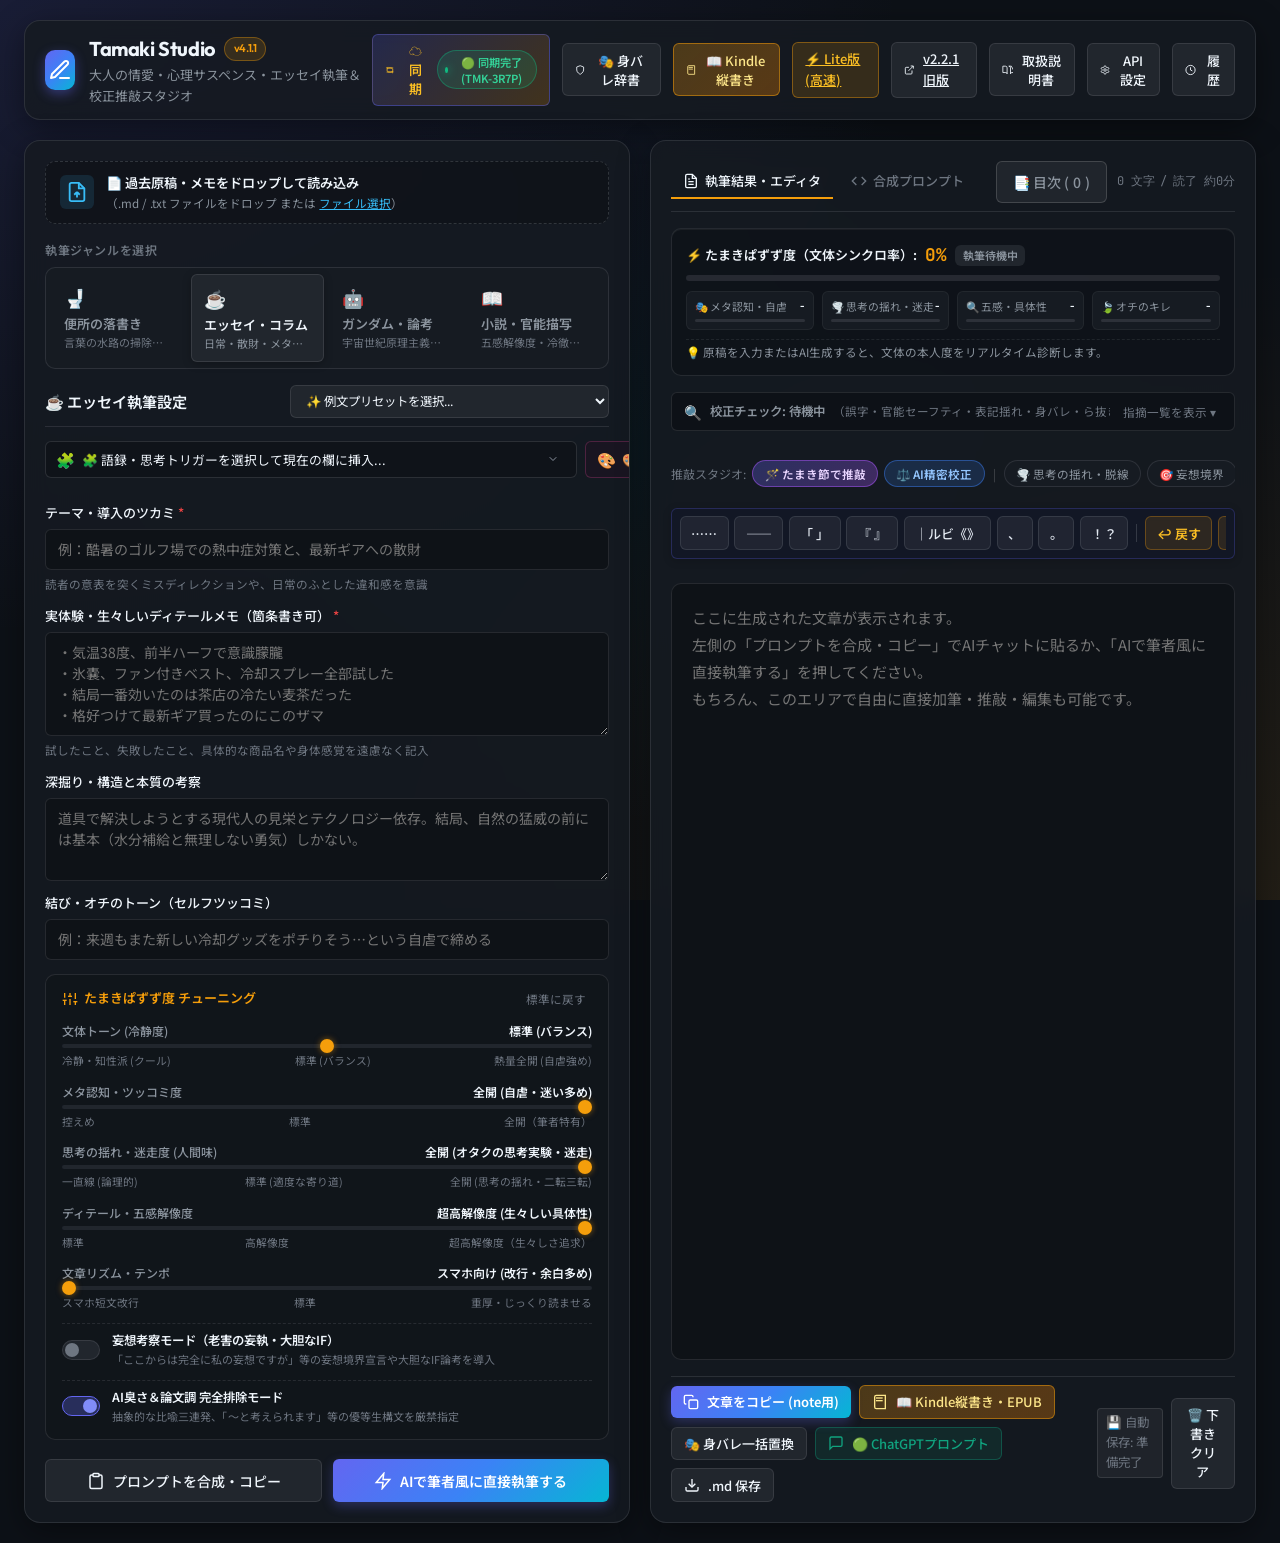
<file: index.html>
<!DOCTYPE html>
<html lang="ja">
<head>
  <meta charset="UTF-8">
  <meta name="viewport" content="width=device-width, initial-scale=1.0, maximum-scale=1.0, user-scalable=no, viewport-fit=cover, interactive-widget=resizes-content">
  <meta name="robots" content="noindex, nofollow">
  <title>Tamaki Studio v4.1.1 | たまきぱずず＆あずますくね専属 執筆工房</title>
  <meta name="description" content="たまきぱずず氏特有の文体およびあずますくね風『日常の静寂と秘められた微熱』・大人の情愛・心理サスペンスを完全再現・支援する専用執筆工房">
  
  <!-- iPhone / PWA Mobile App Support -->
  <meta name="apple-mobile-web-app-capable" content="yes">
  <meta name="apple-mobile-web-app-status-bar-style" content="black-translucent">
  <meta name="apple-mobile-web-app-title" content="TamakiStudio">
  <meta name="theme-color" content="#0d1117">
  <link rel="manifest" href="manifest.json">
  <link rel="apple-touch-icon" href="data:image/svg+xml,<svg xmlns='http://www.w3.org/2000/svg' viewBox='0 0 100 100' fill='%236366f1'><rect width='100' height='100' rx='20' fill='%230d1117'/><path d='M25 75h50M55 25l15 15L35 75l-15 5 5-15 30-40z' stroke='%23f59e0b' stroke-width='6' stroke-linecap='round' stroke-linejoin='round' fill='none'/></svg>">
  
  <link rel="preconnect" href="https://fonts.googleapis.com">
  <link rel="preconnect" href="https://fonts.gstatic.com" crossorigin>
  <link href="https://fonts.googleapis.com/css2?family=Inter:wght@300;400;500;600;700&family=Noto+Sans+JP:wght@300;400;500;700&family=Outfit:wght@400;600;700&family=JetBrains+Mono:wght@400;500&family=Shippori+Mincho:wght@400;600;700&display=swap" rel="stylesheet">
  <link rel="stylesheet" href="styles.css?v=4.1.1">
</head>
<body>
  <div class="app-container">
    <!-- Header -->
    <header class="app-header">
      <div class="brand">
        <div class="logo-icon">
          <svg width="24" height="24" viewBox="0 0 24 24" fill="none" stroke="currentColor" stroke-width="2" stroke-linecap="round" stroke-linejoin="round">
            <path d="M12 20h9"></path>
            <path d="M16.5 3.5a2.121 2.121 0 0 1 3 3L7 19l-4 1 1-4L16.5 3.5z"></path>
          </svg>
        </div>
        <div class="brand-text">
          <h1>Tamaki Studio <span class="badge badge-pulse">v4.1.1</span></h1>
          <p class="subtitle">大人の情愛・心理サスペンス・エッセイ執筆＆校正推敲スタジオ</p>
        </div>
      </div>
      <div class="header-actions">
        <button id="btn-mobile-sync" class="btn-secondary btn-sm btn-highlight-mobile" title="Mac ↔ iPhone クロスデバイス連続作業同期">
          <svg width="16" height="16" viewBox="0 0 24 24" fill="none" stroke="currentColor" stroke-width="2"><path d="M17.5 19.5 20 17m0 0-2.5-2.5M20 17H10C7.2 17 5 14.8 5 12s2.2-5 5-5h10M6.5 4.5 4 7m0 0 2.5 2.5M4 7h10c2.8 0 5 2.2 5 5s-2.2 5-5 5H4"/></svg>
          <span>☁️ 同期</span>
          <span class="sync-status-badge synced" id="header-sync-status"><span class="sync-dot"></span><span id="sync-status-text">🟢 同期完了</span></span>
        </button>
        <button id="btn-privacy-dict" class="btn-secondary btn-sm" title="実名・車種・ホテル名等の身バレ置換辞書管理">
          <svg width="16" height="16" viewBox="0 0 24 24" fill="none" stroke="currentColor" stroke-width="2"><path d="M12 22s8-4 8-10V5l-8-3-8 3v7c0 6 8 10 8 10z"/></svg>
          <span>🎭 身バレ辞書</span>
        </button>
        <button id="btn-kdp-export" class="btn-secondary btn-sm btn-highlight-kdp" title="Amazon Kindle(KDP)縦書き原稿・EPUBワンクリック出力">
          <svg width="16" height="16" viewBox="0 0 24 24" fill="none" stroke="currentColor" stroke-width="2"><path d="M4 19.5v-15A2.5 2.5 0 0 1 6.5 2H20v20H6.5a2.5 2.5 0 0 1-2.5-2.5Z"/><path d="M6 6h10"/><path d="M6 10h10"/></svg>
          <span>📖 Kindle縦書き</span>
        </button>
        <a href="./lite/index.html" class="btn-secondary btn-sm" style="background: rgba(245, 158, 11, 0.15); border-color: rgba(245, 158, 11, 0.4); color: #fbbf24;" title="超軽量高速版 Tamaki Studio-Lite を開く">
          <span>⚡ Lite版(高速)</span>
        </a>
        <a href="./v2.2.1/index.html" target="_blank" id="btn-v221" class="btn-secondary btn-sm" title="旧バージョン v2.2.1 Pro を開く">
          <svg width="16" height="16" viewBox="0 0 24 24" fill="none" stroke="currentColor" stroke-width="2"><path d="M18 13v6a2 2 0 0 1-2 2H5a2 2 0 0 1-2-2V8a2 2 0 0 1 2-2h6"></path><polyline points="15 3 21 3 21 9"></polyline><line x1="10" y1="14" x2="21" y2="3"></line></svg>
          <span>v2.2.1旧版</span>
        </a>
        <button id="btn-guide" class="btn-secondary btn-sm" title="取扱説明書・ガイド">
          <svg width="16" height="16" viewBox="0 0 24 24" fill="none" stroke="currentColor" stroke-width="2"><path d="M2 3h6a4 4 0 0 1 4 4v14a3 3 0 0 0-3-3H2z"></path><path d="M22 3h-6a4 4 0 0 1 4 4v14a3 3 0 0 1 3-3h7z"></path></svg>
          <span>取扱説明書</span>
        </button>
        <button id="btn-api-settings" class="btn-secondary btn-sm" title="API設定">
          <svg width="16" height="16" viewBox="0 0 24 24" fill="none" stroke="currentColor" stroke-width="2"><path d="M12.22 2h-.44a2 2 0 0 0-2 2v.18a2 2 0 0 1-1 1.73l-.43.25a2 2 0 0 1-2 0l-.15-.08a2 2 0 0 0-2.73.73l-.22.38a2 2 0 0 0 .73 2.73l.15.1a2 2 0 0 1 1 1.72v.51a2 2 0 0 1-1 1.74l-.15.09a2 2 0 0 0-.73 2.73l.22.38a2 2 0 0 0 2.73.73l.15-.08a2 2 0 0 1 2 0l.43.25a2 2 0 0 1 1 1.73V20a2 2 0 0 0 2 2h.44a2 2 0 0 0 2-2v-.18a2 2 0 0 1 1-1.73l.43-.25a2 2 0 0 1 2 0l.15.08a2 2 0 0 0 2.73-.73l.22-.39a2 2 0 0 0-.73-2.73l-.15-.08a2 2 0 0 1-1-1.74v-.5a2 2 0 0 1 1-1.74l.15-.09a2 2 0 0 0 .73-2.73l-.22-.38a2 2 0 0 0-2.73-.73l-.15.08a2 2 0 0 1-2 0l-.43-.25a2 2 0 0 1-1-1.73V4a2 2 0 0 0-2-2z"></path><circle cx="12" cy="12" r="3"></circle></svg>
          <span>API設定</span>
        </button>
        <button id="btn-history" class="btn-secondary btn-sm" title="生成履歴">
          <svg width="16" height="16" viewBox="0 0 24 24" fill="none" stroke="currentColor" stroke-width="2"><circle cx="12" cy="12" r="10"></circle><polyline points="12 6 12 12 16 14"></polyline></svg>
          <span>履歴</span>
        </button>
      </div>
    </header>

    <!-- Main Workspace -->
    <main class="workspace-grid">
      <!-- Left Panel: Input & Control -->
      <section class="panel input-panel">
        
        <!-- Document Drop Zone (v2.0 New Feature) -->
        <div class="drop-zone-card" id="drop-zone">
          <input type="file" id="file-input" accept=".md,.txt,.json" class="hidden-file-input">
          <div class="drop-zone-inner" id="drop-zone-inner">
            <div class="drop-icon">
              <svg width="22" height="22" viewBox="0 0 24 24" fill="none" stroke="currentColor" stroke-width="2"><path d="M14 2H6a2 2 0 0 0-2 2v16a2 2 0 0 0 2 2h12a2 2 0 0 0 2-2V8z"></path><polyline points="14 2 14 8 20 8"></polyline><line x1="12" y1="18" x2="12" y2="12"></line><line x1="9" y1="15" x2="12" y2="12"></line><line x1="15" y1="15" x2="12" y2="12"></line></svg>
            </div>
            <div class="drop-text">
              <span class="drop-title">📄 過去原稿・メモをドロップして読み込み</span>
              <span class="drop-sub">（.md / .txt ファイルをドロップ または <span class="drop-link">ファイル選択</span>）</span>
            </div>
          </div>
          <!-- Loaded Document Status Bar -->
          <div class="loaded-doc-bar hidden" id="loaded-doc-bar">
            <div class="doc-info">
              <span class="doc-badge">読込原稿</span>
              <span class="doc-name" id="loaded-doc-name">note_subculture.md</span>
              <span class="doc-chars" id="loaded-doc-chars">(0文字)</span>
            </div>
            <div class="doc-actions">
              <button type="button" id="btn-apply-doc-form" class="btn-text-sm" title="原稿からフォームへ要点を自動展開">フォームへ展開</button>
              <button type="button" id="btn-clear-doc" class="btn-text-sm text-danger" title="原稿の読み込みを解除">&times; 解除</button>
            </div>
          </div>
        </div>

        <!-- Mode Tabs -->
        <div class="mode-tabs-container">
          <div class="tabs-label">執筆ジャンルを選択</div>
          <div class="mode-tabs">
            <button class="mode-tab" data-mode="detox" id="tab-detox">
              <span class="tab-icon">🚽</span>
              <span class="tab-title">便所の落書き</span>
              <span class="tab-desc">言葉の水路の掃除・無機質デトックス</span>
            </button>
            <button class="mode-tab active" data-mode="essay" id="tab-essay">
              <span class="tab-icon">☕</span>
              <span class="tab-title">エッセイ・コラム</span>
              <span class="tab-desc">日常・散財・メタ認知・軽妙なオチ</span>
            </button>
            <button class="mode-tab" data-mode="subculture" id="tab-subculture">
              <span class="tab-icon">🤖</span>
              <span class="tab-title">ガンダム・論考</span>
              <span class="tab-desc">宇宙世紀原理主義・トミノ節・SF考証</span>
            </button>
            <button class="mode-tab" data-mode="novel" id="tab-novel">
              <span class="tab-icon">📖</span>
              <span class="tab-title">小説・官能描写</span>
              <span class="tab-desc">五感解像度・冷徹なメタ認知・大人の機微</span>
            </button>
          </div>
        </div>

        <!-- Dynamic Form Fields -->
        <div class="form-container">
          <div class="form-header">
            <h2 id="form-title">☕ エッセイ執筆設定</h2>
            <div class="preset-selector-wrapper">
              <select id="preset-selector" class="preset-dropdown" title="代表的なプリセット原稿を選択">
                <option value="" disabled selected>✨ 例文プリセットを選択...</option>
                <optgroup label="☕ エッセイ・散財">
                  <option value="essay_golf">真夏の酷暑ゴルフと冷却ベスト散財</option>
                  <option value="essay_gadget">最新ガジェット沼と安心感の購入</option>
                </optgroup>
                <optgroup label="🤖 ガンダム・サブカル論考">
                  <option value="subculture_gundam52">ガンダム全52話打ち切りIFとトミノメモ</option>
                  <option value="subculture_colony">テキサスコロニー建造とメガ・イマジニアリング</option>
                  <option value="subculture_requiem">復讐のレクイエムと看板(IP)の必然性</option>
                </optgroup>
                <optgroup label="📖 小説・官能描写">
                  <option value="novel_office">雨の夜のオフィスと冷徹なメタ認知</option>
                  <option value="novel_drive">車内の密室と理性が崩れるグラデーション</option>
                </optgroup>
              </select>
            </div>
          </div>

          <!-- Detox Fields (便所の落書き・言葉の水路の掃除モード) -->
          <div class="mode-fields hidden" id="fields-detox">
            <div class="detox-card">
              <div class="detox-card-header">
                <span class="detox-badge">🚽 無機質デトックスモード</span>
                <div class="detox-header-right" style="display: flex; align-items: center; gap: 8px;">
                  <select id="detox-history-select" class="detox-history-dropdown" title="過去の落書き履歴から復元">
                    <option value="">📜 過去の落書き履歴 (0件)...</option>
                  </select>
                  <span class="detox-counter" id="detox-char-count">0 文字</span>
                </div>
              </div>
              <p class="detox-hint">
                パラメータやAI診断を意識せず、ただ頭に浮かんだ生々しい感情や思考メモをそのまま吐き出してください。自動で履歴バックアップされ、消失しません。
              </p>
              <textarea id="detox-input" rows="7" class="detox-textarea" placeholder="ここに生の感情や思考をそのまま書き殴ってください（装飾・AIチェック・パラメータ設定は一切作動しません）..."></textarea>
              <div class="detox-actions" style="display: flex; gap: 8px; margin-top: 12px;">
                <button type="button" id="btn-save-detox-memo" class="btn-secondary btn-sm" style="flex: 1;" title="現在の落書きを手動で履歴ログに保存">
                  💾 履歴にスナップショット保存
                </button>
                <button type="button" id="btn-send-to-studio" class="btn-primary btn-sm" style="flex: 2;">
                  🚀 AIスタジオへ送る（履歴保存＆本編執筆へ展開）
                </button>
              </div>
            </div>
          </div>

          <!-- Dual Select Bar: Phrase & Sensory Palettes (v4.1) -->
          <div class="phrase-select-bar">
            <div class="phrase-select-inner">
              <span class="phrase-select-icon">🧩</span>
              <select id="phrase-select" class="phrase-select-dropdown" aria-label="たまきぱずず語録・思考トリガーを選択して挿入">
                <option value="">語録・思考トリガーを選択して現在の欄に挿入...</option>
              </select>
            </div>
            <div class="phrase-select-inner sensory-select-wrapper">
              <span class="phrase-select-icon">🎨</span>
              <select id="sensory-select" class="phrase-select-dropdown sensory-select-dropdown" aria-label="五感サンプリング・テクスチャパレットを選択して挿入">
                <option value="">五感サンプリング（微熱・光と影・匂い・音）を選択...</option>
              </select>
            </div>
          </div>

          <!-- Essay Fields -->
          <div class="mode-fields" id="fields-essay">
            <div class="form-group">
              <label for="essay-theme">テーマ・導入のツカミ <span class="required">*</span></label>
              <input type="text" id="essay-theme" placeholder="例：酷暑のゴルフ場での熱中症対策と、最新ギアへの散財">
              <span class="hint">読者の意表を突くミスディレクションや、日常のふとした違和感を意識</span>
            </div>

            <div class="form-group">
              <label for="essay-experience">実体験・生々しいディテールメモ（箇条書き可） <span class="required">*</span></label>
              <textarea id="essay-experience" rows="4" placeholder="・気温38度、前半ハーフで意識朦朧
・氷嚢、ファン付きベスト、冷却スプレー全部試した
・結局一番効いたのは茶店の冷たい麦茶だった
・格好つけて最新ギア買ったのにこのザマ"></textarea>
              <span class="hint">試したこと、失敗したこと、具体的な商品名や身体感覚を遠慮なく記入</span>
            </div>

            <div class="form-group">
              <label for="essay-insight">深掘り・構造と本質の考察</label>
              <textarea id="essay-insight" rows="3" placeholder="道具で解決しようとする現代人の見栄とテクノロジー依存。結局、自然の猛威の前には基本（水分補給と無理しない勇気）しかない。"></textarea>
            </div>

            <div class="form-group">
              <label for="essay-ending">結び・オチのトーン（セルフツッコミ）</label>
              <input type="text" id="essay-ending" placeholder="例：来週もまた新しい冷却グッズをポチりそう…という自虐で締める">
            </div>
          </div>

          <!-- Subculture Fields -->
          <div class="mode-fields hidden" id="fields-subculture">
            <div class="form-group">
              <label for="subculture-target">対象作品・トピック <span class="required">*</span></label>
              <input type="text" id="subculture-target" placeholder="例：機動戦士ガンダム 全52話打ち切りIF / テキサスコロニー建造計画">
            </div>

            <div class="form-group">
              <label for="subculture-doubts">感じた違和感・率直な本音 / 思考実験 <span class="required">*</span></label>
              <textarea id="subculture-doubts" rows="3" placeholder="・もし52話まで完走していたら、シャアはア・バオア・クーで戦死してZも逆シャアも消滅していた？
・打ち切られたからこそガンプラブームが生まれ、作品の純度が高まった逆説。
・泥とオイルの匂いがする一兵卒視点のリアリズムこそが宇宙世紀の真髄。"></textarea>
              <span class="hint">看板(IP)と本質を切り分け、オールドタイプ視点の率直な引っかかりを記入</span>
            </div>

            <div class="form-group">
              <label for="subculture-insight">深掘りしたい論点・考察（商業分析・SF技術的検証）</label>
              <textarea id="subculture-insight" rows="4" placeholder="・トミノメモの精査と、富野由悠季という巨匠がアクシデントを劇薬に変えたドラマ構造。
・テキサスコロニー等のメガ・イマジニアリング（ISRU現地資源利用、気候制御、生態系パッケージ）。
・バンダイのビジネスモデルとファンの熱量の化学反応。"></textarea>
            </div>

            <div class="form-group">
              <label for="subculture-ending">結びのトーン</label>
              <input type="text" id="subculture-ending" placeholder="例：「完全に富野御大の掌の上」「今夜は大人しく積みプラのバリでも削る」という老害オタクの自虐着地">
            </div>
          </div>

          <!-- Novel Fields (あずますくね風『日常の静寂と秘められた微熱』・大人の情愛・心理サスペンス) -->
          <div class="mode-fields hidden" id="fields-novel">
            <!-- Dual Monologue ('鍵'式 独白交代モード) Toggle -->
            <div class="dual-mode-toggle-card">
              <div class="dual-mode-header">
                <div class="dual-mode-title">
                  <span class="dual-icon">🗝️</span>
                  <span>『鍵』式・独白交代（デュアル・モノローグ）モード</span>
                </div>
                <label class="toggle-switch">
                  <input type="checkbox" id="toggle-dual-monologue">
                  <span class="toggle-slider"></span>
                </label>
              </div>
              <p class="dual-mode-desc">
                谷崎潤一郎『鍵』のように、「俺（男性視点）」と「保江（女性視点）」の密やかな企み・心理戦を並列で書き分け、交互に織り成す執筆モードです。
              </p>
            </div>

            <!-- Dual Monologue Editor Workspace (Visible when toggle is ON) -->
            <div id="dual-monologue-panel" class="dual-monologue-panel hidden">
              <div class="dual-names-config">
                <div class="dual-name-item">
                  <label for="dual-name-male">視点A（男性）:</label>
                  <input type="text" id="dual-name-male" value="俺" placeholder="俺 / 彼 / 夫">
                </div>
                <div class="dual-name-swap">⇄</div>
                <div class="dual-name-item">
                  <label for="dual-name-female">視点B（女性）:</label>
                  <input type="text" id="dual-name-female" value="保江" placeholder="保江 / 彼女 / 妻">
                </div>
              </div>

              <!-- View switch for mobile -->
              <div class="dual-mobile-tabs">
                <button type="button" class="dual-tab active" id="btn-dual-tab-male">👤 <span id="label-tab-male">俺の独白</span></button>
                <button type="button" class="dual-tab" id="btn-dual-tab-female">👠 <span id="label-tab-female">保江の独白</span></button>
              </div>

              <div class="dual-columns-grid">
                <!-- Column A: Male perspective -->
                <div class="dual-column" id="col-dual-male">
                  <div class="dual-col-header">
                    <span class="col-badge male-badge" id="badge-col-male">👤 俺（男性視点）の独白・心理戦</span>
                    <span class="dual-col-count" id="count-dual-male">0字</span>
                  </div>
                  <textarea id="dual-input-male" rows="6" class="dual-textarea" placeholder="・表向きの平然とした態度
・内心の猜疑心、理性の揺らぎ、秘められた執着
・彼女の所作や言葉の裏を冷徹に探る思考..."></textarea>
                </div>

                <!-- Column B: Female perspective -->
                <div class="dual-column" id="col-dual-female">
                  <div class="dual-col-header">
                    <span class="col-badge female-badge" id="badge-col-female">👠 保江（女性視点）の独白・微熱</span>
                    <span class="dual-col-count" id="count-dual-female">0字</span>
                  </div>
                  <textarea id="dual-input-female" rows="6" class="dual-textarea" placeholder="・見透かしているような微笑の裏側
・相手の視線を意識した微細な身のこなし、香水の意図
・日常の静寂の中で高まる秘められた微熱..."></textarea>
                </div>
              </div>

              <div class="dual-actions-bar">
                <button type="button" id="btn-merge-dual" class="btn-secondary btn-sm" style="flex: 1;">
                  🔀 二人の独白を交互にマージしてエディタへ展開
                </button>
              </div>
            </div>

            <!-- Standard Novel Fields -->
            <div class="form-group">
              <label for="novel-characters">登場人物（年齢・立場・距離感・秘められた関係） <span class="required">*</span></label>
              <textarea id="novel-characters" rows="2" placeholder="主人公：40代半ば・管理職・理性と欲望の板挟み
相手（女性）：30代前半・保江・凛とした佇まいだが密やかな企みと脆さを秘める"></textarea>
            </div>

            <div class="form-group">
              <label for="novel-setting">舞台・ロケーション・五感環境（光と影・音・匂い） <span class="required">*</span></label>
              <input type="text" id="novel-setting" placeholder="例：雨の降る夕暮れのオフィス、エアコンの唸りと濡れたアスファルトの匂い">
              <span class="hint">雨音、エアコンの送風音、タバコの匂い、グラスの結露、衣擦れの乾いた音など</span>
            </div>

            <div class="form-group">
              <label for="novel-focus">心理サスペンスの焦点・官能の機微（日常の静寂と微熱） <span class="required">*</span></label>
              <textarea id="novel-focus" rows="3" placeholder="・視線と沈黙による探り合い、言葉を選びながら進む心理戦
・触れるか触れないかの距離感で生まれる微熱のテクスチャ
・理性で自制しようとする自分を冷徹に眺めるメタ認知"></textarea>
            </div>

            <div class="form-group">
              <label for="novel-ending">余韻・着地（静寂への回帰・密やかな余白）</label>
              <input type="text" id="novel-ending" placeholder="例：戻らなければならない現実の気配、夜の静寂、残された香りと微熱">
            </div>
          </div>

          <!-- Style Tuning Sliders -->
          <div class="tuning-section">
            <div class="tuning-header">
              <div class="tuning-title">
                <svg width="16" height="16" viewBox="0 0 24 24" fill="none" stroke="currentColor" stroke-width="2"><line x1="4" y1="21" x2="4" y2="14"></line><line x1="4" y1="10" x2="4" y2="3"></line><line x1="12" y1="21" x2="12" y2="12"></line><line x1="12" y1="8" x2="12" y2="3"></line><line x1="20" y1="21" x2="20" y2="16"></line><line x1="20" y1="12" x2="20" y2="3"></line><line x1="1" y1="14" x2="7" y2="14"></line><line x1="9" y1="8" x2="15" y2="8"></line><line x1="17" y1="16" x2="23" y2="16"></line></svg>
                たまきぱずず度 チューニング
              </div>
              <button type="button" id="btn-reset-tuning" class="btn-text-sm">標準に戻す</button>
            </div>

            <div class="slider-group">
              <div class="slider-label">
                <span>文体トーン (冷静度)</span>
                <span class="slider-value" id="val-tone">標準 (バランス)</span>
              </div>
              <input type="range" id="slider-tone" min="1" max="3" value="2" step="1">
              <div class="slider-ticks">
                <span>冷静・知性派 (クール)</span>
                <span>標準 (バランス)</span>
                <span>熱量全開 (自虐強め)</span>
              </div>
            </div>

            <div class="slider-group">
              <div class="slider-label">
                <span>メタ認知・ツッコミ度</span>
                <span class="slider-value" id="val-meta">全開 (自虐・迷い多め)</span>
              </div>
              <input type="range" id="slider-meta" min="1" max="3" value="3" step="1">
              <div class="slider-ticks">
                <span>控えめ</span>
                <span>標準</span>
                <span>全開（筆者特有）</span>
              </div>
            </div>

            <div class="slider-group">
              <div class="slider-label">
                <span>思考の揺れ・迷走度 (人間味)</span>
                <span class="slider-value" id="val-turbulence">全開 (オタクの思考実験・迷走)</span>
              </div>
              <input type="range" id="slider-turbulence" min="1" max="3" value="3" step="1">
              <div class="slider-ticks">
                <span>一直線 (論理的)</span>
                <span>標準 (適度な寄り道)</span>
                <span>全開 (思考の揺れ・二転三転)</span>
              </div>
            </div>

            <div class="slider-group">
              <div class="slider-label">
                <span>ディテール・五感解像度</span>
                <span class="slider-value" id="val-detail">超高解像度 (生々しい具体性)</span>
              </div>
              <input type="range" id="slider-detail" min="1" max="3" value="3" step="1">
              <div class="slider-ticks">
                <span>標準</span>
                <span>高解像度</span>
                <span>超高解像度（生々しさ追求）</span>
              </div>
            </div>

            <div class="slider-group">
              <div class="slider-label">
                <span>文章リズム・テンポ</span>
                <span class="slider-value" id="val-tempo">スマホ向け (改行・余白多め)</span>
              </div>
              <input type="range" id="slider-tempo" min="1" max="3" value="1" step="1">
              <div class="slider-ticks">
                <span>スマホ短文改行</span>
                <span>標準</span>
                <span>重厚・じっくり読ませる</span>
              </div>
            </div>

            <div class="toggle-group">
              <label class="toggle-switch">
                <input type="checkbox" id="toggle-delusion">
                <span class="toggle-slider"></span>
              </label>
              <div class="toggle-text">
                <span class="toggle-title">妄想考察モード（老害の妄執・大胆なIF）</span>
                <span class="toggle-desc">「ここからは完全に私の妄想ですが」等の妄想境界宣言や大胆なIF論考を導入</span>
              </div>
            </div>

            <div class="toggle-group">
              <label class="toggle-switch">
                <input type="checkbox" id="toggle-anti-ai" checked>
                <span class="toggle-slider"></span>
              </label>
              <div class="toggle-text">
                <span class="toggle-title">AI臭さ＆論文調 完全排除モード</span>
                <span class="toggle-desc">抽象的な比喩三連発、「〜と考えられます」等の優等生構文を厳禁指定</span>
              </div>
            </div>
          </div>

          <!-- Action Buttons -->
          <div class="form-actions">
            <button type="button" id="btn-build-prompt" class="btn-secondary btn-block">
              <svg width="18" height="18" viewBox="0 0 24 24" fill="none" stroke="currentColor" stroke-width="2"><path d="M16 4h2a2 2 0 0 1 2 2v14a2 2 0 0 1-2 2H6a2 2 0 0 1-2-2V6a2 2 0 0 1 2-2h2"></path><rect x="8" y="2" width="8" height="4" rx="1" ry="1"></rect></svg>
              プロンプトを合成・コピー
            </button>
            <button type="button" id="btn-ai-generate" class="btn-primary btn-block">
              <svg width="18" height="18" viewBox="0 0 24 24" fill="none" stroke="currentColor" stroke-width="2"><polygon points="13 2 3 14 12 14 11 22 21 10 12 10 13 2"></polygon></svg>
              AIで筆者風に直接執筆する
            </button>
          </div>
        </div>
      </section>

      <!-- Right Panel: Output & Editor -->
      <section class="panel output-panel">
        <div class="output-header">
          <div class="output-tabs">
            <button class="output-tab active" id="tab-preview">
              <svg width="16" height="16" viewBox="0 0 24 24" fill="none" stroke="currentColor" stroke-width="2"><path d="M14 2H6a2 2 0 0 0-2 2v16a2 2 0 0 0 2 2h12a2 2 0 0 0 2-2V8z"></path><polyline points="14 2 14 8 20 8"></polyline><line x1="16" y1="13" x2="8" y2="13"></line><line x1="16" y1="17" x2="8" y2="17"></line><polyline points="10 9 9 9 8 9"></polyline></svg>
              執筆結果・エディタ
            </button>
            <button class="output-tab" id="tab-prompt-view">
              <svg width="16" height="16" viewBox="0 0 24 24" fill="none" stroke="currentColor" stroke-width="2"><polyline points="16 18 22 12 16 6"></polyline><polyline points="8 6 2 12 8 18"></polyline></svg>
              合成プロンプト
            </button>
          </div>
          
          <div class="output-header-right" style="display: flex; align-items: center; gap: 10px;">
            <button type="button" id="btn-toggle-outline" class="btn-secondary btn-xs btn-outline-toggle" title="見出し・章ごとのアウトライン目次を表示">
              📑 目次 (<span id="outline-count-badge">0</span>)
            </button>
            <div class="output-stats" id="output-stats">
              <span id="char-count">0 文字</span>
              <span class="divider">/</span>
              <span id="read-time">読了 約0分</span>
            </div>
          </div>
        </div>

        <!-- Real-time Synchro-Meter (v2.1 ChatGPT & Claude Review Enhanced) -->
        <div class="synchro-meter-card" id="synchro-meter-card">
          <div class="synchro-top">
            <div class="synchro-score-wrapper">
              <span class="synchro-label">⚡ たまきぱずず度（文体シンクロ率）:</span>
              <span class="synchro-score" id="synchro-score-val">0%</span>
              <span class="synchro-badge" id="synchro-badge">執筆待機中</span>
            </div>
            <div class="synchro-bar-bg">
              <div class="synchro-bar-fill" id="synchro-bar-fill" style="width: 0%;"></div>
            </div>
          </div>

          <div class="synchro-metrics-grid">
            <div class="metric-item">
              <div class="metric-head">
                <span class="metric-name">🎭 メタ認知・自虐</span>
                <span class="metric-val" id="metric-meta-val">-</span>
              </div>
              <div class="metric-bar"><div class="metric-bar-fill" id="metric-meta-fill" style="width: 0%;"></div></div>
            </div>
            <div class="metric-item">
              <div class="metric-head">
                <span class="metric-name">🌪️ 思考の揺れ・迷走</span>
                <span class="metric-val" id="metric-turbulence-val">-</span>
              </div>
              <div class="metric-bar"><div class="metric-bar-fill" id="metric-turbulence-fill" style="width: 0%;"></div></div>
            </div>
            <div class="metric-item">
              <div class="metric-head">
                <span class="metric-name">🔍 五感・具体性</span>
                <span class="metric-val" id="metric-detail-val">-</span>
              </div>
              <div class="metric-bar"><div class="metric-bar-fill" id="metric-detail-fill" style="width: 0%;"></div></div>
            </div>
            <div class="metric-item">
              <div class="metric-head">
                <span class="metric-name">🍃 オチのキレ</span>
                <span class="metric-val" id="metric-ending-val">-</span>
              </div>
              <div class="metric-bar"><div class="metric-bar-fill" id="metric-ending-fill" style="width: 0%;"></div></div>
            </div>
          </div>
          
          <div class="synchro-advice" id="synchro-advice">
            💡 原稿を入力またはAI生成すると、文体の本人度をリアルタイム診断します。
          </div>
        </div>

        <!-- Fact Check & Hallucination Alert Banner -->
        <div id="fact-check-alert" class="alert-banner warning-banner hidden">
          <div class="alert-icon">🔍</div>
          <div class="alert-content">
            <div class="alert-title">要ファクトチェック・用語確認（原理主義者アラート）</div>
            <div class="alert-desc" id="fact-check-details"></div>
          </div>
        </div>

        <!-- Compliance & Privacy Alert Banner (v3.0 New Feature) -->
        <div id="compliance-alert" class="alert-banner danger-banner hidden">
          <div class="alert-icon">🛡️</div>
          <div class="alert-content">
            <div class="alert-title">コンプラ・身バレ アラート（特定固有名詞検知）</div>
            <div class="alert-desc" id="compliance-details"></div>
          </div>
          <button id="btn-anonymize-names" class="btn-text-sm">ワンクリックフィクション化</button>
        </div>

        <!-- AI Smell & Academic Tone Warning Banner -->
        <div id="ai-smell-alert" class="alert-banner hidden">
          <div class="alert-icon">⚠️</div>
          <div class="alert-content">
            <div class="alert-title">AI臭さ・論文調表現が検知されました</div>
            <div class="alert-desc" id="ai-smell-details"></div>
          </div>
          <button id="btn-fix-smell" class="btn-text-sm">ワンクリック脱論文化</button>
        </div>

        <!-- Fast Proofreading Inspector (v4.0 & v4.1 Enhanced: 官能セーフティ統合) -->
        <div id="proofread-inspector" class="proofread-inspector">
          <div class="proofread-header" id="proofread-header">
            <div class="proofread-status">
              <span class="proofread-icon" id="proofread-icon">🔍</span>
              <span class="proofread-badge" id="proofread-badge">校正チェック: 指摘なし</span>
              <span class="proofread-sub" id="proofread-sub">（誤字・官能セーフティ・表記揺れ・身バレ・ら抜き・助詞重複・長文を自動監視）</span>
            </div>
            <button type="button" id="btn-toggle-proofread" class="btn-text-sm" aria-expanded="false">
              <span id="proofread-toggle-text">指摘一覧を表示</span> <span id="proofread-toggle-arrow">▾</span>
            </button>
          </div>
          <div id="proofread-body" class="proofread-body hidden">
            <div id="proofread-list" class="proofread-list">
              <!-- 動的に指摘カードが挿入される -->
            </div>
            <div class="proofread-actions-bar">
              <button type="button" id="btn-fix-all-proofread" class="btn-secondary btn-xs">⚡ 一括修正可能な表記・誤字・官能置換を反映</button>
            </div>
          </div>
        </div>

        <!-- Quick Rewrite / Polish Chips -->
        <div class="quick-rewrite-bar">
          <span class="chip-label">推敲スタジオ:</span>
          <span id="selection-polish-badge" class="selection-polish-badge hidden" title="エディタで選択中のテキストのみを推敲します">
            ✂️ 選択範囲（<span id="selected-char-count">0</span>字）推敲モード
          </span>
          <button class="rewrite-chip chip-ai-primary" id="btn-polish-tamaki" title="たまき節の持ち味を活かして贅肉を削ぎ落とす本格推敲">🪄 たまき節で推敲</button>
          <button class="rewrite-chip chip-ai-secondary" id="btn-polish-proofread" title="文脈に沿った誤字脱字・構文の客観的AI校正">⚖️ AI精密校正</button>
          <span class="chip-divider">|</span>
          <button class="rewrite-chip" data-action="add-turbulence">🌪️ 思考の揺れ・脱線</button>
          <button class="rewrite-chip" data-action="declare-delusion">🎯 妄想境界</button>
          <button class="rewrite-chip" data-action="add-toxic">💥 原理主義の毒気</button>
          <button class="rewrite-chip" data-action="more-meta">🔥 自虐ツッコミ</button>
          <button class="rewrite-chip" data-action="more-detail">🔍 五感解像度</button>
          <button class="rewrite-chip" data-action="lighter-ending">🍃 軽やかなオチ</button>
          <button class="rewrite-chip" data-action="clean-ai">✨ 脱論文化</button>
        </div>

        <!-- iPhone & Mobile Quick Writing Assist Bar (v4.1.1) -->
        <div class="quick-assist-bar" id="quick-assist-bar">
          <div class="assist-scroll-track">
            <button type="button" class="assist-btn" data-insert="……" title="三点リーダー">……</button>
            <button type="button" class="assist-btn" data-insert="――" title="ダッシュ">――</button>
            <button type="button" class="assist-btn" data-wrap="「" data-wrap-end="」" title="かぎ括弧">「 」</button>
            <button type="button" class="assist-btn" data-wrap="『" data-wrap-end="』" title="二重かぎ括弧">『 』</button>
            <button type="button" class="assist-btn" data-wrap="｜" data-wrap-end="《》" title="小説ルビ記法">｜ルビ《》</button>
            <button type="button" class="assist-btn" data-insert="、" title="読点">、</button>
            <button type="button" class="assist-btn" data-insert="。" title="句点">。</button>
            <button type="button" class="assist-btn" data-insert="！？" title="感嘆符疑問符">！？</button>
            <span class="assist-divider"></span>
            <button type="button" class="assist-btn assist-action" id="btn-quick-undo" title="直前の入力を元に戻す">↩ 戻す</button>
            <button type="button" class="assist-btn assist-action" id="btn-quick-copy" title="全文章をコピー">📋 コピー</button>
            <button type="button" class="assist-btn assist-action" id="btn-quick-zen" title="iPhone集中執筆モード切り替え">🔲 集中</button>
          </div>
        </div>

        <!-- Editor Area with Outline Drawer -->
        <div class="editor-wrapper">
          <!-- Text Area for Editing -->
          <textarea id="output-editor" class="editor-textarea" placeholder="ここに生成された文章が表示されます。
左側の「プロンプトを合成・コピー」でAIチャットに貼るか、「AIで筆者風に直接執筆する」を押してください。
もちろん、このエリアで自由に直接加筆・推敲・編集も可能です。"></textarea>

          <!-- Outline Drawer (v4.1 長文・1万字執筆対応) -->
          <div id="outline-drawer" class="outline-drawer hidden">
            <div class="outline-drawer-header">
              <span class="outline-drawer-title">📑 目次・アウトライン</span>
              <button type="button" id="btn-close-outline" class="btn-text-sm">&times;</button>
            </div>
            <div id="outline-items" class="outline-items">
              <div class="outline-empty">見出し（# 第一章、■、第N話 等）を入力すると自動で目次が生成されます</div>
            </div>
          </div>

          <!-- Loading Overlay -->
          <div id="loading-overlay" class="loading-overlay hidden">
            <div class="spinner"></div>
            <div class="loading-text" id="loading-text">たまきぱずず風に執筆中...</div>
            <div class="loading-sub" id="loading-sub">（過去原稿のお手本を参照し、鋭いメタ認知と生々しいディテールを練り込み中）</div>
          </div>
        </div>

        <!-- Output Actions Footer -->
        <div class="output-footer">
          <div class="footer-left" style="display: flex; align-items: center; gap: 8px; flex-wrap: wrap;">
            <button id="btn-copy-output" class="btn-primary btn-sm">
              <svg width="16" height="16" viewBox="0 0 24 24" fill="none" stroke="currentColor" stroke-width="2"><rect x="9" y="9" width="13" height="13" rx="2" ry="2"></rect><path d="M5 15H4a2 2 0 0 1-2-2V4a2 2 0 0 1 2-2h9a2 2 0 0 1 2 2v1"></path></svg>
              <span>文章をコピー (note用)</span>
            </button>
            <button id="btn-export-kdp-footer" class="btn-secondary btn-sm btn-highlight-kdp" title="縦書きプレビュー・Kindle縦書き・EPUB出力">
              <svg width="16" height="16" viewBox="0 0 24 24" fill="none" stroke="currentColor" stroke-width="2"><path d="M4 19.5v-15A2.5 2.5 0 0 1 6.5 2H20v20H6.5a2.5 2.5 0 0 1-2.5-2.5Z"/><path d="M6 6h10"/><path d="M6 10h10"/></svg>
              <span>📖 Kindle縦書き・EPUB</span>
            </button>
            <button id="btn-apply-privacy-dict-footer" class="btn-secondary btn-sm" title="登録された身バレ辞書で原稿全体を一括フィクション化">
              <span>🎭 身バレ一括置換</span>
            </button>
            <button id="btn-copy-chatgpt" class="btn-secondary btn-sm btn-chatgpt-copy" title="ChatGPTでの推敲用に指示プロンプト付きでクリップボードにコピー">
              <svg width="16" height="16" viewBox="0 0 24 24" fill="none" stroke="currentColor" stroke-width="2"><path d="M21 15a2 2 0 0 1-2 2H7l-4 4V5a2 2 0 0 1 2-2h14a2 2 0 0 1 2 2z"></path></svg>
              <span>🟢 ChatGPTプロンプト</span>
            </button>
            <button id="btn-download-md" class="btn-secondary btn-sm">
              <svg width="16" height="16" viewBox="0 0 24 24" fill="none" stroke="currentColor" stroke-width="2"><path d="M21 15v4a2 2 0 0 1-2 2H5a2 2 0 0 1-2-2v-4"></path><polyline points="7 10 12 15 17 10"></polyline><line x1="12" y1="15" x2="12" y2="3"></line></svg>
              <span>.md 保存</span>
            </button>
          </div>
          <div class="footer-right" style="display: flex; align-items: center; gap: 8px;">
            <span class="autosave-badge" id="autosave-status-text" style="font-size: 0.78rem; color: var(--text-muted); padding: 4px 8px; background: rgba(255,255,255,0.05); border-radius: 4px; border: 1px solid var(--border-color, rgba(255,255,255,0.1));">💾 自動保存: 準備完了</span>
            <button id="btn-clear-draft" class="btn-secondary btn-sm" title="入力内容・下書きをクリアして初期状態に戻す">
              <span>🗑️ 下書きクリア</span>
            </button>
          </div>
        </div>
      </section>
    </main>

    <!-- Modal: API Settings -->
    <div id="modal-api-settings" class="modal-backdrop hidden">
      <div class="modal-card">
        <div class="modal-drag-handle"></div>
        <div class="modal-header">
          <h3>⚡ API連携設定</h3>
          <button class="modal-close" id="btn-close-api-modal">&times;</button>
        </div>
        <div class="modal-body">
          <p class="modal-desc">
            Gemini APIキーを設定すると、アプリ内で直接「たまきぱずず風」の文章を瞬時に執筆・生成できます。<br>
            <small>※ APIキーはお使いのブラウザ（LocalStorage）にのみ安全に保存され、外部サーバーへ送信されません。</small>
          </p>

          <div class="form-group">
            <label for="api-key-input">Google Gemini API Key</label>
            <input type="password" id="api-key-input" placeholder="AIzaSy...">
            <span class="hint"><a href="https://aistudio.google.com/app/apikey" target="_blank" rel="noopener">Google AI Studio</a> から無料で即座に取得できます。</span>
          </div>

          <div class="form-group">
            <div style="display: flex; justify-content: space-between; align-items: center; margin-bottom: 6px;">
              <label for="api-model-select" style="margin-bottom: 0;">使用モデル</label>
              <button id="btn-fetch-models" type="button" class="btn-secondary btn-sm" style="padding: 4px 10px; font-size: 12px; cursor: pointer;">🔍 利用可能モデルを自動取得</button>
            </div>
            <select id="api-model-select">
              <option value="gemini-1.5-flash-latest">Gemini 1.5 Flash (最新・無料枠おすすめ)</option>
              <option value="gemini-1.5-flash-002">Gemini 1.5 Flash 002 (安定)</option>
              <option value="gemini-1.5-flash-001">Gemini 1.5 Flash 001</option>
              <option value="gemini-1.5-flash">Gemini 1.5 Flash</option>
              <option value="gemini-1.5-pro-latest">Gemini 1.5 Pro (最新・高精度)</option>
              <option value="gemini-1.5-pro">Gemini 1.5 Pro</option>
              <option value="gemini-2.0-flash">Gemini 2.0 Flash</option>
              <option value="gemini-2.0-flash-lite">Gemini 2.0 Flash-Lite</option>
            </select>
            <span id="model-fetch-status" class="hint" style="margin-top: 4px; display: none;"></span>
          </div>
        </div>
        <div class="modal-footer">
          <button id="btn-save-api" class="btn-primary">設定を保存</button>
        </div>
      </div>
    </div>

    <!-- Modal: History -->
    <div id="modal-history" class="modal-backdrop hidden">
      <div class="modal-card modal-lg">
        <div class="modal-drag-handle"></div>
        <div class="modal-header">
          <h3>🕒 執筆・生成履歴</h3>
          <button class="modal-close" id="btn-close-history-modal">&times;</button>
        </div>
        <div class="modal-body">
          <div id="history-list" class="history-list">
            <!-- Rendered by JS -->
          </div>
        </div>
        <div class="modal-footer">
          <button id="btn-clear-history" class="btn-secondary btn-sm">履歴を全消去</button>
        </div>
      </div>
    </div>

    <!-- Modal: Guide / Walkthrough -->
    <div id="modal-guide" class="modal-backdrop hidden">
      <div class="modal-card modal-lg">
        <div class="modal-drag-handle"></div>
        <div class="modal-header">
          <h3>📖 Tamaki Studio v4.1.1 完全取扱説明書</h3>
          <button class="modal-close" id="btn-close-guide-modal">&times;</button>
        </div>
        <div class="modal-body">
          <div class="guide-content" style="font-size: 0.875rem; line-height: 1.7; color: var(--text-primary);">
            <h4 style="color: var(--text-accent); margin-bottom: 0.5rem;">🔥 v4.1.1 iPhone 14 Pro 最適化＆創作新機能</h4>
            <ul style="padding-left: 1.25rem; margin-bottom: 0.75rem; display: flex; flex-direction: column; gap: 0.4rem; color: var(--text-secondary);">
              <li><strong style="color: var(--text-primary);">🗝️ 『鍵』式・独白交代（デュアル・モノローグ）モード</strong>: 谷崎潤一郎『鍵』にインスパイアされた、男性視点（俺）と女性視点（保江）の心理・企みを2列並列で書き分け、交互に織り成す専用執筆機能。</li>
              <li><strong style="color: var(--text-primary);">🛡️ 官能セーフティ・表現リスク事前検知＆文学的言い換え</strong>: 露骨・過激な単語をローカル検知し、「微熱を帯びた皮膚」「衣擦れの音」など五感・心理描写へワンタップで文学的に昇華。</li>
              <li><strong style="color: var(--text-primary);">🎨 五感サンプリング（テクスチャ）パレット</strong>: 視覚（光と影）、聴覚（雨音・エアコンの唸り）、嗅覚（タバコ・柔軟剤）、触感（微熱・冷たさ）などの具体的ファクトを1行で即座に挿入。</li>
              <li><strong style="color: var(--text-primary);">🎭 カスタム「身バレ置換辞書」管理</strong>: 実名、車種、ホテル名、地名などを登録し、原稿全体からワンクリックで完全フィクション化。</li>
              <li><strong style="color: var(--text-primary);">📖 Kindle（KDP）縦書き原稿・EPUBワンクリック出力</strong>: 本格的な縦書きプレビュー、でんでんコンバーター用Markdown、完全ブラウザ完結のEPUB3ファイル書き出し。</li>
              <li><strong style="color: var(--text-primary);">🚽 便所の落書き 自動履歴保存＆バックアップ</strong>: 本編へ展開しても元の落書きメモが履歴ログに完全保管され、いつでも未加工原稿へ復元可能。</li>
              <li><strong style="color: var(--text-primary);">✂️ 部分推敲（選択範囲のみプロンプト適用）</strong>: 原稿の選択した特定の段落や章だけを対象に、たまき節推敲や校正を実行＆差分置換。</li>
              <li><strong style="color: var(--text-primary);">📑 長文（1万字規模）執筆用アウトライン目次</strong>: 見出し（# 第一章、■、第N話等）を自動検出し、クリック一発で該当行へスムーズジャンプ。</li>
              <li><strong style="color: var(--text-primary);">🟢 Tamaki Sync 競合防止＆3色ステータス可視化</strong>: タイムスタンプ比較厳密化と 🟢同期完了 / 🟡同期中 / 🔴オフライン保存 の常時可視化。</li>
            </ul>

            <h4 style="color: var(--text-accent); margin-top: 1rem; margin-bottom: 0.5rem;">📱 iPhone / スマホでの快適な使い方</h4>
            <p style="margin-bottom: 0.75rem; color: var(--text-secondary);">
              Safariの「共有」ボタン →「<strong>ホーム画面に追加</strong>」を行うと、iPhoneのホーム画面から全画面のネイティブアプリ感覚でいつでも一発起動できます。
            </p>

            <h4 style="color: var(--text-accent); margin-top: 1rem; margin-bottom: 0.5rem;">🚀 noteへの投稿・シームレス執筆フロー</h4>
            <ol style="padding-left: 1.25rem; display: flex; flex-direction: column; gap: 0.35rem; color: var(--text-secondary);">
              <li>「便所の落書き」モードで頭の中の感情やテーマを吐き出し、「AIスタジオへ送る」をタップ</li>
              <li>「AIで筆者風に直接執筆」を押してGeminiでベース原稿を生成</li>
              <li>「五感パレット」や「推敲スタジオ」で情景の解像度と文体のキレを高める</li>
              <li>「Kindle縦書き・EPUB」または「文章をコピー (note用)」で作品を出力！</li>
            </ol>
          </div>
        </div>
        <div class="modal-footer">
          <button id="btn-close-guide-footer" class="btn-primary btn-sm">閉じる</button>
        </div>
      </div>
    </div>

    <!-- Modal: Mac ↔ iPhone Cross-Device Sync (Tamaki Sync 3.0) -->
    <div id="modal-mobile-sync" class="modal-backdrop hidden">
      <div class="modal-card modal-card-large">
        <div class="modal-drag-handle"></div>
        <div class="modal-header">
          <h3>☁️ Mac ↔ iPhone クロスデバイス連続作業同期 (Tamaki Sync 3.0)</h3>
          <button class="modal-close" id="btn-close-mobile-modal">&times;</button>
        </div>
        <div class="modal-body">
          <!-- Sync Mode Tabs -->
          <div class="sync-nav-tabs">
            <button id="btn-sync-tab-auto" class="sync-tab-btn active">
              <span>☁️ クラウド自動連動</span>
            </button>
            <button id="btn-sync-tab-qr" class="sync-tab-btn">
              <span>📱 1タップQR引き継ぎ</span>
            </button>
            <button id="btn-sync-tab-clip" class="sync-tab-btn">
              <span>📋 クリップボード連携</span>
            </button>
          </div>

          <!-- Panel 1: Cloud Auto Sync -->
          <div id="sync-panel-auto" class="sync-panel active">
            <div class="sync-status-card">
              <div class="sync-status-header">
                <span class="sync-badge-large" id="sync-card-badge"><span class="sync-dot"></span> リアルタイム同期中</span>
                <span class="sync-time-text" id="sync-card-time">最終同期: 未同期</span>
              </div>
              <p class="sync-desc">
                MacとiPhoneで<strong>同じペアリング同期コード</strong>を設定すると、文字を入力するたびにクラウドへ保存され、別端末を開いたときにそのまま続きから作業を再開できます。
              </p>
            </div>

            <div class="form-group" style="margin-top: 1rem;">
              <label style="font-size: 0.8rem; font-weight: 600;">🔑 あなたのペアリング同期コード (Sync Key)</label>
              <div style="display: flex; gap: 0.5rem;">
                <input type="text" id="sync-code-input" style="font-family: monospace; font-size: 1rem; font-weight: 700; letter-spacing: 2px; text-transform: uppercase; text-align: center;" placeholder="TMK-XXXX">
                <button id="btn-gen-sync-code" class="btn-secondary btn-sm" title="新しいコードを生成">🎲 再生成</button>
                <button id="btn-save-sync-code" class="btn-primary btn-sm">接続設定</button>
              </div>
              <p class="help-text">※ iPhoneでも同じコードを入れるだけでペアリングが完了します。</p>
            </div>

            <div class="form-group" style="margin-top: 1rem;">
              <label style="font-size: 0.8rem; font-weight: 600; display: flex; justify-content: space-between; align-items: center;">
                <span>⏱️ 自動保存・同期の周期</span>
                <span id="sync-interval-indicator" class="sync-interval-indicator" style="font-size: 0.75rem; color: #10b981; font-weight: 500;">🟢 10秒周期で同期中</span>
              </label>
              <div style="display: flex; gap: 0.5rem; align-items: center;">
                <select id="sync-interval-select" class="form-select-dark" style="flex: 1; padding: 0.6rem 0.8rem; border-radius: 8px; border: 1px solid rgba(255,255,255,0.15); background: rgba(15, 23, 42, 0.8); color: #f8fafc; font-size: 0.9rem; outline: none;">
                  <option value="0">オフ (手動 / 入力時のみ)</option>
                  <option value="5000">5秒ごと (高頻度リアルタイム)</option>
                  <option value="10000" selected>10秒ごと (推奨)</option>
                  <option value="30000">30秒ごと</option>
                  <option value="60000">1分ごと</option>
                  <option value="300000">5分ごと</option>
                </select>
              </div>
              <p class="help-text">※ 指定した周期でローカル保存およびMac ↔ iPhone間のクラウド同期を自動実行します。</p>
            </div>

            <div class="sync-action-buttons" style="display: flex; gap: 0.75rem; margin-top: 1.25rem;">
              <button id="btn-pull-cloud-sync" class="btn-secondary btn-sm" style="flex: 1; padding: 0.75rem; font-weight: 600; display: flex; align-items: center; justify-content: center; gap: 0.4rem;">
                <svg width="18" height="18" viewBox="0 0 24 24" fill="none" stroke="currentColor" stroke-width="2"><path d="M21 15v4a2 2 0 0 1-2 2H5a2 2 0 0 1-2-2v-4"></path><polyline points="7 10 12 15 17 10"></polyline><line x1="12" y1="15" x2="12" y2="3"></line></svg>
                <span>クラウドから続きを取得</span>
              </button>
              <button id="btn-push-cloud-sync" class="btn-primary btn-sm" style="flex: 1; padding: 0.75rem; font-weight: 600; display: flex; align-items: center; justify-content: center; gap: 0.4rem;">
                <svg width="18" height="18" viewBox="0 0 24 24" fill="none" stroke="currentColor" stroke-width="2"><path d="M17 18a5 5 0 0 0-10 0"></path><line x1="12" y1="9" x2="12" y2="15"></line><line x1="9" y1="12" x2="15" y2="12"></line><path d="M17.5 19H19a3 3 0 0 0 0-6h-.025A5.56 5.56 0 0 0 16 7.025A5.4 5.4 0 0 0 11 3.5C7.96 3.5 5.5 5.96 5.5 9c0 .4.04.79.12 1.17A4.5 4.5 0 0 0 2 14.5 4.5 4.5 0 0 0 6.5 19H7"></path></svg>
                <span>今すぐクラウドに保存</span>
              </button>
            </div>
          </div>

          <!-- Panel 2: Direct QR Handoff -->
          <div id="sync-panel-qr" class="sync-panel">
            <div style="display: flex; gap: 0.5rem; justify-content: center; margin-bottom: 1rem;">
              <button id="btn-sync-type-remote" class="btn-secondary btn-sm active" style="flex: 1; font-weight: 600;">🌐 Web / 外出先用 (GitHub Pages)</button>
              <button id="btn-sync-type-wifi" class="btn-secondary btn-sm" style="flex: 1;">🏠 ローカルWi-Fi用</button>
            </div>

            <p class="modal-desc" id="mobile-sync-desc" style="margin-bottom: 0.75rem; font-size: 0.85rem; color: var(--text-secondary); text-align: center;">
              iPhoneの<strong>カメラアプリ</strong>で以下のQRコードをかざすと、自動的にペアリングされた状態でSafariが起動し、続きが書けます。
            </p>
            
            <div style="text-align: center;">
              <div id="qrcode-container" class="qrcode-wrapper" style="display: inline-flex; padding: 1rem; background: #ffffff; border-radius: 12px; box-shadow: 0 4px 20px rgba(0,0,0,0.3); margin: 0.5rem auto 1rem;">
                <!-- QR Code will be injected here -->
              </div>
            </div>

            <div class="form-group" style="text-align: left; margin-top: 0.5rem;">
              <label style="font-size: 0.75rem;" id="mobile-url-label">直接アクセス＆引き継ぎURL</label>
              <div style="display: flex; gap: 0.5rem;">
                <input type="text" id="mobile-access-url" style="font-family: monospace; font-size: 0.85rem;" value="http://192.168.0.12:8085">
                <button id="btn-copy-mobile-url" class="btn-secondary btn-sm" style="white-space: nowrap;">URLコピー</button>
              </div>
            </div>
          </div>

          <!-- Panel 3: Universal Clipboard Sync -->
          <div id="sync-panel-clip" class="sync-panel">
            <p class="modal-desc" style="margin-bottom: 1rem; font-size: 0.85rem; color: var(--text-secondary);">
              MacとiPhoneが同じApple IDでログインしている場合、<strong>ユニバーサルクリップボード (Handoff)</strong> を使って一瞬で文章データを引き継げます。
            </p>

            <div style="display: flex; flex-direction: column; gap: 0.75rem;">
              <button id="btn-copy-clipboard-sync" class="btn-secondary btn-sm" style="padding: 0.8rem; text-align: left; display: flex; align-items: center; justify-content: space-between;">
                <div>
                  <div style="font-weight: 600; font-size: 0.9rem;">📋 現在の作業全データをクリップボードにコピー</div>
                  <div style="font-size: 0.75rem; color: var(--text-muted);">入力中の文章・下書き・モデル設定をまとめてコピーします</div>
                </div>
                <span class="btn-icon">➔</span>
              </button>

              <button id="btn-restore-clipboard-sync" class="btn-primary btn-sm" style="padding: 0.8rem; text-align: left; display: flex; align-items: center; justify-content: space-between;">
                <div>
                  <div style="font-weight: 600; font-size: 0.9rem;">📥 クリップボードから作業全データを復元</div>
                  <div style="font-size: 0.75rem; color: var(--text-muted);">コピーされたデータを読み込んでエディタに復元します</div>
                </div>
                <span class="btn-icon">➔</span>
              </button>
            </div>
          </div>

          <div class="mobile-guide-steps" style="margin-top: 1.25rem; text-align: left; background: var(--bg-tertiary); padding: 1rem; border-radius: 8px; border: 1px solid var(--border-subtle);">
            <div style="font-weight: 600; color: var(--accent-amber); font-size: 0.85rem; margin-bottom: 0.5rem;" id="mobile-guide-title">📲 iPhoneホーム画面に追加してアプリ化する手順</div>
            <ol style="padding-left: 1.25rem; font-size: 0.8rem; color: var(--text-secondary); display: flex; flex-direction: column; gap: 0.35rem;" id="mobile-guide-list">
              <li>iPhoneの <strong>Safari</strong> でアクセスURL（またはQRコード）を開く</li>
              <li>画面下の <strong>「共有」ボタン</strong>（四角から上矢印）をタップ</li>
              <li><strong>「ホーム画面に追加」</strong> をタップ</li>
              <li>ホーム画面に専用アイコンが並び、全画面アプリとして起動・スムーズに連携できます！</li>
            </ol>
          </div>
        </div>
        <div class="modal-footer">
          <button id="btn-close-mobile-footer" class="btn-primary btn-sm">閉じる</button>
        </div>
      </div>
    </div>

    <!-- Modal: Polish Diff & Refinement Studio (v4.0 Core Feature) -->
    <div id="modal-polish-diff" class="modal-backdrop hidden">
      <div class="modal-card modal-card-lg">
        <div class="modal-drag-handle"></div>
        <div class="modal-header">
          <div class="modal-header-title" style="display: flex; align-items: center; gap: 8px;">
            <span style="font-size: 1.3rem;">🪄</span>
            <h3 id="polish-modal-title" style="margin: 0; font-size: 1.15rem;">たまき節 推敲スタジオ</h3>
          </div>
          <button class="modal-close" id="btn-close-polish-modal">&times;</button>
        </div>
        <div class="modal-body">
          <div class="polish-advice-box" id="polish-advice-box">
            <div class="advice-header">💡 編集者の推敲メモ</div>
            <div class="advice-content" id="polish-advice-text">推敲案を生成中...</div>
          </div>
          
          <div class="diff-container">
            <div class="diff-tabs-bar">
              <div class="diff-tabs">
                <button type="button" class="diff-tab active" id="tab-view-diff">差分（ビフォー/アフター）</button>
                <button type="button" class="diff-tab" id="tab-view-raw">推敲後テキスト全文</button>
              </div>
              <span class="diff-stats-pill" id="diff-stats-pill">変更点: 計算中</span>
            </div>
            
            <div id="diff-view-content" class="diff-view-content">
              <!-- 差分ハイライトが動的に挿入される -->
            </div>
            <textarea id="polished-raw-text" class="polished-raw-textarea hidden" readonly placeholder="推敲後テキスト"></textarea>
          </div>
        </div>
        <div class="modal-footer" style="display: flex; justify-content: space-between; align-items: center; flex-wrap: wrap; gap: 8px;">
          <div style="font-size: 0.8rem; color: var(--text-muted);" id="polish-footer-hint">
            ※ 反映すると現在のエディタ本文が推敲後の文章で置き換わります（履歴に保存されます）
          </div>
          <div style="display: flex; gap: 8px;">
            <button type="button" id="btn-copy-polished" class="btn-secondary btn-sm">📋 推敲文をコピー</button>
            <button type="button" id="btn-apply-polished" class="btn-primary btn-sm">✨ この推敲案をエディタに反映</button>
          </div>
        </div>
      </div>
    </div>

    <!-- Modal: Privacy Dictionary Management (v4.1 New Feature) -->
    <div id="modal-privacy-dict" class="modal-backdrop hidden">
      <div class="modal-card modal-card-lg">
        <div class="modal-drag-handle"></div>
        <div class="modal-header">
          <div style="display: flex; align-items: center; gap: 8px;">
            <span style="font-size: 1.3rem;">🎭</span>
            <h3 style="margin: 0;">カスタム「身バレ置換辞書」管理</h3>
          </div>
          <button class="modal-close" id="btn-close-privacy-modal">&times;</button>
        </div>
        <div class="modal-body">
          <p class="modal-desc" style="margin-bottom: 1rem;">
            実体験メモに出てくる実名・実在の車種・ホテル名・地名などを、フィクション用の仮名とセットで登録できます。執筆後にワンクリックで原稿全体を一括変換し、安全なフィクション原稿に仕上げられます。
          </p>

          <!-- Add Entry Form -->
          <div class="privacy-dict-add-bar">
            <input type="text" id="dict-input-real" placeholder="元の固有名詞（例: マークII）" class="dict-input">
            <span class="dict-arrow">➔</span>
            <input type="text" id="dict-input-fic" placeholder="置換後（例: クラシックセダン）" class="dict-input">
            <button type="button" id="btn-add-dict-entry" class="btn-primary btn-sm">➕ 追加</button>
          </div>

          <!-- Dictionary Table -->
          <div class="privacy-dict-table-wrapper">
            <table class="privacy-dict-table">
              <thead>
                <tr>
                  <th style="width: 40%;">元の実名・固有名詞</th>
                  <th style="width: 40%;">置換後のフィクション名</th>
                  <th style="width: 20%; text-align: center;">操作</th>
                </tr>
              </thead>
              <tbody id="privacy-dict-tbody">
                <!-- Injected by JS -->
              </tbody>
            </table>
          </div>

          <!-- Tools bar -->
          <div class="privacy-dict-tools">
            <button type="button" id="btn-load-dict-presets" class="btn-secondary btn-xs">✨ 代表的プリセット（車・ホテル）を投入</button>
            <div style="display: flex; gap: 6px;">
              <button type="button" id="btn-export-dict-json" class="btn-secondary btn-xs">📥 JSON書き出し</button>
              <button type="button" id="btn-import-dict-json" class="btn-secondary btn-xs">📤 JSON読込</button>
              <input type="file" id="dict-file-input" accept=".json" class="hidden-file-input">
            </div>
          </div>
        </div>
        <div class="modal-footer" style="display: flex; justify-content: space-between; align-items: center;">
          <button type="button" id="btn-apply-privacy-all" class="btn-primary btn-sm">
            ⚡ 現在のエディタ原稿全体を一括置換
          </button>
          <button type="button" id="btn-close-privacy-footer" class="btn-secondary btn-sm">閉じる</button>
        </div>
      </div>
    </div>

    <!-- Modal: Kindle (KDP) Vertical & EPUB Export Studio (v4.1 New Feature) -->
    <div id="modal-kdp-export" class="modal-backdrop hidden">
      <div class="modal-card modal-card-xl">
        <div class="modal-drag-handle"></div>
        <div class="modal-header">
          <div style="display: flex; align-items: center; gap: 8px;">
            <span style="font-size: 1.3rem;">📖</span>
            <h3 style="margin: 0;">Kindle（KDP）縦書き原稿・EPUB出力スタジオ</h3>
          </div>
          <button class="modal-close" id="btn-close-kdp-modal">&times;</button>
        </div>
        <div class="modal-body">
          <div class="kdp-config-bar">
            <div class="kdp-meta-inputs">
              <div class="kdp-field">
                <label for="kdp-book-title">作品タイトル:</label>
                <input type="text" id="kdp-book-title" value="日常の静寂と秘められた微熱">
              </div>
              <div class="kdp-field">
                <label for="kdp-book-author">著者名:</label>
                <input type="text" id="kdp-book-author" value="あずますくね / たまきぱずず">
              </div>
            </div>
            <div class="kdp-export-actions">
              <button type="button" id="btn-download-epub" class="btn-primary btn-sm" title="完全ブラウザ完結でEPUB3縦書き標準ファイルを生成・ダウンロード">
                📦 EPUB3縦書き書き出し (.epub)
              </button>
              <button type="button" id="btn-download-kdp-md" class="btn-secondary btn-sm" title="でんでんコンバーター/KDP用縦書き整形Markdownを出力">
                📄 でんでんMD保存 (.txt)
              </button>
              <button type="button" id="btn-copy-kdp-text" class="btn-secondary btn-sm">
                📋 整形テキストをコピー
              </button>
            </div>
          </div>

          <div class="kdp-preview-container">
            <div class="kdp-preview-header">
              <span class="preview-badge">縦書きリアルタイム仕上がりプレビュー（Kindle / 文庫本スタイル）</span>
              <span class="kdp-page-hint">※ ホイールまたはトラックパッド横スクロールで読めます</span>
            </div>
            <div class="kdp-preview-viewport">
              <div id="kdp-vertical-viewer" class="kdp-vertical-viewer">
                <!-- 縦書きプレビューコンテンツが注入される -->
              </div>
            </div>
          </div>
        </div>
        <div class="modal-footer">
          <button type="button" id="btn-close-kdp-footer" class="btn-secondary btn-sm">閉じる</button>
        </div>
      </div>
    </div>

    <!-- Mobile Bottom Navigation (Visible on <= 768px screens) -->
    <nav class="mobile-bottom-nav" id="mobile-bottom-nav">
      <button class="mobile-nav-btn active" id="btn-mob-tab-input" data-target="input">
        <svg width="18" height="18" viewBox="0 0 24 24" fill="none" stroke="currentColor" stroke-width="2"><path d="M12 20h9"></path><path d="M16.5 3.5a2.121 2.121 0 0 1 3 3L7 19l-4 1 1-4L16.5 3.5z"></path></svg>
        <span>⚙️ 設定</span>
      </button>
      <button class="mobile-nav-btn" id="btn-mob-tab-editor" data-target="editor">
        <svg width="18" height="18" viewBox="0 0 24 24" fill="none" stroke="currentColor" stroke-width="2"><path d="M14 2H6a2 2 0 0 0-2 2v16a2 2 0 0 0 2 2h12a2 2 0 0 0 2-2V8z"></path><polyline points="14 2 14 8 20 8"></polyline><line x1="16" y1="13" x2="8" y2="13"></line><line x1="16" y1="17" x2="8" y2="17"></line><polyline points="10 9 9 9 8 9"></polyline></svg>
        <span>📝 執筆</span>
        <span class="mob-sync-pill" id="mob-sync-pill">0%</span>
      </button>
      <button class="mobile-nav-btn" id="btn-mob-tab-sync" data-target="sync">
        <svg width="18" height="18" viewBox="0 0 24 24" fill="none" stroke="currentColor" stroke-width="2"><path d="M17.5 19.5 20 17m0 0-2.5-2.5M20 17H10C7.2 17 5 14.8 5 12s2.2-5 5-5h10M6.5 4.5 4 7m0 0 2.5 2.5M4 7h10c2.8 0 5 2.2 5 5s-2.2 5-5 5H4"/></svg>
        <span>☁️ 同期</span>
      </button>
    </nav>
  </div>

  <!-- Global Floating Toast Notification -->
  <div id="toast-message" class="toast hidden">コピーしました！</div>

  <script src="qrcode.min.js"></script>
  <script src="app.js?v=4.1.1"></script>
</body>
</html>
</file>
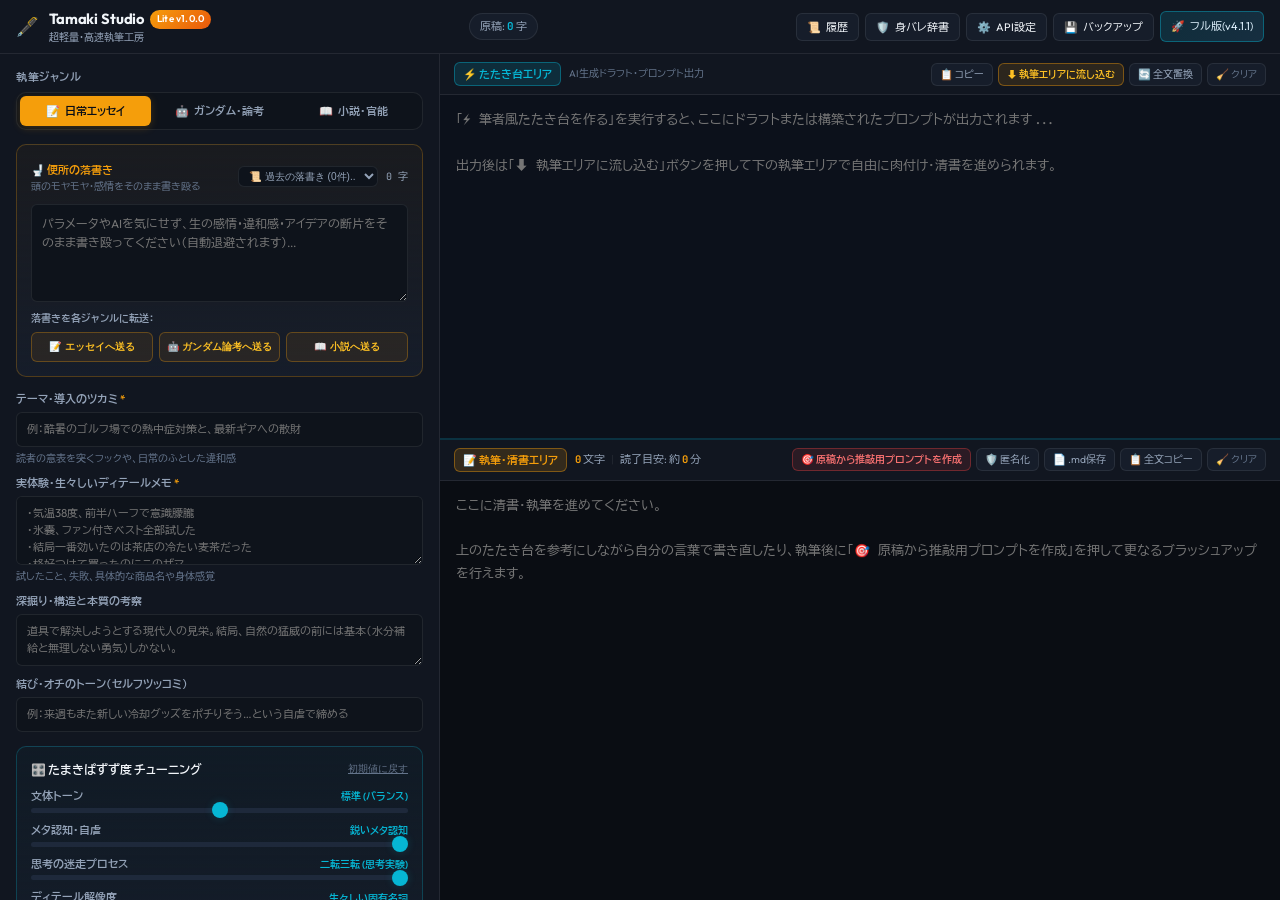
<file: lite/index.html>
<!DOCTYPE html>
<html lang="ja">
<head>
  <meta charset="UTF-8">
  <meta name="viewport" content="width=device-width, initial-scale=1.0, maximum-scale=1.0, user-scalable=no, viewport-fit=cover, interactive-widget=resizes-content">
  <title>Tamaki Studio - Lite v1.0.0 | たまきぱずず風 高速執筆工房</title>
  <meta name="description" content="PC負荷を最小限に抑え、たまきぱずず特有の鋭いメタ認知・宇宙世紀原理主義・大人の分別とオチを完全再現する超軽量執筆スタジオ">
  <meta name="theme-color" content="#0d1117">
  <link rel="manifest" href="manifest.json">
  <link rel="preconnect" href="https://fonts.googleapis.com">
  <link rel="preconnect" href="https://fonts.gstatic.com" crossorigin>
  <link href="https://fonts.googleapis.com/css2?family=BIZ+UDPGothic:wght@400;700&family=JetBrains+Mono:wght@400;600&family=Outfit:wght@400;600;700&display=swap" rel="stylesheet">
  <link rel="stylesheet" href="styles.css">
</head>
<body>
  <div id="app" class="app-root">
    <!-- Top Global Header -->
    <header class="app-header">
      <div class="header-brand">
        <span class="header-icon">🖋️</span>
        <div class="header-title-wrap">
          <h1 class="header-title">Tamaki Studio <span class="badge-lite">Lite v1.0.0</span></h1>
          <span class="header-subtitle">超軽量・高速執筆工房</span>
        </div>
      </div>

      <div class="header-stats">
        <span class="stat-pill" id="header-char-badge">原稿: <strong id="header-char-count">0</strong> 字</span>
      </div>

      <div class="header-actions">
        <button type="button" id="btn-open-history" class="header-btn" title="落書き・下書き履歴">
          <span class="btn-icon">📜</span><span class="btn-label">履歴</span>
        </button>
        <button type="button" id="btn-open-dict" class="header-btn" title="身バレ置換辞書">
          <span class="btn-icon">🛡️</span><span class="btn-label">身バレ辞書</span>
        </button>
        <button type="button" id="btn-open-api" class="header-btn" title="Gemini API設定">
          <span class="btn-icon">⚙️</span><span class="btn-label">API設定</span>
        </button>
        <button type="button" id="btn-open-backup" class="header-btn" title="バックアップと復元">
          <span class="btn-icon">💾</span><span class="btn-label">バックアップ</span>
        </button>
        <a href="../tamaki-studio/index.html" target="_blank" rel="noopener noreferrer" id="btn-launch-v4" class="header-btn btn-v4-link" title="フル機能版 Tamaki Studio v4.1.1 を開く">
          <span class="btn-icon">🚀</span><span class="btn-label">フル版(v4.1.1)</span>
        </a>
      </div>
    </header>

    <!-- Main Studio Workspace (Split View) -->
    <main class="studio-container">
      <!-- Left Panel: Genre, Detox & Tuning -->
      <section class="studio-panel panel-left" id="panel-input">
        <div class="panel-inner">
          
          <!-- Genre Selector Tabs -->
          <div class="genre-selector-wrap">
            <span class="section-label">執筆ジャンル</span>
            <div class="genre-tabs" role="tablist">
              <button type="button" class="genre-tab active" data-genre="essay" role="tab">
                <span class="genre-icon">📝</span> 日常エッセイ
              </button>
              <button type="button" class="genre-tab" data-genre="subculture" role="tab">
                <span class="genre-icon">🤖</span> ガンダム・論考
              </button>
              <button type="button" class="genre-tab" data-genre="novel" role="tab">
                <span class="genre-icon">📖</span> 小説・官能
              </button>
            </div>
          </div>

          <!-- Detox Scrapbook (便所の落書き・無機質デトックス) -->
          <div class="card detox-card">
            <div class="card-header">
              <div class="card-title-wrap">
                <span class="badge-detox">🚽 便所の落書き</span>
                <span class="card-hint">頭のモヤモヤ・感情をそのまま書き殴る</span>
              </div>
              <div class="detox-header-meta">
                <select id="detox-history-dropdown" class="select-history" title="過去の落書き履歴から復元">
                  <option value="">📜 過去の落書き (0件)...</option>
                </select>
                <span class="count-badge" id="detox-char-count">0 字</span>
              </div>
            </div>

            <textarea id="detox-input" class="detox-textarea" rows="4" placeholder="パラメータやAIを気にせず、生の感情・違和感・アイデアの断片をそのまま書き殴ってください（自動退避されます）..."></textarea>

            <div class="detox-actions">
              <span class="detox-send-label">落書きを各ジャンルに転送：</span>
              <div class="detox-btn-group">
                <button type="button" id="btn-send-detox-essay" class="btn-send-genre" data-target="essay" title="落書きをエッセイの体験欄へ転送">
                  📝 エッセイへ送る
                </button>
                <button type="button" id="btn-send-detox-subculture" class="btn-send-genre" data-target="subculture" title="落書きをガンダム論考の違和感欄へ転送">
                  🤖 ガンダム論考へ送る
                </button>
                <button type="button" id="btn-send-detox-novel" class="btn-send-genre" data-target="novel" title="落書きを小説のプロット欄へ転送">
                  📖 小説へ送る
                </button>
              </div>
            </div>
          </div>

          <!-- Genre-specific Input Fields -->
          <div class="genre-fields-container">
            <!-- Essay Fields -->
            <div class="genre-fields" id="fields-essay">
              <div class="form-group">
                <label for="essay-theme">テーマ・導入のツカミ <span class="req">*</span></label>
                <input type="text" id="essay-theme" placeholder="例：酷暑のゴルフ場での熱中症対策と、最新ギアへの散財">
                <span class="input-hint">読者の意表を突くフックや、日常のふとした違和感</span>
              </div>
              <div class="form-group">
                <label for="essay-experience">実体験・生々しいディテールメモ <span class="req">*</span></label>
                <textarea id="essay-experience" rows="3" placeholder="・気温38度、前半ハーフで意識朦朧&#10;・氷嚢、ファン付きベスト全部試した&#10;・結局一番効いたのは茶店の冷たい麦茶だった&#10;・格好つけて買ったのにこのザマ"></textarea>
                <span class="input-hint">試したこと、失敗、具体的な商品名や身体感覚</span>
              </div>
              <div class="form-group">
                <label for="essay-insight">深掘り・構造と本質の考察</label>
                <textarea id="essay-insight" rows="2" placeholder="道具で解決しようとする現代人の見栄。結局、自然の猛威の前には基本（水分補給と無理しない勇気）しかない。"></textarea>
              </div>
              <div class="form-group">
                <label for="essay-ending">結び・オチのトーン（セルフツッコミ）</label>
                <input type="text" id="essay-ending" placeholder="例：来週もまた新しい冷却グッズをポチりそう…という自虐で締める">
              </div>
            </div>

            <!-- Subculture Fields -->
            <div class="genre-fields hidden" id="fields-subculture">
              <div class="form-group">
                <label for="subculture-target">対象作品・トピック <span class="req">*</span></label>
                <input type="text" id="subculture-target" placeholder="例：機動戦士ガンダム 全52話打ち切りIF / テキサスコロニー建造計画">
              </div>
              <div class="form-group">
                <label for="subculture-doubts">感じた違和感・本音 / 思考実験 <span class="req">*</span></label>
                <textarea id="subculture-doubts" rows="3" placeholder="・もし52話まで完走していたら、シャアはア・バオア・クーで戦死してZも逆シャアも消滅していた？&#10;・打ち切られたからこそガンプラブームが生まれ純度が高まった逆説。&#10;・泥とオイルの匂いがする一兵卒視点こそが真髄。"></textarea>
              </div>
              <div class="form-group">
                <label for="subculture-insight">深掘りしたい論点・考察（商業分析・SF技術）</label>
                <textarea id="subculture-insight" rows="2" placeholder="トミノメモの精査。巨匠がアクシデントを劇薬に変えたドラマ構造とバンダイのビジネスモデル。"></textarea>
              </div>
              <div class="form-group">
                <label for="subculture-ending">結びのトーン</label>
                <input type="text" id="subculture-ending" placeholder="例：「完全に富野御大の掌の上」「大人しく積みプラのバリでも削る」という老害オタクの自虐着地">
              </div>
            </div>

            <!-- Novel Fields -->
            <div class="genre-fields hidden" id="fields-novel">
              <div class="form-group">
                <label for="novel-setting">場面設定・人物関係・視点 <span class="req">*</span></label>
                <input type="text" id="novel-setting" placeholder="例：深夜のオフィス、終電を逃した上司と部下。雨の音。">
              </div>
              <div class="form-group">
                <label for="novel-flow">感情の揺れ・理性と本能の葛藤・プロット <span class="req">*</span></label>
                <textarea id="novel-flow" rows="3" placeholder="・書類を渡す指先が一瞬触れる。&#10;・理性では「ここで踏み越えたら終わりだ」と冷徹にブレーキを踏んでいるのに、呼吸の乱れを隠せない。&#10;・沈黙の重さに耐えかねて交わす、意味のない世間話。"></textarea>
              </div>
              <div class="form-group">
                <label for="novel-sensory">官能・心理描写の核（微熱・光と影・匂い・触感）</label>
                <textarea id="novel-sensory" rows="2" placeholder="湿り気を帯びたエアコンの風、かすかな香水の残り香、蛍光灯の微かなハム音。肌の微熱。"></textarea>
              </div>
              <div class="form-group">
                <label for="novel-ending">結末・余韻の方向性</label>
                <input type="text" id="novel-ending" placeholder="例：決定的な一線は越えないまま、決定的に関係が変わってしまった苦い朝">
              </div>
            </div>
          </div>

          <!-- Tuning Card (たまきぱずず度 チューニング) -->
          <div class="card tuning-card">
            <div class="card-header">
              <span class="card-title">🎛️ たまきぱずず度 チューニング</span>
              <button type="button" id="btn-reset-tuning" class="btn-text-xs">初期値に戻す</button>
            </div>

            <div class="slider-grid">
              <div class="slider-group">
                <div class="slider-header">
                  <label for="slider-tone">文体トーン</label>
                  <span class="slider-val" id="val-tone">標準 (バランス)</span>
                </div>
                <input type="range" id="slider-tone" min="1" max="3" step="1" value="2">
              </div>

              <div class="slider-group">
                <div class="slider-header">
                  <label for="slider-meta">メタ認知・自虐</label>
                  <span class="slider-val" id="val-meta">鋭いメタ認知</span>
                </div>
                <input type="range" id="slider-meta" min="1" max="3" step="1" value="3">
              </div>

              <div class="slider-group">
                <div class="slider-header">
                  <label for="slider-turbulence">思考の迷走プロセス</label>
                  <span class="slider-val" id="val-turbulence">二転三転 (思考実験)</span>
                </div>
                <input type="range" id="slider-turbulence" min="1" max="3" step="1" value="3">
              </div>

              <div class="slider-group">
                <div class="slider-header">
                  <label for="slider-detail">ディテール解像度</label>
                  <span class="slider-val" id="val-detail">生々しい固有名詞</span>
                </div>
                <input type="range" id="slider-detail" min="1" max="3" step="1" value="3">
              </div>

              <div class="slider-group">
                <div class="slider-header">
                  <label for="slider-tempo">文体テンポ</label>
                  <span class="slider-val" id="val-tempo">テンポ軽快</span>
                </div>
                <input type="range" id="slider-tempo" min="1" max="2" step="1" value="2">
              </div>
            </div>

            <div class="tuning-toggles">
              <label class="toggle-wrap">
                <input type="checkbox" id="toggle-anti-ai" checked>
                <span class="toggle-slider"></span>
                <span class="toggle-label">🚫 AI臭さ・綺麗事の完全排除</span>
              </label>
              <label class="toggle-wrap">
                <input type="checkbox" id="toggle-delusion">
                <span class="toggle-slider"></span>
                <span class="toggle-label">🚀 妄想・思考実験の飛躍</span>
              </label>
            </div>
          </div>

          <!-- Main Action: 筆者風たたき台を作る -->
          <div class="main-action-wrap">
            <button type="button" id="btn-generate-draft" class="btn-primary-action">
              <span class="btn-action-icon">⚡</span>
              <span class="btn-action-text">筆者風たたき台を作る</span>
            </button>
            <div class="action-sub-hint" id="action-hint-text">
              ※ Gemini API設定時は直接AI生成、未設定時はプロンプト生成＆自動コピー
            </div>
          </div>

          <!-- Standalone API Card (v4.1.1 準拠 スタンドアロンAPI設定) -->
          <div class="card api-standalone-card" id="card-api-standalone">
            <div class="card-header" style="cursor: pointer;" id="header-api-toggle">
              <div class="card-title-wrap">
                <span class="card-title">⚡ Gemini API設定 (スタンドアロン)</span>
                <span class="card-hint" id="api-status-badge">未設定（プロンプト生成モード）</span>
              </div>
              <button type="button" id="btn-toggle-api-card" class="btn-text-xs">開く ▾</button>
            </div>
            <div class="api-card-content hidden" id="api-card-content" style="display: flex; flex-direction: column; gap: 10px; margin-top: 8px;">
              <div class="form-group">
                <label for="quick-api-key">Google Gemini API Key</label>
                <input type="password" id="quick-api-key" placeholder="AIzaSy...">
                <span class="input-hint"><a href="https://aistudio.google.com/app/apikey" target="_blank" rel="noopener" style="color: var(--accent-cyan); text-decoration: underline;">Google AI Studio</a> から即座に無料取得</span>
              </div>
              <div class="form-group">
                <div style="display: flex; justify-content: space-between; align-items: center;">
                  <label for="quick-api-model">使用モデル</label>
                  <button type="button" id="btn-quick-fetch-models" class="btn-text-xs" style="color: var(--accent-cyan);">🔍 モデル自動取得</button>
                </div>
                <select id="quick-api-model" class="form-select">
                  <option value="gemini-2.5-flash">Gemini 2.5 Flash (超高速・最新推奨)</option>
                  <option value="gemini-2.5-pro">Gemini 2.5 Pro (超高知能・長文向け)</option>
                  <option value="gemini-1.5-flash-latest">Gemini 1.5 Flash (最新・無料枠おすすめ)</option>
                  <option value="gemini-1.5-flash">Gemini 1.5 Flash</option>
                  <option value="gemini-1.5-pro-latest">Gemini 1.5 Pro</option>
                  <option value="gemini-2.0-flash">Gemini 2.0 Flash</option>
                </select>
                <span id="quick-model-status" class="input-hint" style="display: none;"></span>
              </div>
              <div style="display: flex; gap: 8px; margin-top: 4px;">
                <button type="button" id="btn-quick-save-api" class="btn-primary" style="flex: 2; padding: 8px 10px;">設定を保存</button>
                <button type="button" id="btn-quick-remove-api" class="btn-danger-outline" style="flex: 1; padding: 8px 10px;">削除</button>
              </div>
            </div>
          </div>

        </div>
      </section>

      <!-- Right Panel: Two-tiered Studio (たたき台エリア ＆ 執筆エリア) -->
      <section class="studio-panel panel-right" id="panel-editor">
        
        <!-- Top Half: たたき台エリア (AI Draft / Prompt Output) -->
        <div class="editor-block block-draft">
          <div class="editor-header">
            <div class="editor-title-group">
              <span class="editor-badge badge-draft">⚡ たたき台エリア</span>
              <span class="editor-subtitle">AI生成ドラフト・プロンプト出力</span>
            </div>
            <div class="editor-tools">
              <button type="button" id="btn-copy-draft" class="tool-btn" title="たたき台をコピー">
                📋 コピー
              </button>
              <button type="button" id="btn-inject-to-writing" class="tool-btn btn-highlight" title="たたき台を執筆エリアの末尾に挿入">
                ⬇️ 執筆エリアに流し込む
              </button>
              <button type="button" id="btn-replace-writing" class="tool-btn" title="執筆エリアをたたき台の内容で全置換">
                🔄 全文置換
              </button>
              <button type="button" id="btn-clear-draft" class="tool-btn tool-btn-danger" title="たたき台をクリア">
                🧹 クリア
              </button>
            </div>
          </div>
          <div class="editor-body">
            <textarea id="draft-output" class="studio-editor-textarea draft-area" placeholder="「⚡ 筆者風たたき台を作る」を実行すると、ここにドラフトまたは構築されたプロンプトが出力されます...&#10;&#10;出力後は「⬇️ 執筆エリアに流し込む」ボタンを押して下の執筆エリアで自由に肉付け・清書を進められます。"></textarea>
          </div>
        </div>

        <!-- Bottom Half: 執筆エリア (Main Writing Canvas) -->
        <div class="editor-block block-writing">
          <div class="editor-header">
            <div class="editor-title-group">
              <span class="editor-badge badge-writing">📝 執筆・清書エリア</span>
              <div class="char-metrics">
                <span class="metric-item"><strong id="writing-char-count">0</strong> 文字</span>
                <span class="metric-sep">|</span>
                <span class="metric-item">読了目安: 約 <strong id="writing-read-time">0</strong> 分</span>
              </div>
            </div>
            <div class="editor-tools">
              <!-- New feature: 原稿から推敲用プロンプトを作成 -->
              <button type="button" id="btn-make-proofread-prompt" class="tool-btn btn-proofread" title="執筆中の原稿を元に、たまきぱずず風推敲プロンプトを自動生成">
                🎯 原稿から推敲用プロンプトを作成
              </button>
              <button type="button" id="btn-anonymize-dict" class="tool-btn" title="身バレ辞書を使って特定固有名詞を自動匿名化">
                🛡️ 匿名化
              </button>
              <button type="button" id="btn-download-md" class="tool-btn" title="原稿をMarkdownファイルとして保存">
                📄 .md保存
              </button>
              <button type="button" id="btn-copy-writing" class="tool-btn" title="原稿全文をクリップボードにコピー">
                📋 全文コピー
              </button>
              <button type="button" id="btn-clear-writing" class="tool-btn tool-btn-danger" title="執筆エリアをクリア">
                🧹 クリア
              </button>
            </div>
          </div>
          <div class="editor-body">
            <textarea id="writing-canvas" class="studio-editor-textarea writing-area" placeholder="ここに清書・執筆を進めてください。&#10;&#10;上のたたき台を参考にしながら自分の言葉で書き直したり、執筆後に「🎯 原稿から推敲用プロンプトを作成」を押して更なるブラッシュアップを行えます。"></textarea>
          </div>
        </div>

      </section>
    </main>

    <!-- Mobile Quick Writing Assist Bar (iPhone 14 Pro対応) -->
    <div class="quick-assist-bar" id="quick-assist-bar">
      <div class="assist-scroll">
        <button type="button" class="assist-key" data-insert="……">……</button>
        <button type="button" class="assist-key" data-insert="――">――</button>
        <button type="button" class="assist-key" data-wrap="「" data-wrap-end="」">「」</button>
        <button type="button" class="assist-key" data-wrap="『" data-wrap-end="』">『』</button>
        <button type="button" class="assist-key" data-wrap="｜" data-wrap-end="《》">ルビ</button>
        <button type="button" class="assist-key assist-action" id="btn-assist-copy">📋 コピー</button>
        <button type="button" class="assist-key assist-action" id="btn-assist-proofread">🎯 推敲作成</button>
        <button type="button" class="assist-key assist-action" id="btn-assist-undo">↩ 戻す</button>
      </div>
    </div>

    <!-- iPhone 14 Pro Thumb-Zone Bottom Navigation -->
    <nav class="mobile-bottom-nav">
      <button type="button" class="nav-tab active" data-target-panel="input">
        <span class="nav-icon">⚙️</span>
        <span class="nav-text">入力・落書き</span>
      </button>
      <button type="button" class="nav-tab" data-target-panel="draft">
        <span class="nav-icon">⚡</span>
        <span class="nav-text">たたき台</span>
      </button>
      <button type="button" class="nav-tab" data-target-panel="writing">
        <span class="nav-icon">📝</span>
        <span class="nav-text">執筆・清書</span>
      </button>
    </nav>

    <!-- Modals (iOS Bottom Sheet Style) -->

    <!-- 1. History Modal -->
    <div class="modal-overlay hidden" id="modal-history">
      <div class="modal-sheet">
        <div class="modal-sheet-handle"></div>
        <div class="modal-header">
          <h2 class="modal-title">📜 落書き・下書き履歴</h2>
          <button type="button" class="modal-close" data-close-modal>&times;</button>
        </div>
        <div class="modal-body">
          <div class="history-tabs">
            <button type="button" class="history-tab active" id="tab-hist-detox">🚽 便所の落書き履歴</button>
            <button type="button" class="history-tab" id="tab-hist-writing">📝 執筆原稿のスナップショット</button>
          </div>
          <div class="history-list" id="history-list-content">
            <!-- Dynamically populated -->
          </div>
        </div>
        <div class="modal-footer">
          <button type="button" id="btn-save-current-snapshot" class="btn-secondary">💾 現在の原稿をスナップショット保存</button>
          <button type="button" id="btn-clear-all-history" class="btn-danger-outline">履歴全消去</button>
        </div>
      </div>
    </div>

    <!-- 2. Privacy Dictionary Modal (身バレ辞書) -->
    <div class="modal-overlay hidden" id="modal-dict">
      <div class="modal-sheet">
        <div class="modal-sheet-handle"></div>
        <div class="modal-header">
          <h2 class="modal-title">🛡️ 身バレ置換辞書（匿名化）</h2>
          <button type="button" class="modal-close" data-close-modal>&times;</button>
        </div>
        <div class="modal-body">
          <p class="modal-desc">
            実名や実在の施設名、愛車名などをフィクション表現に一括置換して特定を防ぎます。
          </p>
          <div class="dict-add-form">
            <input type="text" id="dict-input-pattern" placeholder="置換前（例：マークIIプレミオ）">
            <input type="text" id="dict-input-replacement" placeholder="置換後（例：90年代の国産セダン）">
            <button type="button" id="btn-add-dict-entry" class="btn-secondary">追加</button>
          </div>
          <div class="dict-table-wrap">
            <table class="dict-table">
              <thead>
                <tr>
                  <th>置換前（検知語）</th>
                  <th>置換後（フィクション表現）</th>
                  <th>操作</th>
                </tr>
              </thead>
              <tbody id="dict-table-body">
                <!-- Dynamically populated -->
              </tbody>
            </table>
          </div>
        </div>
        <div class="modal-footer">
          <button type="button" id="btn-exec-dict-replace" class="btn-primary">
            🛡️ 執筆エリアの原稿を一括匿名化
          </button>
        </div>
      </div>
    </div>

    <!-- 3. API Settings Modal -->
    <div class="modal-overlay hidden" id="modal-api">
      <div class="modal-sheet">
        <div class="modal-sheet-handle"></div>
        <div class="modal-header">
          <h2 class="modal-title">⚙️ Gemini API連携設定</h2>
          <button type="button" class="modal-close" data-close-modal>&times;</button>
        </div>
        <div class="modal-body">
          <p class="modal-desc">
            Gemini APIキーを設定すると、アプリ内で直接「たまきぱずず風」の文章を瞬時に執筆・生成できます。<br>
            <small style="color: var(--text-subtle);">※ APIキーはお使いのブラウザ（LocalStorage）にのみ安全に保存され、外部サーバーへ送信されません。</small>
          </p>
          <div class="form-group">
            <label for="api-key-input">Google Gemini API Key</label>
            <input type="password" id="api-key-input" placeholder="AIzaSy...">
            <span class="input-hint"><a href="https://aistudio.google.com/app/apikey" target="_blank" rel="noopener" style="color: var(--accent-cyan); text-decoration: underline;">Google AI Studio</a> から無料で即座に取得できます。</span>
          </div>
          <div class="form-group">
            <div style="display: flex; justify-content: space-between; align-items: center; margin-bottom: 4px;">
              <label for="api-model-select" style="margin-bottom: 0;">使用モデル</label>
              <button id="btn-fetch-models" type="button" class="btn-secondary btn-sm" style="padding: 3px 8px; font-size: 0.72rem; cursor: pointer;">🔍 利用可能モデルを自動取得</button>
            </div>
            <select id="api-model-select" class="form-select">
              <option value="gemini-2.5-flash">Gemini 2.5 Flash (超高速・最新推奨)</option>
              <option value="gemini-2.5-pro">Gemini 2.5 Pro (超高知能・長文向け)</option>
              <option value="gemini-1.5-flash-latest">Gemini 1.5 Flash (最新・無料枠おすすめ)</option>
              <option value="gemini-1.5-flash">Gemini 1.5 Flash</option>
              <option value="gemini-1.5-pro-latest">Gemini 1.5 Pro (高精度)</option>
              <option value="gemini-2.0-flash">Gemini 2.0 Flash</option>
            </select>
            <span id="model-fetch-status" class="input-hint" style="margin-top: 4px; display: none;"></span>
          </div>
        </div>
        <div class="modal-footer">
          <button type="button" id="btn-save-api-key" class="btn-primary">設定を保存</button>
          <button type="button" id="btn-remove-api-key" class="btn-danger-outline">キー削除</button>
        </div>
      </div>
    </div>

    <!-- 4. Backup Modal -->
    <div class="modal-overlay hidden" id="modal-backup">
      <div class="modal-sheet">
        <div class="modal-sheet-handle"></div>
        <div class="modal-header">
          <h2 class="modal-title">💾 バックアップと復元</h2>
          <button type="button" class="modal-close" data-close-modal>&times;</button>
        </div>
        <div class="modal-body">
          <p class="modal-desc">
            Tamaki Studio-Liteの全データ（原稿、たたき台、落書き履歴、チューニング設定、辞書）をJSONファイルとして書き出し・読み込みします。
          </p>
          <div class="backup-actions-grid">
            <div class="backup-card">
              <h3>📥 バックアップを保存</h3>
              <p>現在の全作業状態をJSONファイルとしてダウンロードします。</p>
              <button type="button" id="btn-export-backup-json" class="btn-secondary">
                JSONファイルを書き出し
              </button>
            </div>
            <div class="backup-card">
              <h3>📤 バックアップから復元</h3>
              <p>保存したJSONファイルを選択して元の状態に完全復元します。</p>
              <input type="file" id="backup-file-input" accept=".json" style="display: none;">
              <button type="button" id="btn-trigger-import-json" class="btn-secondary">
                JSONファイルを選択して復元
              </button>
            </div>
          </div>
        </div>
        <div class="modal-footer">
          <button type="button" class="btn-secondary" data-close-modal>閉じる</button>
        </div>
      </div>
    </div>

    <!-- Loading Overlay -->
    <div class="loading-overlay hidden" id="loading-overlay">
      <div class="loading-spinner"></div>
      <div class="loading-text" id="loading-text">筆者風たたき台を生成中...</div>
    </div>

    <!-- Toast Notification -->
    <div class="toast hidden" id="toast-message" role="status" aria-live="polite"></div>

  </div>

  <script src="app.js"></script>
</body>
</html>
</file>
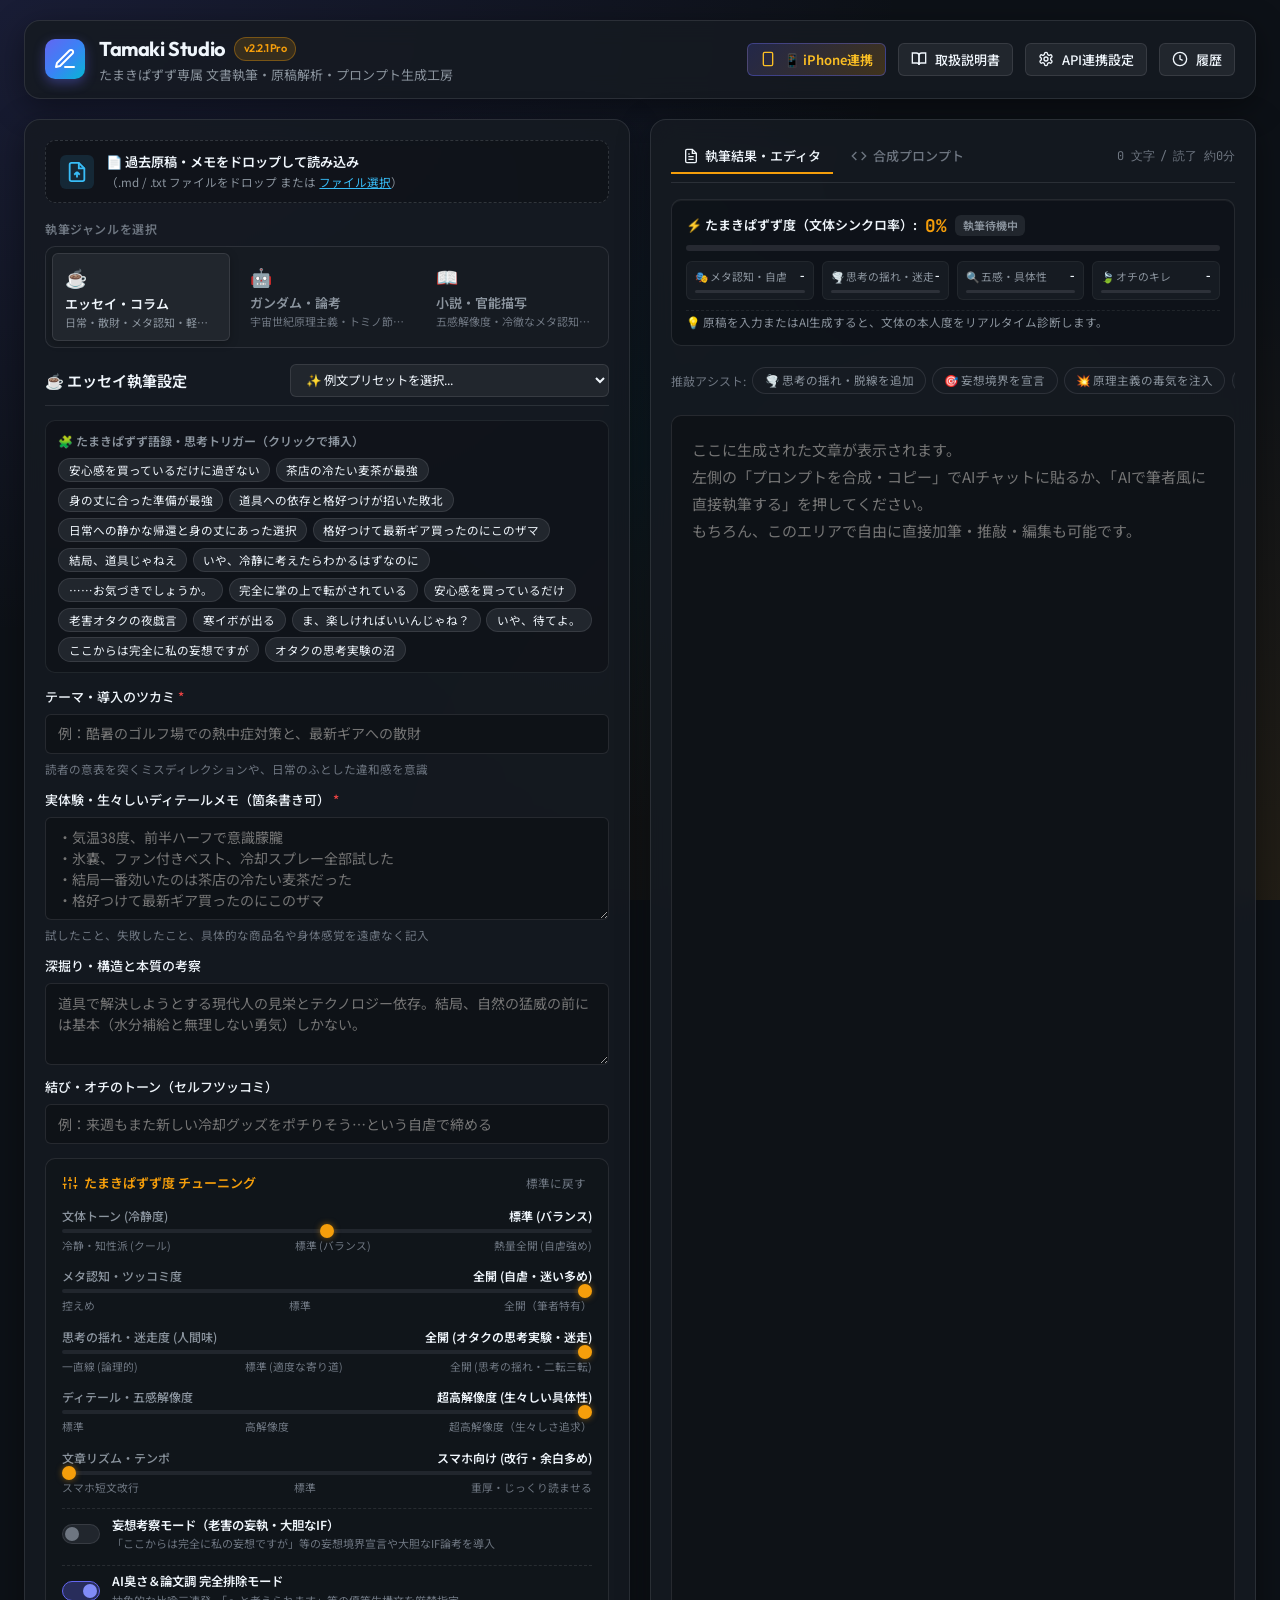
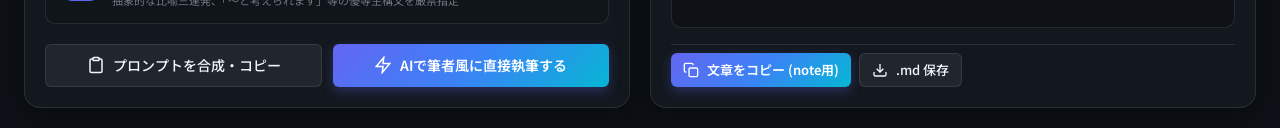
<file: v2.2.1/index.html>
<!DOCTYPE html>
<html lang="ja">
<head>
  <meta charset="UTF-8">
  <meta name="viewport" content="width=device-width, initial-scale=1.0, maximum-scale=1.0, user-scalable=no, viewport-fit=cover">
  <meta name="robots" content="noindex, nofollow">
  <title>Tamaki Studio v2.2.1 Pro | たまきぱずず専属 執筆工房</title>
  <meta name="description" content="たまきぱずず氏特有の文体・思考様式（鋭いメタ認知・高い解像度・宇宙世紀原理主義・思考の迷走・生々しいリアリズム・軽妙なオチ）を完全再現する専用執筆支援スタジオ">
  
  <!-- iPhone / PWA Mobile App Support -->
  <meta name="apple-mobile-web-app-capable" content="yes">
  <meta name="apple-mobile-web-app-status-bar-style" content="black-translucent">
  <meta name="apple-mobile-web-app-title" content="TamakiStudio">
  <meta name="theme-color" content="#0d1117">
  <link rel="manifest" href="manifest.json">
  <link rel="apple-touch-icon" href="data:image/svg+xml,<svg xmlns='http://www.w3.org/2000/svg' viewBox='0 0 100 100' fill='%236366f1'><rect width='100' height='100' rx='20' fill='%230d1117'/><path d='M25 75h50M55 25l15 15L35 75l-15 5 5-15 30-40z' stroke='%23f59e0b' stroke-width='6' stroke-linecap='round' stroke-linejoin='round' fill='none'/></svg>">
  
  <link rel="preconnect" href="https://fonts.googleapis.com">
  <link rel="preconnect" href="https://fonts.gstatic.com" crossorigin>
  <link href="https://fonts.googleapis.com/css2?family=Inter:wght@300;400;500;600;700&family=Noto+Sans+JP:wght@300;400;500;700&family=Outfit:wght@400;600;700&family=JetBrains+Mono:wght@400;500&display=swap" rel="stylesheet">
  <link rel="stylesheet" href="styles.css">
</head>
<body>
  <div class="app-container">
    <!-- Header -->
    <header class="app-header">
      <div class="brand">
        <div class="logo-icon">
          <svg width="24" height="24" viewBox="0 0 24 24" fill="none" stroke="currentColor" stroke-width="2" stroke-linecap="round" stroke-linejoin="round">
            <path d="M12 20h9"></path>
            <path d="M16.5 3.5a2.121 2.121 0 0 1 3 3L7 19l-4 1 1-4L16.5 3.5z"></path>
          </svg>
        </div>
        <div class="brand-text">
          <h1>Tamaki Studio <span class="badge badge-pulse">v2.2.1 Pro</span></h1>
          <p class="subtitle">たまきぱずず専属 文書執筆・原稿解析・プロンプト生成工房</p>
        </div>
      </div>
      <div class="header-actions">
        <button id="btn-mobile-sync" class="btn-secondary btn-sm btn-highlight-mobile" title="iPhoneで開く (QRコード・連携)">
          <svg width="16" height="16" viewBox="0 0 24 24" fill="none" stroke="currentColor" stroke-width="2"><rect x="5" y="2" width="14" height="20" rx="2" ry="2"></rect><line x1="12" y1="18" x2="12.01" y2="18"></line></svg>
          <span>📱 iPhone連携</span>
        </button>
        <button id="btn-guide" class="btn-secondary btn-sm" title="取扱説明書・ガイド">
          <svg width="16" height="16" viewBox="0 0 24 24" fill="none" stroke="currentColor" stroke-width="2"><path d="M2 3h6a4 4 0 0 1 4 4v14a3 3 0 0 0-3-3H2z"></path><path d="M22 3h-6a4 4 0 0 0-4 4v14a3 3 0 0 1 3-3h7z"></path></svg>
          <span>取扱説明書</span>
        </button>
        <button id="btn-api-settings" class="btn-secondary btn-sm" title="API設定">
          <svg width="16" height="16" viewBox="0 0 24 24" fill="none" stroke="currentColor" stroke-width="2"><path d="M12.22 2h-.44a2 2 0 0 0-2 2v.18a2 2 0 0 1-1 1.73l-.43.25a2 2 0 0 1-2 0l-.15-.08a2 2 0 0 0-2.73.73l-.22.38a2 2 0 0 0 .73 2.73l.15.1a2 2 0 0 1 1 1.72v.51a2 2 0 0 1-1 1.74l-.15.09a2 2 0 0 0-.73 2.73l.22.38a2 2 0 0 0 2.73.73l.15-.08a2 2 0 0 1 2 0l.43.25a2 2 0 0 1 1 1.73V20a2 2 0 0 0 2 2h.44a2 2 0 0 0 2-2v-.18a2 2 0 0 1 1-1.73l.43-.25a2 2 0 0 1 2 0l.15.08a2 2 0 0 0 2.73-.73l.22-.39a2 2 0 0 0-.73-2.73l-.15-.08a2 2 0 0 1-1-1.74v-.5a2 2 0 0 1 1-1.74l.15-.09a2 2 0 0 0 .73-2.73l-.22-.38a2 2 0 0 0-2.73-.73l-.15.08a2 2 0 0 1-2 0l-.43-.25a2 2 0 0 1-1-1.73V4a2 2 0 0 0-2-2z"></path><circle cx="12" cy="12" r="3"></circle></svg>
          <span>API連携設定</span>
        </button>
        <button id="btn-history" class="btn-secondary btn-sm" title="生成履歴">
          <svg width="16" height="16" viewBox="0 0 24 24" fill="none" stroke="currentColor" stroke-width="2"><circle cx="12" cy="12" r="10"></circle><polyline points="12 6 12 12 16 14"></polyline></svg>
          <span>履歴</span>
        </button>
      </div>
    </header>

    <!-- Main Workspace -->
    <main class="workspace-grid">
      <!-- Left Panel: Input & Control -->
      <section class="panel input-panel">
        
        <!-- Document Drop Zone (v2.0 New Feature) -->
        <div class="drop-zone-card" id="drop-zone">
          <input type="file" id="file-input" accept=".md,.txt,.json" class="hidden-file-input">
          <div class="drop-zone-inner" id="drop-zone-inner">
            <div class="drop-icon">
              <svg width="22" height="22" viewBox="0 0 24 24" fill="none" stroke="currentColor" stroke-width="2"><path d="M14 2H6a2 2 0 0 0-2 2v16a2 2 0 0 0 2 2h12a2 2 0 0 0 2-2V8z"></path><polyline points="14 2 14 8 20 8"></polyline><line x1="12" y1="18" x2="12" y2="12"></line><line x1="9" y1="15" x2="12" y2="12"></line><line x1="15" y1="15" x2="12" y2="12"></line></svg>
            </div>
            <div class="drop-text">
              <span class="drop-title">📄 過去原稿・メモをドロップして読み込み</span>
              <span class="drop-sub">（.md / .txt ファイルをドロップ または <span class="drop-link">ファイル選択</span>）</span>
            </div>
          </div>
          <!-- Loaded Document Status Bar -->
          <div class="loaded-doc-bar hidden" id="loaded-doc-bar">
            <div class="doc-info">
              <span class="doc-badge">読込原稿</span>
              <span class="doc-name" id="loaded-doc-name">note_subculture.md</span>
              <span class="doc-chars" id="loaded-doc-chars">(0文字)</span>
            </div>
            <div class="doc-actions">
              <button type="button" id="btn-apply-doc-form" class="btn-text-sm" title="原稿からフォームへ要点を自動展開">フォームへ展開</button>
              <button type="button" id="btn-clear-doc" class="btn-text-sm text-danger" title="原稿の読み込みを解除">&times; 解除</button>
            </div>
          </div>
        </div>

        <!-- Mode Tabs -->
        <div class="mode-tabs-container">
          <div class="tabs-label">執筆ジャンルを選択</div>
          <div class="mode-tabs">
            <button class="mode-tab active" data-mode="essay" id="tab-essay">
              <span class="tab-icon">☕</span>
              <span class="tab-title">エッセイ・コラム</span>
              <span class="tab-desc">日常・散財・メタ認知・軽妙なオチ</span>
            </button>
            <button class="mode-tab" data-mode="subculture" id="tab-subculture">
              <span class="tab-icon">🤖</span>
              <span class="tab-title">ガンダム・論考</span>
              <span class="tab-desc">宇宙世紀原理主義・トミノ節・SF考証</span>
            </button>
            <button class="mode-tab" data-mode="novel" id="tab-novel">
              <span class="tab-icon">📖</span>
              <span class="tab-title">小説・官能描写</span>
              <span class="tab-desc">五感解像度・冷徹なメタ認知・大人の機微</span>
            </button>
          </div>
        </div>

        <!-- Dynamic Form Fields -->
        <div class="form-container">
          <div class="form-header">
            <h2 id="form-title">☕ エッセイ執筆設定</h2>
            <div class="preset-selector-wrapper">
              <select id="preset-selector" class="preset-dropdown" title="代表的なプリセット原稿を選択">
                <option value="" disabled selected>✨ 例文プリセットを選択...</option>
                <optgroup label="☕ エッセイ・散財">
                  <option value="essay_golf">真夏の酷暑ゴルフと冷却ベスト散財</option>
                  <option value="essay_gadget">最新ガジェット沼と安心感の購入</option>
                </optgroup>
                <optgroup label="🤖 ガンダム・サブカル論考">
                  <option value="subculture_gundam52">ガンダム全52話打ち切りIFとトミノメモ</option>
                  <option value="subculture_colony">テキサスコロニー建造とメガ・イマジニアリング</option>
                  <option value="subculture_requiem">復讐のレクイエムと看板(IP)の必然性</option>
                </optgroup>
                <optgroup label="📖 小説・官能描写">
                  <option value="novel_office">雨の夜のオフィスと冷徹なメタ認知</option>
                  <option value="novel_drive">車内の密室と理性が崩れるグラデーション</option>
                </optgroup>
              </select>
            </div>
          </div>

          <!-- Phrase & Thinking Trigger Palette (v2.0 New Feature) -->
          <div class="palette-container">
            <div class="palette-header">
              <span class="palette-title">🧩 たまきぱずず語録・思考トリガー（クリックで挿入）</span>
            </div>
            <div class="palette-chips" id="palette-chips">
              <!-- Dynamically populated based on active mode -->
            </div>
          </div>

          <!-- Essay Fields -->
          <div class="mode-fields" id="fields-essay">
            <div class="form-group">
              <label for="essay-theme">テーマ・導入のツカミ <span class="required">*</span></label>
              <input type="text" id="essay-theme" placeholder="例：酷暑のゴルフ場での熱中症対策と、最新ギアへの散財">
              <span class="hint">読者の意表を突くミスディレクションや、日常のふとした違和感を意識</span>
            </div>

            <div class="form-group">
              <label for="essay-experience">実体験・生々しいディテールメモ（箇条書き可） <span class="required">*</span></label>
              <textarea id="essay-experience" rows="4" placeholder="・気温38度、前半ハーフで意識朦朧
・氷嚢、ファン付きベスト、冷却スプレー全部試した
・結局一番効いたのは茶店の冷たい麦茶だった
・格好つけて最新ギア買ったのにこのザマ"></textarea>
              <span class="hint">試したこと、失敗したこと、具体的な商品名や身体感覚を遠慮なく記入</span>
            </div>

            <div class="form-group">
              <label for="essay-insight">深掘り・構造と本質の考察</label>
              <textarea id="essay-insight" rows="3" placeholder="道具で解決しようとする現代人の見栄とテクノロジー依存。結局、自然の猛威の前には基本（水分補給と無理しない勇気）しかない。"></textarea>
            </div>

            <div class="form-group">
              <label for="essay-ending">結び・オチのトーン（セルフツッコミ）</label>
              <input type="text" id="essay-ending" placeholder="例：来週もまた新しい冷却グッズをポチりそう…という自虐で締める">
            </div>
          </div>

          <!-- Subculture Fields -->
          <div class="mode-fields hidden" id="fields-subculture">
            <div class="form-group">
              <label for="subculture-target">対象作品・トピック <span class="required">*</span></label>
              <input type="text" id="subculture-target" placeholder="例：機動戦士ガンダム 全52話打ち切りIF / テキサスコロニー建造計画">
            </div>

            <div class="form-group">
              <label for="subculture-doubts">感じた違和感・率直な本音 / 思考実験 <span class="required">*</span></label>
              <textarea id="subculture-doubts" rows="3" placeholder="・もし52話まで完走していたら、シャアはア・バオア・クーで戦死してZも逆シャアも消滅していた？
・打ち切られたからこそガンプラブームが生まれ、作品の純度が高まった逆説。
・泥とオイルの匂いがする一兵卒視点のリアリズムこそが宇宙世紀の真髄。"></textarea>
              <span class="hint">看板(IP)と本質を切り分け、オールドタイプ視点の率直な引っかかりを記入</span>
            </div>

            <div class="form-group">
              <label for="subculture-insight">深掘りしたい論点・考察（商業分析・SF技術的検証）</label>
              <textarea id="subculture-insight" rows="4" placeholder="・トミノメモの精査と、富野由悠季という巨匠がアクシデントを劇薬に変えたドラマ構造。
・テキサスコロニー等のメガ・イマジニアリング（ISRU現地資源利用、気候制御、生態系パッケージ）。
・バンダイのビジネスモデルとファンの熱量の化学反応。"></textarea>
            </div>

            <div class="form-group">
              <label for="subculture-ending">結びのトーン</label>
              <input type="text" id="subculture-ending" placeholder="例：「完全に富野御大の掌の上」「今夜は大人しく積みプラのバリでも削る」という老害オタクの自虐着地">
            </div>
          </div>

          <!-- Novel Fields -->
          <div class="mode-fields hidden" id="fields-novel">
            <div class="form-group">
              <label for="novel-characters">登場人物（年齢・立場・性格） <span class="required">*</span></label>
              <textarea id="novel-characters" rows="2" placeholder="主人公：40代半ば・管理職・家庭あり・理性と欲望の板挟み
相手（女性）：30代前半・同僚・普段は凛としているが二人きりだと脆さを見せる"></textarea>
            </div>

            <div class="form-group">
              <label for="novel-setting">舞台・ロケーション・五感環境 <span class="required">*</span></label>
              <input type="text" id="novel-setting" placeholder="例：雨の日の夕暮れ、残業後の暗い事務所／地下駐車場の車内">
              <span class="hint">雨音、エアコンの送風音、タバコの匂い、シートの革の冷たさなど</span>
            </div>

            <div class="form-group">
              <label for="novel-focus">ハイライト・心理の焦点（冷徹な観察眼×情欲） <span class="required">*</span></label>
              <textarea id="novel-focus" rows="3" placeholder="・最初は躊躇し拒絶するが、徐々に理性が崩れていくグラデーション
・行為中も心のどこかで「自分は何をやっているのか」と冷徹に観察するメタ認知
・生々しい囁きと懇願、服を脱ぐ所作の解像度"></textarea>
            </div>

            <div class="form-group">
              <label for="novel-ending">行為後の余韻・着地</label>
              <input type="text" id="novel-ending" placeholder="例：静寂、雨音、戻らなければならない現実への意識とタバコの煙">
            </div>
          </div>

          <!-- Style Tuning Sliders -->
          <div class="tuning-section">
            <div class="tuning-header">
              <div class="tuning-title">
                <svg width="16" height="16" viewBox="0 0 24 24" fill="none" stroke="currentColor" stroke-width="2"><line x1="4" y1="21" x2="4" y2="14"></line><line x1="4" y1="10" x2="4" y2="3"></line><line x1="12" y1="21" x2="12" y2="12"></line><line x1="12" y1="8" x2="12" y2="3"></line><line x1="20" y1="21" x2="20" y2="16"></line><line x1="20" y1="12" x2="20" y2="3"></line><line x1="1" y1="14" x2="7" y2="14"></line><line x1="9" y1="8" x2="15" y2="8"></line><line x1="17" y1="16" x2="23" y2="16"></line></svg>
                たまきぱずず度 チューニング
              </div>
              <button type="button" id="btn-reset-tuning" class="btn-text-sm">標準に戻す</button>
            </div>

            <div class="slider-group">
              <div class="slider-label">
                <span>文体トーン (冷静度)</span>
                <span class="slider-value" id="val-tone">標準 (バランス)</span>
              </div>
              <input type="range" id="slider-tone" min="1" max="3" value="2" step="1">
              <div class="slider-ticks">
                <span>冷静・知性派 (クール)</span>
                <span>標準 (バランス)</span>
                <span>熱量全開 (自虐強め)</span>
              </div>
            </div>

            <div class="slider-group">
              <div class="slider-label">
                <span>メタ認知・ツッコミ度</span>
                <span class="slider-value" id="val-meta">全開 (自虐・迷い多め)</span>
              </div>
              <input type="range" id="slider-meta" min="1" max="3" value="3" step="1">
              <div class="slider-ticks">
                <span>控えめ</span>
                <span>標準</span>
                <span>全開（筆者特有）</span>
              </div>
            </div>

            <div class="slider-group">
              <div class="slider-label">
                <span>思考の揺れ・迷走度 (人間味)</span>
                <span class="slider-value" id="val-turbulence">全開 (オタクの思考実験・迷走)</span>
              </div>
              <input type="range" id="slider-turbulence" min="1" max="3" value="3" step="1">
              <div class="slider-ticks">
                <span>一直線 (論理的)</span>
                <span>標準 (適度な寄り道)</span>
                <span>全開 (思考の揺れ・二転三転)</span>
              </div>
            </div>

            <div class="slider-group">
              <div class="slider-label">
                <span>ディテール・五感解像度</span>
                <span class="slider-value" id="val-detail">超高解像度 (生々しい具体性)</span>
              </div>
              <input type="range" id="slider-detail" min="1" max="3" value="3" step="1">
              <div class="slider-ticks">
                <span>標準</span>
                <span>高解像度</span>
                <span>超高解像度（生々しさ追求）</span>
              </div>
            </div>

            <div class="slider-group">
              <div class="slider-label">
                <span>文章リズム・テンポ</span>
                <span class="slider-value" id="val-tempo">スマホ向け (改行・余白多め)</span>
              </div>
              <input type="range" id="slider-tempo" min="1" max="3" value="1" step="1">
              <div class="slider-ticks">
                <span>スマホ短文改行</span>
                <span>標準</span>
                <span>重厚・じっくり読ませる</span>
              </div>
            </div>

            <div class="toggle-group">
              <label class="toggle-switch">
                <input type="checkbox" id="toggle-delusion">
                <span class="toggle-slider"></span>
              </label>
              <div class="toggle-text">
                <span class="toggle-title">妄想考察モード（老害の妄執・大胆なIF）</span>
                <span class="toggle-desc">「ここからは完全に私の妄想ですが」等の妄想境界宣言や大胆なIF論考を導入</span>
              </div>
            </div>

            <div class="toggle-group">
              <label class="toggle-switch">
                <input type="checkbox" id="toggle-anti-ai" checked>
                <span class="toggle-slider"></span>
              </label>
              <div class="toggle-text">
                <span class="toggle-title">AI臭さ＆論文調 完全排除モード</span>
                <span class="toggle-desc">抽象的な比喩三連発、「〜と考えられます」等の優等生構文を厳禁指定</span>
              </div>
            </div>
          </div>

          <!-- Action Buttons -->
          <div class="form-actions">
            <button type="button" id="btn-build-prompt" class="btn-secondary btn-block">
              <svg width="18" height="18" viewBox="0 0 24 24" fill="none" stroke="currentColor" stroke-width="2"><path d="M16 4h2a2 2 0 0 1 2 2v14a2 2 0 0 1-2 2H6a2 2 0 0 1-2-2V6a2 2 0 0 1 2-2h2"></path><rect x="8" y="2" width="8" height="4" rx="1" ry="1"></rect></svg>
              プロンプトを合成・コピー
            </button>
            <button type="button" id="btn-ai-generate" class="btn-primary btn-block">
              <svg width="18" height="18" viewBox="0 0 24 24" fill="none" stroke="currentColor" stroke-width="2"><polygon points="13 2 3 14 12 14 11 22 21 10 12 10 13 2"></polygon></svg>
              AIで筆者風に直接執筆する
            </button>
          </div>
        </div>
      </section>

      <!-- Right Panel: Output & Editor -->
      <section class="panel output-panel">
        <div class="output-header">
          <div class="output-tabs">
            <button class="output-tab active" id="tab-preview">
              <svg width="16" height="16" viewBox="0 0 24 24" fill="none" stroke="currentColor" stroke-width="2"><path d="M14 2H6a2 2 0 0 0-2 2v16a2 2 0 0 0 2 2h12a2 2 0 0 0 2-2V8z"></path><polyline points="14 2 14 8 20 8"></polyline><line x1="16" y1="13" x2="8" y2="13"></line><line x1="16" y1="17" x2="8" y2="17"></line><polyline points="10 9 9 9 8 9"></polyline></svg>
              執筆結果・エディタ
            </button>
            <button class="output-tab" id="tab-prompt-view">
              <svg width="16" height="16" viewBox="0 0 24 24" fill="none" stroke="currentColor" stroke-width="2"><polyline points="16 18 22 12 16 6"></polyline><polyline points="8 6 2 12 8 18"></polyline></svg>
              合成プロンプト
            </button>
          </div>
          
          <div class="output-stats" id="output-stats">
            <span id="char-count">0 文字</span>
            <span class="divider">/</span>
            <span id="read-time">読了 約0分</span>
          </div>
        </div>

        <!-- Real-time Synchro-Meter (v2.1 ChatGPT & Claude Review Enhanced) -->
        <div class="synchro-meter-card" id="synchro-meter-card">
          <div class="synchro-top">
            <div class="synchro-score-wrapper">
              <span class="synchro-label">⚡ たまきぱずず度（文体シンクロ率）:</span>
              <span class="synchro-score" id="synchro-score-val">0%</span>
              <span class="synchro-badge" id="synchro-badge">執筆待機中</span>
            </div>
            <div class="synchro-bar-bg">
              <div class="synchro-bar-fill" id="synchro-bar-fill" style="width: 0%;"></div>
            </div>
          </div>

          <div class="synchro-metrics-grid">
            <div class="metric-item">
              <div class="metric-head">
                <span class="metric-name">🎭 メタ認知・自虐</span>
                <span class="metric-val" id="metric-meta-val">-</span>
              </div>
              <div class="metric-bar"><div class="metric-bar-fill" id="metric-meta-fill" style="width: 0%;"></div></div>
            </div>
            <div class="metric-item">
              <div class="metric-head">
                <span class="metric-name">🌪️ 思考の揺れ・迷走</span>
                <span class="metric-val" id="metric-turbulence-val">-</span>
              </div>
              <div class="metric-bar"><div class="metric-bar-fill" id="metric-turbulence-fill" style="width: 0%;"></div></div>
            </div>
            <div class="metric-item">
              <div class="metric-head">
                <span class="metric-name">🔍 五感・具体性</span>
                <span class="metric-val" id="metric-detail-val">-</span>
              </div>
              <div class="metric-bar"><div class="metric-bar-fill" id="metric-detail-fill" style="width: 0%;"></div></div>
            </div>
            <div class="metric-item">
              <div class="metric-head">
                <span class="metric-name">🍃 オチのキレ</span>
                <span class="metric-val" id="metric-ending-val">-</span>
              </div>
              <div class="metric-bar"><div class="metric-bar-fill" id="metric-ending-fill" style="width: 0%;"></div></div>
            </div>
          </div>
          
          <div class="synchro-advice" id="synchro-advice">
            💡 原稿を入力またはAI生成すると、文体の本人度をリアルタイム診断します。
          </div>
        </div>

        <!-- Fact Check & Hallucination Alert Banner -->
        <div id="fact-check-alert" class="alert-banner warning-banner hidden">
          <div class="alert-icon">🔍</div>
          <div class="alert-content">
            <div class="alert-title">要ファクトチェック・用語確認（原理主義者アラート）</div>
            <div class="alert-desc" id="fact-check-details"></div>
          </div>
        </div>

        <!-- AI Smell & Academic Tone Warning Banner -->
        <div id="ai-smell-alert" class="alert-banner hidden">
          <div class="alert-icon">⚠️</div>
          <div class="alert-content">
            <div class="alert-title">AI臭さ・論文調表現が検知されました</div>
            <div class="alert-desc" id="ai-smell-details"></div>
          </div>
          <button id="btn-fix-smell" class="btn-text-sm">ワンクリック脱論文化</button>
        </div>

        <!-- Quick Rewrite / Polish Chips -->
        <div class="quick-rewrite-bar">
          <span class="chip-label">推敲アシスト:</span>
          <button class="rewrite-chip" data-action="add-turbulence">🌪️ 思考の揺れ・脱線を追加</button>
          <button class="rewrite-chip" data-action="declare-delusion">🎯 妄想境界を宣言</button>
          <button class="rewrite-chip" data-action="add-toxic">💥 原理主義の毒気を注入</button>
          <button class="rewrite-chip" data-action="more-meta">🔥 自虐・ツッコミ追加</button>
          <button class="rewrite-chip" data-action="more-detail">🔍 五感解像度アップ</button>
          <button class="rewrite-chip" data-action="lighter-ending">🍃 軽やかにオチへ着地</button>
          <button class="rewrite-chip" data-action="clean-ai">✨ AI臭さ・論文調を除去</button>
        </div>

        <!-- Editor Area -->
        <div class="editor-wrapper">
          <!-- Text Area for Editing -->
          <textarea id="output-editor" class="editor-textarea" placeholder="ここに生成された文章が表示されます。
左側の「プロンプトを合成・コピー」でAIチャットに貼るか、「AIで筆者風に直接執筆する」を押してください。
もちろん、このエリアで自由に直接加筆・推敲・編集も可能です。"></textarea>

          <!-- Loading Overlay -->
          <div id="loading-overlay" class="loading-overlay hidden">
            <div class="spinner"></div>
            <div class="loading-text" id="loading-text">たまきぱずず風に執筆中...</div>
            <div class="loading-sub" id="loading-sub">（過去原稿のお手本を参照し、鋭いメタ認知と生々しいディテールを練り込み中）</div>
          </div>
        </div>

        <!-- Output Actions Footer -->
        <div class="output-footer">
          <div class="footer-left">
            <button id="btn-copy-output" class="btn-primary btn-sm">
              <svg width="16" height="16" viewBox="0 0 24 24" fill="none" stroke="currentColor" stroke-width="2"><rect x="9" y="9" width="13" height="13" rx="2" ry="2"></rect><path d="M5 15H4a2 2 0 0 1-2-2V4a2 2 0 0 1 2-2h9a2 2 0 0 1 2 2v1"></path></svg>
              <span>文章をコピー (note用)</span>
            </button>
            <button id="btn-download-md" class="btn-secondary btn-sm">
              <svg width="16" height="16" viewBox="0 0 24 24" fill="none" stroke="currentColor" stroke-width="2"><path d="M21 15v4a2 2 0 0 1-2 2H5a2 2 0 0 1-2-2v-4"></path><polyline points="7 10 12 15 17 10"></polyline><line x1="12" y1="15" x2="12" y2="3"></line></svg>
              <span>.md 保存</span>
            </button>
          </div>
          <div class="footer-right">
          </div>
        </div>
      </section>
    </main>

    <!-- Modal: API Settings -->
    <div id="modal-api-settings" class="modal-backdrop hidden">
      <div class="modal-card">
        <div class="modal-header">
          <h3>⚡ API連携設定</h3>
          <button class="modal-close" id="btn-close-api-modal">&times;</button>
        </div>
        <div class="modal-body">
          <p class="modal-desc">
            Gemini APIキーを設定すると、アプリ内で直接「たまきぱずず風」の文章を瞬時に執筆・生成できます。<br>
            <small>※ APIキーはお使いのブラウザ（LocalStorage）にのみ安全に保存され、外部サーバーへ送信されません。</small>
          </p>

          <div class="form-group">
            <label for="api-key-input">Google Gemini API Key</label>
            <input type="password" id="api-key-input" placeholder="AIzaSy...">
            <span class="hint"><a href="https://aistudio.google.com/app/apikey" target="_blank" rel="noopener">Google AI Studio</a> から無料で即座に取得できます。</span>
          </div>

          <div class="form-group">
            <div style="display: flex; justify-content: space-between; align-items: center; margin-bottom: 6px;">
              <label for="api-model-select" style="margin-bottom: 0;">使用モデル</label>
              <button id="btn-fetch-models" type="button" class="btn-secondary btn-sm" style="padding: 4px 10px; font-size: 12px; cursor: pointer;">🔍 利用可能モデルを自動取得</button>
            </div>
            <select id="api-model-select">
              <option value="gemini-1.5-flash-latest">Gemini 1.5 Flash (最新・無料枠おすすめ)</option>
              <option value="gemini-1.5-flash-002">Gemini 1.5 Flash 002 (安定)</option>
              <option value="gemini-1.5-flash-001">Gemini 1.5 Flash 001</option>
              <option value="gemini-1.5-flash">Gemini 1.5 Flash</option>
              <option value="gemini-1.5-pro-latest">Gemini 1.5 Pro (最新・高精度)</option>
              <option value="gemini-1.5-pro">Gemini 1.5 Pro</option>
              <option value="gemini-2.0-flash">Gemini 2.0 Flash</option>
              <option value="gemini-2.0-flash-lite">Gemini 2.0 Flash-Lite</option>
            </select>
            <span id="model-fetch-status" class="hint" style="margin-top: 4px; display: none;"></span>
          </div>
        </div>
        <div class="modal-footer">
          <button id="btn-save-api" class="btn-primary">設定を保存</button>
        </div>
      </div>
    </div>

    <!-- Modal: History -->
    <div id="modal-history" class="modal-backdrop hidden">
      <div class="modal-card modal-lg">
        <div class="modal-header">
          <h3>🕒 執筆・生成履歴</h3>
          <button class="modal-close" id="btn-close-history-modal">&times;</button>
        </div>
        <div class="modal-body">
          <div id="history-list" class="history-list">
            <!-- Rendered by JS -->
          </div>
        </div>
        <div class="modal-footer">
          <button id="btn-clear-history" class="btn-secondary btn-sm">履歴を全消去</button>
        </div>
      </div>
    </div>

    <!-- Modal: Guide / Walkthrough -->
    <div id="modal-guide" class="modal-backdrop hidden">
      <div class="modal-card modal-lg">
        <div class="modal-header">
          <h3>📖 Tamaki Studio v2.2.1 Pro 完全取扱説明書</h3>
          <button class="modal-close" id="btn-close-guide-modal">&times;</button>
        </div>
        <div class="modal-body">
          <div class="guide-content" style="font-size: 0.875rem; line-height: 1.7; color: var(--text-primary);">
            <h4 style="color: var(--text-accent); margin-bottom: 0.5rem;">📱 iPhone / スマホでの快適な使い方</h4>
            <p style="margin-bottom: 0.75rem; color: var(--text-secondary);">
              Safariの「共有」ボタン →「<strong>ホーム画面に追加</strong>」を行うと、iPhoneのホーム画面から全画面のネイティブアプリ感覚でいつでも一発起動できます。
            </p>

            <h4 style="color: var(--text-accent); margin-top: 1rem; margin-bottom: 0.5rem;">✨ 主な機能と使い方のコツ</h4>
            <ul style="padding-left: 1.25rem; margin-bottom: 0.75rem; display: flex; flex-direction: column; gap: 0.4rem; color: var(--text-secondary);">
              <li><strong style="color: var(--text-primary);">📄 過去原稿ドロップ</strong>: 手持ちの .md / .txt ファイルを放り込むだけで、AIがその文体をお手本として直接模倣。フォームへも一括展開可能。</li>
              <li><strong style="color: var(--text-primary);">🧩 語録・思考パレット</strong>: 「オールドタイプ原理主義」「安心感を買っているだけ」などの特有フレーズをワンクリックで入力欄へ挿入。</li>
              <li><strong style="color: var(--text-primary);">🎯 例文プリセット</strong>: 「ガンダム52話打ち切りIF」「テキサスコロニー建造計画」「酷暑ゴルフ散財」などをワンタッチ読込。</li>
              <li><strong style="color: var(--text-primary);">📊 シンクロ率チェッカー</strong>: 自虐度、五感解像度、改行テンポ、オチのキレをリアルタイム診断。AI特有の綺麗事まとめを自動警告。</li>
            </ul>

            <h4 style="color: var(--text-accent); margin-top: 1rem; margin-bottom: 0.5rem;">🚀 noteへの投稿フロー</h4>
            <ol style="padding-left: 1.25rem; display: flex; flex-direction: column; gap: 0.35rem; color: var(--text-secondary);">
              <li>各項目を入力（またはプリセット／原稿読込）</li>
              <li>「AIで筆者風に直接執筆」または「プロンプトを合成・コピー」</li>
              <li>完成文を確認し、「文章をコピー (note用)」を押してnote新規投稿に貼り付け！</li>
            </ol>
          </div>
        </div>
        <div class="modal-footer">
          <button id="btn-close-guide-footer" class="btn-primary btn-sm">閉じる</button>
        </div>
      </div>
    </div>

    <!-- Modal: iPhone / Mobile Connection (QR Code) -->
    <div id="modal-mobile-sync" class="modal-backdrop hidden">
      <div class="modal-card">
        <div class="modal-header">
          <h3>📱 iPhone / スマホ連携（内外アクセス対応）</h3>
          <button class="modal-close" id="btn-close-mobile-modal">&times;</button>
        </div>
        <div class="modal-body" style="text-align: center;">
          <!-- Connection Mode Switcher -->
          <div style="display: flex; gap: 0.5rem; justify-content: center; margin-bottom: 1rem;">
            <button id="btn-sync-type-wifi" class="btn-secondary btn-sm active" style="flex: 1; font-weight: 600;">🏠 自宅Wi-Fi用</button>
            <button id="btn-sync-type-remote" class="btn-secondary btn-sm" style="flex: 1;">🌐 外出先用 (GitHub Pages等)</button>
          </div>

          <p class="modal-desc" id="mobile-sync-desc" style="margin-bottom: 1rem; font-size: 0.85rem; color: var(--text-secondary);">
            同一Wi-Fiに接続したiPhoneの<strong>カメラアプリ</strong>で、以下のQRコードをかざしてください。Safariで即座に起動します。
          </p>
          
          <div id="qrcode-container" class="qrcode-wrapper" style="display: inline-flex; padding: 1rem; background: #ffffff; border-radius: 12px; box-shadow: 0 4px 20px rgba(0,0,0,0.3); margin: 0.5rem auto 1rem;">
            <!-- QR Code will be injected here -->
          </div>

          <div class="form-group" style="text-align: left; margin-top: 0.5rem;">
            <label style="font-size: 0.75rem;" id="mobile-url-label">アクセスURL（手動入力・コピー用）</label>
            <div style="display: flex; gap: 0.5rem;">
              <input type="text" id="mobile-access-url" style="font-family: monospace; font-size: 0.85rem;" value="http://192.168.0.12:8085">
              <button id="btn-copy-mobile-url" class="btn-secondary btn-sm" style="white-space: nowrap;">URLコピー</button>
            </div>
          </div>

          <div class="mobile-guide-steps" style="margin-top: 1.25rem; text-align: left; background: var(--bg-tertiary); padding: 1rem; border-radius: 8px; border: 1px solid var(--border-subtle);">
            <div style="font-weight: 600; color: var(--accent-amber); font-size: 0.85rem; margin-bottom: 0.5rem;" id="mobile-guide-title">📲 iPhoneホーム画面に追加してアプリ化する手順</div>
            <ol style="padding-left: 1.25rem; font-size: 0.8rem; color: var(--text-secondary); display: flex; flex-direction: column; gap: 0.35rem;" id="mobile-guide-list">
              <li>iPhoneの <strong>Safari</strong> でアクセスURL（またはQRコード）を開く</li>
              <li>画面下の <strong>「共有」ボタン</strong>（四角から上矢印）をタップ</li>
              <li><strong>「ホーム画面に追加」</strong> をタップ</li>
              <li>ホーム画面に専用アイコンが並び、カフェや移動中でも全画面ネイティブアプリとして起動できます！</li>
            </ol>
          </div>
        </div>
        <div class="modal-footer">
          <button id="btn-close-mobile-footer" class="btn-primary btn-sm">閉じる</button>
        </div>
      </div>
    </div>

    <!-- Mobile Bottom Navigation (Visible on <= 768px screens) -->
    <nav class="mobile-bottom-nav" id="mobile-bottom-nav">
      <button class="mobile-nav-btn active" id="btn-mob-tab-input" data-target="input">
        <svg width="18" height="18" viewBox="0 0 24 24" fill="none" stroke="currentColor" stroke-width="2"><path d="M12 20h9"></path><path d="M16.5 3.5a2.121 2.121 0 0 1 3 3L7 19l-4 1 1-4L16.5 3.5z"></path></svg>
        <span>⚙️ 設定・入力</span>
      </button>
      <button class="mobile-nav-btn" id="btn-mob-tab-editor" data-target="editor">
        <svg width="18" height="18" viewBox="0 0 24 24" fill="none" stroke="currentColor" stroke-width="2"><path d="M14 2H6a2 2 0 0 0-2 2v16a2 2 0 0 0 2 2h12a2 2 0 0 0 2-2V8z"></path><polyline points="14 2 14 8 20 8"></polyline><line x1="16" y1="13" x2="8" y2="13"></line><line x1="16" y1="17" x2="8" y2="17"></line><polyline points="10 9 9 9 8 9"></polyline></svg>
        <span>📝 執筆・結果</span>
        <span class="mob-sync-pill" id="mob-sync-pill">0%</span>
      </button>
    </nav>
  </div>

  <!-- Global Floating Toast Notification -->
  <div id="toast-message" class="toast hidden">コピーしました！</div>

  <script src="qrcode.min.js"></script>
  <script src="app.js?v=2.1.0"></script>
</body>
</html>
</file>
<file: styles.css>
/* ==========================================================================
   Tamaki Studio v2.0 Pro - Stylesheet (Dark Modern Editorial Theme)
   ========================================================================== */

:root {
  /* Color Tokens */
  --bg-primary: #0d1117;
  --bg-secondary: #161b22;
  --bg-tertiary: #21262d;
  --bg-card: rgba(22, 27, 34, 0.85);
  --bg-input: #0e1217;
  
  --border-subtle: rgba(240, 246, 252, 0.1);
  --border-focus: #58a6ff;
  --border-accent: rgba(245, 158, 11, 0.4);
  --border-glow: rgba(99, 102, 241, 0.4);

  --text-primary: #f0f6fc;
  --text-secondary: #8b949e;
  --text-muted: #6e7681;
  --text-accent: #f59e0b; /* Amber */
  --text-cyan: #38bdf8;
  --text-success: #3fb950;
  --text-danger: #f85149;

  --accent-gradient: linear-gradient(135deg, #f59e0b 0%, #ef4444 100%);
  --brand-gradient: linear-gradient(135deg, #6366f1 0%, #3b82f6 50%, #06b6d4 100%);
  --success-gradient: linear-gradient(135deg, #2ea043 0%, #238636 100%);
  --card-glow: 0 8px 32px 0 rgba(0, 0, 0, 0.4);

  /* Typography */
  --font-main: 'Noto Sans JP', 'Inter', -apple-system, BlinkMacSystemFont, sans-serif;
  --font-display: 'Outfit', 'Noto Sans JP', sans-serif;
  --font-mono: 'JetBrains Mono', monospace;

  /* Layout & Spacing */
  --radius-sm: 6px;
  --radius-md: 10px;
  --radius-lg: 16px;
  --radius-full: 9999px;
  --transition-fast: 0.15s ease;
  --transition-normal: 0.25s cubic-bezier(0.16, 1, 0.3, 1);
}

/* Base & Reset */
*, *::before, *::after {
  box-sizing: border-box;
  margin: 0;
  padding: 0;
}

.hidden {
  display: none !important;
}

body {
  font-family: var(--font-main);
  background-color: var(--bg-primary);
  color: var(--text-primary);
  line-height: 1.6;
  min-height: 100vh;
  min-height: 100dvh;
  -webkit-font-smoothing: antialiased;
  background-image: 
    radial-gradient(at 0% 0%, rgba(99, 102, 241, 0.14) 0px, transparent 50%),
    radial-gradient(at 100% 100%, rgba(245, 158, 11, 0.09) 0px, transparent 50%),
    radial-gradient(at 50% 50%, rgba(6, 182, 212, 0.05) 0px, transparent 60%);
  background-attachment: fixed;
}

/* App Container */
.app-container {
  max-width: 1680px;
  margin: 0 auto;
  padding: 1.25rem 1.5rem;
  display: flex;
  flex-direction: column;
  min-height: 100vh;
  min-height: 100dvh;
  gap: 1.25rem;
}

/* Header */
.app-header {
  display: flex;
  justify-content: space-between;
  align-items: center;
  padding: 0.75rem 1.25rem;
  background: var(--bg-card);
  backdrop-filter: blur(12px);
  border: 1px solid var(--border-subtle);
  border-radius: var(--radius-lg);
  box-shadow: var(--card-glow);
}

.brand {
  display: flex;
  align-items: center;
  gap: 0.875rem;
}

.logo-icon {
  width: 40px;
  height: 40px;
  border-radius: var(--radius-md);
  background: var(--brand-gradient);
  display: flex;
  align-items: center;
  justify-content: center;
  color: #fff;
  box-shadow: 0 4px 12px rgba(99, 102, 241, 0.4);
}

.brand-text h1 {
  font-family: var(--font-display);
  font-size: 1.25rem;
  font-weight: 700;
  letter-spacing: -0.02em;
  display: flex;
  align-items: center;
  gap: 0.5rem;
}

.brand-text .badge {
  font-size: 0.6875rem;
  font-weight: 600;
  padding: 0.15rem 0.55rem;
  background: rgba(245, 158, 11, 0.15);
  color: var(--text-accent);
  border: 1px solid rgba(245, 158, 11, 0.35);
  border-radius: var(--radius-full);
}

.badge-pulse {
  animation: pulse-glow 2.5s infinite ease-in-out;
}

@keyframes pulse-glow {
  0%, 100% { box-shadow: 0 0 0 0 rgba(245, 158, 11, 0.4); }
  50% { box-shadow: 0 0 8px 2px rgba(245, 158, 11, 0.6); }
}

.brand-text .subtitle {
  font-size: 0.8125rem;
  color: var(--text-secondary);
}

.header-actions {
  display: flex;
  align-items: center;
  gap: 0.75rem;
}

/* Document Drop Zone (v2.0 New Feature) */
.drop-zone-card {
  background: rgba(14, 18, 23, 0.65);
  border: 1.5px dashed rgba(240, 246, 252, 0.15);
  border-radius: var(--radius-md);
  padding: 0.65rem 0.9rem;
  cursor: pointer;
  transition: all var(--transition-normal);
  position: relative;
  overflow: hidden;
}

.drop-zone-card:hover, .drop-zone-card.drag-over {
  border-color: var(--text-cyan);
  background: rgba(56, 189, 248, 0.08);
  box-shadow: 0 0 14px rgba(56, 189, 248, 0.2);
}

.hidden-file-input {
  display: none;
}

.drop-zone-inner {
  display: flex;
  align-items: center;
  gap: 0.75rem;
}

.drop-icon {
  color: var(--text-cyan);
  display: flex;
  align-items: center;
  justify-content: center;
  background: rgba(56, 189, 248, 0.12);
  padding: 6px;
  border-radius: var(--radius-sm);
}

.drop-text {
  display: flex;
  flex-direction: column;
  gap: 1px;
}

.drop-title {
  font-size: 0.825rem;
  font-weight: 600;
  color: var(--text-primary);
}

.drop-sub {
  font-size: 0.725rem;
  color: var(--text-secondary);
}

.drop-link {
  color: var(--text-cyan);
  text-decoration: underline;
}

.loaded-doc-bar {
  display: flex;
  justify-content: space-between;
  align-items: center;
  padding: 0.25rem 0;
}

.doc-info {
  display: flex;
  align-items: center;
  gap: 0.5rem;
  overflow: hidden;
}

.doc-badge {
  font-size: 0.6875rem;
  font-weight: 600;
  padding: 0.1rem 0.4rem;
  background: rgba(63, 185, 80, 0.15);
  color: var(--text-success);
  border: 1px solid rgba(63, 185, 80, 0.3);
  border-radius: var(--radius-sm);
  white-space: nowrap;
}

.doc-name {
  font-size: 0.8125rem;
  font-weight: 600;
  color: var(--text-primary);
  white-space: nowrap;
  overflow: hidden;
  text-overflow: ellipsis;
  max-width: 220px;
}

.doc-chars {
  font-size: 0.75rem;
  color: var(--text-secondary);
}

.doc-actions {
  display: flex;
  align-items: center;
  gap: 0.5rem;
}

/* Preset Dropdown */
.preset-selector-wrapper {
  position: relative;
}

.preset-dropdown {
  background: var(--bg-tertiary);
  color: var(--text-primary);
  border: 1px solid var(--border-subtle);
  border-radius: var(--radius-sm);
  padding: 0.35rem 0.65rem;
  font-size: 0.775rem;
  font-family: var(--font-main);
  cursor: pointer;
  outline: none;
  transition: all var(--transition-fast);
}

.preset-dropdown:hover, .preset-dropdown:focus {
  border-color: var(--text-accent);
  background: rgba(245, 158, 11, 0.08);
}

/* Phrase & Thinking Trigger & Sensory Palettes (v4.1 Dual Select) */
.phrase-select-bar {
  margin-bottom: 0.65rem;
  display: grid;
  grid-template-columns: 1fr 1fr;
  gap: 0.5rem;
}

@media (max-width: 640px) {
  .phrase-select-bar {
    grid-template-columns: 1fr;
  }
}

.phrase-select-inner {
  display: flex;
  align-items: center;
  gap: 0.4rem;
  background: rgba(14, 18, 23, 0.65);
  border: 1px solid rgba(240, 246, 252, 0.12);
  border-radius: var(--radius-sm);
  padding: 0.35rem 0.65rem;
  transition: border-color var(--transition-fast), box-shadow var(--transition-fast);
}

.sensory-select-wrapper {
  background: rgba(30, 20, 36, 0.65);
  border-color: rgba(236, 72, 153, 0.25);
}

.sensory-select-wrapper:focus-within {
  border-color: #ec4899;
  box-shadow: 0 0 0 2px rgba(236, 72, 153, 0.2);
}

.phrase-select-inner:focus-within {
  border-color: var(--accent-primary);
  box-shadow: 0 0 0 2px rgba(99, 102, 241, 0.2);
}

.phrase-select-icon {
  font-size: 0.95rem;
  user-select: none;
}

.phrase-select-dropdown {
  flex: 1;
  background: transparent;
  border: none;
  color: var(--text-primary);
  font-size: 0.8rem;
  font-family: inherit;
  outline: none;
  cursor: pointer;
  appearance: none;
  -webkit-appearance: none;
  background-image: url("data:image/svg+xml,%3Csvg xmlns='http://www.w3.org/2000/svg' width='12' height='12' viewBox='0 0 24 24' fill='none' stroke='%238b949e' stroke-width='2' stroke-linecap='round' stroke-linejoin='round'%3E%3Cpolyline points='6 9 12 15 18 9'%3E%3C/polyline%3E%3C/svg%3E");
  background-repeat: no-repeat;
  background-position: right 0.4rem center;
  padding-right: 1.5rem;
}

.phrase-select-dropdown option,
.phrase-select-dropdown optgroup {
  background: #161b22;
  color: var(--text-primary);
  font-size: 0.8rem;
}

/* Real-time Synchro-Meter Card (v2.0 New Feature) */
.synchro-meter-card {
  background: rgba(14, 18, 23, 0.7);
  border: 1px solid rgba(240, 246, 252, 0.1);
  border-radius: var(--radius-md);
  padding: 0.75rem 0.9rem;
  display: flex;
  flex-direction: column;
  gap: 0.6rem;
  box-shadow: inset 0 1px 0 rgba(255, 255, 255, 0.05);
}

.synchro-top {
  display: flex;
  flex-direction: column;
  gap: 0.35rem;
}

.synchro-score-wrapper {
  display: flex;
  align-items: center;
  gap: 0.5rem;
}

.synchro-label {
  font-size: 0.8125rem;
  font-weight: 600;
  color: var(--text-primary);
}

.synchro-score {
  font-family: var(--font-mono);
  font-size: 1.1rem;
  font-weight: 700;
  color: var(--text-accent);
}

.synchro-badge {
  font-size: 0.6875rem;
  font-weight: 600;
  padding: 0.1rem 0.45rem;
  border-radius: var(--radius-sm);
  background: var(--bg-tertiary);
  color: var(--text-secondary);
}

.synchro-badge.high {
  background: rgba(63, 185, 80, 0.15);
  color: var(--text-success);
  border: 1px solid rgba(63, 185, 80, 0.3);
}

.synchro-badge.medium {
  background: rgba(245, 158, 11, 0.15);
  color: var(--text-accent);
  border: 1px solid rgba(245, 158, 11, 0.3);
}

.synchro-bar-bg {
  width: 100%;
  height: 6px;
  background: rgba(240, 246, 252, 0.1);
  border-radius: var(--radius-full);
  overflow: hidden;
}

.synchro-bar-fill {
  height: 100%;
  background: var(--accent-gradient);
  border-radius: var(--radius-full);
  transition: width 0.4s ease;
}

.synchro-metrics-grid {
  display: grid;
  grid-template-columns: repeat(4, 1fr);
  gap: 0.5rem;
}

.metric-item {
  background: var(--bg-secondary);
  padding: 0.4rem 0.5rem;
  border-radius: var(--radius-sm);
  border: 1px solid rgba(240, 246, 252, 0.05);
}

.metric-head {
  display: flex;
  justify-content: space-between;
  align-items: center;
  margin-bottom: 0.25rem;
}

.metric-name {
  font-size: 0.675rem;
  color: var(--text-secondary);
  white-space: nowrap;
}

.metric-val {
  font-size: 0.675rem;
  font-family: var(--font-mono);
  font-weight: 600;
  color: var(--text-primary);
}

.metric-bar {
  width: 100%;
  height: 3px;
  background: rgba(240, 246, 252, 0.1);
  border-radius: var(--radius-full);
  overflow: hidden;
}

.metric-bar-fill {
  height: 100%;
  background: var(--text-cyan);
  border-radius: var(--radius-full);
  transition: width 0.3s ease;
}

.synchro-advice {
  font-size: 0.725rem;
  color: var(--text-secondary);
  line-height: 1.4;
  padding: 0.2rem 0;
  border-top: 1px dashed rgba(240, 246, 252, 0.08);
}

/* Workspace Grid */
.workspace-grid {
  display: grid;
  grid-template-columns: 1fr 1fr;
  gap: 1.25rem;
  flex: 1;
}

/* Panel Common */
.panel {
  background: var(--bg-card);
  backdrop-filter: blur(12px);
  border: 1px solid var(--border-subtle);
  border-radius: var(--radius-lg);
  padding: 1.25rem;
  display: flex;
  flex-direction: column;
  box-shadow: var(--card-glow);
  overflow-y: auto;
  gap: 1rem;
}

/* Mode Tabs */
.mode-tabs-container {
  display: flex;
  flex-direction: column;
  gap: 0.5rem;
}

.tabs-label {
  font-size: 0.75rem;
  font-weight: 600;
  text-transform: uppercase;
  letter-spacing: 0.05em;
  color: var(--text-muted);
}

.mode-tabs {
  display: grid;
  grid-template-columns: repeat(4, 1fr);
  gap: 0.35rem;
  background: var(--bg-secondary);
  padding: 0.35rem;
  border-radius: var(--radius-md);
  border: 1px solid var(--border-subtle);
}

.mode-tab {
  display: flex;
  flex-direction: column;
  align-items: flex-start;
  padding: 0.65rem 0.75rem;
  background: transparent;
  border: none;
  border-radius: var(--radius-sm);
  color: var(--text-secondary);
  cursor: pointer;
  transition: all var(--transition-normal);
  text-align: left;
}

.mode-tab:hover {
  background: rgba(255, 255, 255, 0.04);
  color: var(--text-primary);
}

.mode-tab.active {
  background: var(--bg-tertiary);
  color: var(--text-primary);
  box-shadow: 0 2px 8px rgba(0, 0, 0, 0.25);
  border: 1px solid var(--border-subtle);
}

.tab-icon {
  font-size: 1.125rem;
  margin-bottom: 0.25rem;
}

.tab-title {
  font-size: 0.8125rem;
  font-weight: 600;
}

.tab-desc {
  font-size: 0.6875rem;
  color: var(--text-muted);
  line-height: 1.3;
  margin-top: 0.125rem;
  display: -webkit-box;
  -webkit-line-clamp: 1;
  -webkit-box-orient: vertical;
  overflow: hidden;
}

.mode-tab.active .tab-desc {
  color: var(--text-secondary);
}

/* Form Container */
.form-container {
  display: flex;
  flex-direction: column;
  gap: 0.875rem;
}

.form-header {
  display: flex;
  justify-content: space-between;
  align-items: center;
  border-bottom: 1px solid var(--border-subtle);
  padding-bottom: 0.5rem;
}

.form-header h2 {
  font-size: 0.95rem;
  font-weight: 600;
  color: var(--text-primary);
}

.mode-fields {
  display: flex;
  flex-direction: column;
  gap: 0.75rem;
}

.mode-fields.hidden {
  display: none;
}

/* Form Controls */
.form-group {
  display: flex;
  flex-direction: column;
  gap: 0.35rem;
}

.form-group label {
  font-size: 0.8125rem;
  font-weight: 500;
  color: var(--text-primary);
}

.required {
  color: #ef4444;
}

.form-group input,
.form-group textarea,
.form-group select {
  width: 100%;
  background: var(--bg-input);
  border: 1px solid var(--border-subtle);
  border-radius: var(--radius-sm);
  color: var(--text-primary);
  font-family: var(--font-main);
  font-size: 0.875rem;
  padding: 0.55rem 0.75rem;
  transition: all var(--transition-fast);
  outline: none;
  line-height: 1.5;
}

.form-group textarea {
  resize: vertical;
}

.form-group input:focus,
.form-group textarea:focus,
.form-group select:focus {
  border-color: var(--border-focus);
  box-shadow: 0 0 0 3px rgba(88, 166, 255, 0.15);
  background: #0f1520;
}

.form-group .hint {
  font-size: 0.725rem;
  color: var(--text-muted);
}

/* Tuning Sliders */
.tuning-section {
  background: rgba(14, 18, 23, 0.45);
  border: 1px solid var(--border-subtle);
  border-radius: var(--radius-md);
  padding: 0.85rem 1rem;
  display: flex;
  flex-direction: column;
  gap: 0.75rem;
}

.tuning-header {
  display: flex;
  justify-content: space-between;
  align-items: center;
}

.tuning-title {
  font-size: 0.8125rem;
  font-weight: 600;
  color: var(--text-accent);
  display: flex;
  align-items: center;
  gap: 0.35rem;
}

.slider-group {
  display: flex;
  flex-direction: column;
  gap: 0.25rem;
}

.slider-label {
  display: flex;
  justify-content: space-between;
  font-size: 0.75rem;
  font-weight: 500;
  color: var(--text-secondary);
}

.slider-value {
  color: var(--text-primary);
  font-weight: 600;
}

input[type="range"] {
  -webkit-appearance: none;
  width: 100%;
  height: 4px;
  background: var(--bg-tertiary);
  border-radius: var(--radius-full);
  outline: none;
}

input[type="range"]::-webkit-slider-thumb {
  -webkit-appearance: none;
  appearance: none;
  width: 14px;
  height: 14px;
  border-radius: 50%;
  background: var(--text-accent);
  cursor: pointer;
  box-shadow: 0 0 6px rgba(245, 158, 11, 0.5);
  transition: transform var(--transition-fast);
}

input[type="range"]::-webkit-slider-thumb:hover {
  transform: scale(1.2);
}

.slider-ticks {
  display: flex;
  justify-content: space-between;
  font-size: 0.675rem;
  color: var(--text-muted);
}

/* Toggle Switch */
.toggle-group {
  display: flex;
  align-items: center;
  gap: 0.75rem;
  padding-top: 0.4rem;
  border-top: 1px dashed var(--border-subtle);
}

.toggle-switch {
  position: relative;
  display: inline-block;
  width: 38px;
  height: 20px;
  flex-shrink: 0;
}

.toggle-switch input {
  opacity: 0;
  width: 0;
  height: 0;
}

.toggle-slider {
  position: absolute;
  cursor: pointer;
  top: 0; left: 0; right: 0; bottom: 0;
  background-color: var(--bg-tertiary);
  transition: var(--transition-normal);
  border-radius: var(--radius-full);
  border: 1px solid var(--border-subtle);
}

.toggle-slider:before {
  position: absolute;
  content: "";
  height: 14px;
  width: 14px;
  left: 2px;
  bottom: 2px;
  background-color: var(--text-muted);
  transition: var(--transition-normal);
  border-radius: 50%;
}

input:checked + .toggle-slider {
  background-color: rgba(99, 102, 241, 0.3);
  border-color: #6366f1;
}

input:checked + .toggle-slider:before {
  transform: translateX(18px);
  background-color: #818cf8;
}

.toggle-text {
  display: flex;
  flex-direction: column;
}

.toggle-title {
  font-size: 0.775rem;
  font-weight: 600;
  color: var(--text-primary);
}

.toggle-desc {
  font-size: 0.6875rem;
  color: var(--text-muted);
}

/* Buttons */
button {
  font-family: var(--font-main);
}

.btn-primary {
  background: var(--brand-gradient);
  color: #fff;
  border: none;
  border-radius: var(--radius-sm);
  padding: 0.65rem 1rem;
  font-size: 0.875rem;
  font-weight: 600;
  display: inline-flex;
  align-items: center;
  justify-content: center;
  gap: 0.5rem;
  cursor: pointer;
  transition: all var(--transition-fast);
  box-shadow: 0 4px 12px rgba(99, 102, 241, 0.3);
}

.btn-primary:hover {
  filter: brightness(1.1);
  box-shadow: 0 4px 16px rgba(99, 102, 241, 0.45);
  transform: translateY(-1px);
}

.btn-primary:active {
  transform: translateY(0);
}

.btn-secondary {
  background: var(--bg-tertiary);
  color: var(--text-primary);
  border: 1px solid var(--border-subtle);
  border-radius: var(--radius-sm);
  padding: 0.65rem 1rem;
  font-size: 0.875rem;
  font-weight: 500;
  display: inline-flex;
  align-items: center;
  justify-content: center;
  gap: 0.5rem;
  cursor: pointer;
  transition: all var(--transition-fast);
}

.btn-secondary:hover {
  background: #2b313a;
  border-color: rgba(240, 246, 252, 0.2);
}

.btn-sm {
  padding: 0.4rem 0.75rem;
  font-size: 0.8125rem;
}

.btn-text {
  background: transparent;
  border: none;
  color: var(--text-cyan);
  font-size: 0.775rem;
  display: inline-flex;
  align-items: center;
  gap: 0.25rem;
  cursor: pointer;
  padding: 0.2rem 0.4rem;
  border-radius: var(--radius-sm);
}

.btn-text:hover {
  background: rgba(56, 189, 248, 0.1);
}

.btn-text-sm {
  background: transparent;
  border: none;
  color: var(--text-muted);
  font-size: 0.725rem;
  cursor: pointer;
  padding: 0.15rem 0.35rem;
  border-radius: var(--radius-sm);
}

.btn-text-sm:hover {
  color: var(--text-primary);
  background: var(--bg-tertiary);
}

.text-danger {
  color: var(--text-danger) !important;
}

.btn-block {
  width: 100%;
}

.form-actions {
  display: flex;
  gap: 0.65rem;
  margin-top: 0.35rem;
}

/* Output Panel Elements */
.output-header {
  display: flex;
  justify-content: space-between;
  align-items: center;
  border-bottom: 1px solid var(--border-subtle);
  padding-bottom: 0.5rem;
}

.output-tabs {
  display: flex;
  gap: 0.35rem;
}

.output-tab {
  display: inline-flex;
  align-items: center;
  gap: 0.4rem;
  padding: 0.4rem 0.75rem;
  background: transparent;
  border: none;
  border-bottom: 2px solid transparent;
  color: var(--text-muted);
  font-size: 0.8125rem;
  font-weight: 500;
  cursor: pointer;
  transition: all var(--transition-fast);
}

.output-tab.active {
  color: var(--text-primary);
  border-bottom-color: var(--text-accent);
}

.output-stats {
  font-size: 0.75rem;
  color: var(--text-muted);
  font-family: var(--font-mono);
  display: flex;
  align-items: center;
  gap: 0.35rem;
}

/* AI Smell Alert Banner & Warning Banner */
.alert-banner {
  display: flex;
  align-items: center;
  gap: 0.75rem;
  padding: 0.6rem 0.85rem;
  background: rgba(239, 68, 68, 0.12);
  border: 1px solid rgba(239, 68, 68, 0.35);
  border-radius: var(--radius-md);
  animation: slideDown 0.3s ease;
}

.alert-banner.warning-banner {
  background: rgba(245, 158, 11, 0.12);
  border: 1px solid rgba(245, 158, 11, 0.35);
}

.alert-banner.warning-banner .alert-title {
  color: #fcd34d;
}

.alert-banner.warning-banner .alert-desc {
  color: #fef3c7;
}

.alert-banner.hidden {
  display: none;
}

.alert-icon {
  font-size: 1.1rem;
}

.alert-content {
  flex: 1;
}

.alert-title {
  font-size: 0.775rem;
  font-weight: 600;
  color: #fca5a5;
}

.alert-desc {
  font-size: 0.725rem;
  color: var(--text-primary);
}

/* Fast Proofreading Inspector (v4.0 Core) */
.proofread-inspector {
  background: rgba(13, 17, 23, 0.85);
  border: 1px solid rgba(240, 246, 252, 0.1);
  border-radius: var(--radius-sm);
  margin-bottom: 0.5rem;
  overflow: hidden;
  transition: all var(--transition-fast);
}

.proofread-inspector.has-warnings {
  border-color: rgba(245, 158, 11, 0.45);
  background: rgba(245, 158, 11, 0.05);
}

.proofread-inspector.has-clean {
  border-color: rgba(34, 197, 94, 0.35);
  background: rgba(34, 197, 94, 0.03);
}

.proofread-header {
  display: flex;
  justify-content: space-between;
  align-items: center;
  padding: 0.45rem 0.75rem;
  gap: 0.5rem;
}

.proofread-status {
  display: flex;
  align-items: center;
  gap: 0.5rem;
  font-size: 0.78rem;
  flex: 1;
  overflow: hidden;
  white-space: nowrap;
  text-overflow: ellipsis;
}

.proofread-icon {
  font-size: 0.9rem;
}

.proofread-badge {
  font-weight: 600;
  color: var(--text-secondary);
}

.proofread-inspector.has-warnings .proofread-badge {
  color: #fbbf24;
}

.proofread-inspector.has-clean .proofread-badge {
  color: #4ade80;
}

.proofread-sub {
  font-size: 0.72rem;
  color: var(--text-muted);
}

.proofread-body {
  border-top: 1px solid rgba(240, 246, 252, 0.08);
  padding: 0.6rem 0.75rem;
  max-height: 220px;
  overflow-y: auto;
  display: flex;
  flex-direction: column;
  gap: 0.45rem;
}

.proofread-list {
  display: flex;
  flex-direction: column;
  gap: 0.4rem;
}

.proofread-card {
  display: flex;
  justify-content: space-between;
  align-items: flex-start;
  padding: 0.4rem 0.6rem;
  background: rgba(255, 255, 255, 0.03);
  border: 1px solid rgba(255, 255, 255, 0.06);
  border-radius: var(--radius-xs);
  font-size: 0.76rem;
  gap: 0.6rem;
}

.proofread-card.category-error {
  border-left: 3px solid #ef4444;
}

.proofread-card.category-warning {
  border-left: 3px solid #f59e0b;
}

.proofread-card.category-style {
  border-left: 3px solid #6366f1;
}

.proofread-card-info {
  flex: 1;
  line-height: 1.4;
}

.proofread-card-target {
  font-weight: 600;
  color: #fff;
  margin-right: 0.4rem;
}

.proofread-card-suggest {
  color: #a5b4fc;
  font-weight: 500;
}

.proofread-card-desc {
  font-size: 0.7rem;
  color: var(--text-muted);
  margin-top: 0.15rem;
}

.btn-proofread-fix {
  background: rgba(99, 102, 241, 0.15);
  border: 1px solid rgba(99, 102, 241, 0.4);
  color: #c7d2fe;
  padding: 0.2rem 0.5rem;
  border-radius: 4px;
  font-size: 0.7rem;
  cursor: pointer;
  white-space: nowrap;
  transition: all var(--transition-fast);
}

.btn-proofread-fix:hover {
  background: #6366f1;
  color: #fff;
}

.proofread-actions-bar {
  display: flex;
  justify-content: flex-end;
  margin-top: 0.3rem;
  padding-top: 0.3rem;
  border-top: 1px dashed rgba(255, 255, 255, 0.08);
}

/* Quick Rewrite Chips */
.quick-rewrite-bar {
  display: flex;
  align-items: center;
  gap: 0.4rem;
  overflow-x: auto;
  padding: 0.3rem 0;
  scrollbar-width: thin;
}

.chip-label {
  font-size: 0.75rem;
  color: var(--text-muted);
  white-space: nowrap;
}

.chip-divider {
  color: rgba(255, 255, 255, 0.2);
  user-select: none;
  font-size: 0.75rem;
  margin: 0 0.1rem;
}

.chip-ai-primary {
  background: linear-gradient(135deg, rgba(99, 102, 241, 0.3), rgba(168, 85, 247, 0.3)) !important;
  border-color: rgba(168, 85, 247, 0.5) !important;
  color: #e9d5ff !important;
  font-weight: 600;
}

.chip-ai-primary:hover {
  background: linear-gradient(135deg, rgba(99, 102, 241, 0.5), rgba(168, 85, 247, 0.5)) !important;
  border-color: #c084fc !important;
  color: #fff !important;
  box-shadow: 0 0 8px rgba(168, 85, 247, 0.3);
}

.chip-ai-secondary {
  background: rgba(59, 130, 246, 0.18) !important;
  border-color: rgba(59, 130, 246, 0.45) !important;
  color: #93c5fd !important;
  font-weight: 600;
}

.chip-ai-secondary:hover {
  background: rgba(59, 130, 246, 0.32) !important;
  color: #fff !important;
}

.rewrite-chip {
  background: var(--bg-secondary);
  border: 1px solid var(--border-subtle);
  border-radius: var(--radius-full);
  color: var(--text-secondary);
  padding: 0.28rem 0.7rem;
  font-size: 0.725rem;
  cursor: pointer;
  white-space: nowrap;
  transition: all var(--transition-fast);
  display: inline-flex;
  align-items: center;
  gap: 0.25rem;
}

.rewrite-chip:hover {
  background: var(--bg-tertiary);
  color: #fff;
  border-color: var(--text-accent);
  transform: translateY(-1px);
}

/* Polish Studio Diff Modal (v4.0) */
.modal-card-lg {
  max-width: 880px;
  width: 95%;
}

.polish-advice-box {
  background: rgba(99, 102, 241, 0.08);
  border: 1px solid rgba(99, 102, 241, 0.25);
  border-radius: var(--radius-sm);
  padding: 0.75rem 1rem;
  margin-bottom: 1rem;
}

.advice-header {
  font-size: 0.8rem;
  font-weight: 600;
  color: #c7d2fe;
  margin-bottom: 0.3rem;
}

.advice-content {
  font-size: 0.825rem;
  line-height: 1.6;
  color: var(--text-secondary);
}

.diff-tabs-bar {
  display: flex;
  justify-content: space-between;
  align-items: center;
  margin-bottom: 0.5rem;
}

.diff-tabs {
  display: flex;
  gap: 0.4rem;
}

.diff-tab {
  background: transparent;
  border: 1px solid var(--border-subtle);
  border-radius: var(--radius-xs);
  color: var(--text-secondary);
  padding: 0.25rem 0.65rem;
  font-size: 0.75rem;
  cursor: pointer;
  transition: all var(--transition-fast);
}

.diff-tab.active {
  background: var(--accent-primary);
  border-color: var(--accent-primary);
  color: #fff;
  font-weight: 600;
}

.diff-stats-pill {
  font-size: 0.75rem;
  color: var(--text-muted);
}

.diff-view-content {
  background: #0d1117;
  border: 1px solid var(--border-subtle);
  border-radius: var(--radius-sm);
  padding: 1rem;
  max-height: 380px;
  overflow-y: auto;
  font-size: 0.85rem;
  line-height: 1.8;
  white-space: pre-wrap;
  word-break: break-word;
  font-family: var(--font-sans);
}

.polished-raw-textarea {
  width: 100%;
  height: 380px;
  background: #0d1117;
  border: 1px solid var(--border-subtle);
  border-radius: var(--radius-sm);
  padding: 1rem;
  color: var(--text-primary);
  font-size: 0.85rem;
  line-height: 1.8;
  resize: vertical;
  outline: none;
  font-family: inherit;
}

.diff-del {
  background: rgba(239, 68, 68, 0.22);
  color: #fca5a5;
  text-decoration: line-through;
  padding: 0.05rem 0.2rem;
  border-radius: 2px;
  margin: 0 1px;
}

.diff-ins {
  background: rgba(34, 197, 94, 0.25);
  color: #86efac;
  text-decoration: underline;
  text-decoration-color: #22c55e;
  font-weight: 500;
  padding: 0.05rem 0.2rem;
  border-radius: 2px;
  margin: 0 1px;
}

/* Editor Wrapper */
.editor-wrapper {
  position: relative;
  flex: 1;
  min-height: 420px;
  display: flex;
}

.editor-textarea {
  width: 100%;
  height: 100%;
  background: var(--bg-input);
  border: 1px solid var(--border-subtle);
  border-radius: var(--radius-md);
  color: var(--text-primary);
  font-family: var(--font-main);
  font-size: 0.9375rem;
  line-height: 1.8;
  padding: 1.25rem;
  outline: none;
  resize: none;
  transition: border-color var(--transition-fast);
}

.editor-textarea:focus {
  border-color: var(--border-focus);
}

/* Loading Overlay */
.loading-overlay {
  position: absolute;
  top: 0; left: 0; right: 0; bottom: 0;
  background: rgba(13, 17, 23, 0.85);
  backdrop-filter: blur(6px);
  border-radius: var(--radius-md);
  display: flex;
  flex-direction: column;
  align-items: center;
  justify-content: center;
  gap: 0.75rem;
  z-index: 10;
}

.loading-overlay.hidden {
  display: none;
}

.spinner {
  width: 40px;
  height: 40px;
  border: 3px solid rgba(99, 102, 241, 0.2);
  border-top-color: #6366f1;
  border-radius: 50%;
  animation: spin 0.8s linear infinite;
}

@keyframes spin {
  to { transform: rotate(360deg); }
}

.loading-text {
  font-weight: 600;
  font-size: 0.95rem;
  color: var(--text-primary);
}

.loading-sub {
  font-size: 0.775rem;
  color: var(--text-secondary);
}

/* Output Footer */
.output-footer {
  display: flex;
  justify-content: space-between;
  align-items: center;
  padding-top: 0.5rem;
  border-top: 1px solid var(--border-subtle);
}

.footer-left {
  display: flex;
  gap: 0.5rem;
}

.toast {
  position: fixed;
  top: 1.5rem;
  left: 50%;
  transform: translateX(-50%);
  font-size: 0.85rem;
  font-weight: 500;
  color: #ffffff;
  background: rgba(16, 185, 129, 0.95);
  backdrop-filter: blur(12px);
  -webkit-backdrop-filter: blur(12px);
  border: 1px solid rgba(255, 255, 255, 0.2);
  padding: 0.6rem 1.25rem;
  border-radius: 999px;
  box-shadow: 0 8px 24px rgba(0, 0, 0, 0.45);
  z-index: 99999;
  animation: slideDown 0.25s cubic-bezier(0.16, 1, 0.3, 1);
  pointer-events: none;
}

.toast.hidden {
  display: none;
}

/* Modals */
.modal-backdrop {
  position: fixed;
  top: 0; left: 0; right: 0; bottom: 0;
  background: rgba(0, 0, 0, 0.75);
  backdrop-filter: blur(8px);
  display: flex;
  align-items: center;
  justify-content: center;
  z-index: 100;
  padding: 1rem;
}

.modal-backdrop.hidden {
  display: none;
}

.modal-card {
  background: var(--bg-secondary);
  border: 1px solid var(--border-subtle);
  border-radius: var(--radius-lg);
  width: 100%;
  max-width: 520px;
  box-shadow: 0 20px 48px rgba(0, 0, 0, 0.6);
  display: flex;
  flex-direction: column;
  overflow: hidden;
  animation: popIn 0.25s cubic-bezier(0.16, 1, 0.3, 1);
}

.modal-card.modal-lg {
  max-width: 720px;
}

.modal-header {
  display: flex;
  justify-content: space-between;
  align-items: center;
  padding: 1rem 1.25rem;
  border-bottom: 1px solid var(--border-subtle);
}

.modal-header h3 {
  font-size: 1rem;
  font-weight: 600;
}

.modal-close {
  background: transparent;
  border: none;
  color: var(--text-muted);
  font-size: 1.5rem;
  line-height: 1;
  cursor: pointer;
}

.modal-close:hover {
  color: var(--text-primary);
}

.modal-body {
  padding: 1.25rem;
  display: flex;
  flex-direction: column;
  gap: 1rem;
  max-height: 65vh;
  overflow-y: auto;
}

.modal-desc {
  font-size: 0.8125rem;
  color: var(--text-secondary);
  line-height: 1.5;
}

.modal-desc a {
  color: var(--text-cyan);
}

.modal-footer {
  display: flex;
  justify-content: flex-end;
  align-items: center;
  padding: 0.85rem 1.25rem;
  border-top: 1px solid var(--border-subtle);
  background: rgba(14, 18, 23, 0.4);
}

/* History List */
.history-list {
  display: flex;
  flex-direction: column;
  gap: 0.75rem;
}

.history-item {
  background: var(--bg-tertiary);
  border: 1px solid var(--border-subtle);
  border-radius: var(--radius-md);
  padding: 0.85rem;
  cursor: pointer;
  transition: all var(--transition-fast);
}

.history-item:hover {
  border-color: var(--border-focus);
  background: #282e38;
}

.history-item-header {
  display: flex;
  justify-content: space-between;
  font-size: 0.75rem;
  color: var(--text-muted);
  margin-bottom: 0.35rem;
}

.history-item-title {
  font-size: 0.875rem;
  font-weight: 600;
  color: var(--text-primary);
  margin-bottom: 0.25rem;
}

.history-item-preview {
  font-size: 0.775rem;
  color: var(--text-secondary);
  display: -webkit-box;
  -webkit-line-clamp: 2;
  -webkit-box-orient: vertical;
  overflow: hidden;
}

/* Animations */
@keyframes fadeIn {
  from { opacity: 0; }
  to { opacity: 1; }
}

@keyframes slideDown {
  from { opacity: 0; transform: translateY(-8px); }
  to { opacity: 1; transform: translateY(0); }
}

@keyframes popIn {
  from { opacity: 0; transform: scale(0.96); }
  to { opacity: 1; transform: scale(1); }
}

/* Button Highlight for Mobile Sync */
.btn-highlight-mobile {
  background: linear-gradient(135deg, rgba(99, 102, 241, 0.2), rgba(245, 158, 11, 0.2));
  border-color: rgba(99, 102, 241, 0.4);
  color: #fbbf24 !important;
  font-weight: 600;
}

.btn-highlight-mobile:hover {
  background: linear-gradient(135deg, rgba(99, 102, 241, 0.35), rgba(245, 158, 11, 0.35));
  border-color: var(--accent-amber);
}

/* Mobile Bottom Navigation (Hidden on Desktop) */
.mobile-bottom-nav {
  display: none;
  position: fixed;
  bottom: 0;
  left: 0;
  right: 0;
  height: calc(3.6rem + env(safe-area-inset-bottom, 0px));
  padding-bottom: env(safe-area-inset-bottom, 0px);
  background: rgba(13, 17, 23, 0.94);
  backdrop-filter: blur(20px);
  -webkit-backdrop-filter: blur(20px);
  border-top: 1px solid rgba(255, 255, 255, 0.08);
  z-index: 900;
  grid-template-columns: repeat(3, 1fr);
  gap: 0.35rem;
  padding-left: 0.6rem;
  padding-right: 0.6rem;
  align-items: center;
  box-shadow: 0 -4px 24px rgba(0, 0, 0, 0.5);
}

.mobile-nav-btn {
  display: flex;
  align-items: center;
  justify-content: center;
  gap: 0.35rem;
  height: 2.65rem;
  background: transparent;
  border: 1px solid transparent;
  border-radius: var(--radius-md);
  color: var(--text-secondary);
  font-size: 0.8125rem;
  font-weight: 600;
  cursor: pointer;
  transition: all var(--transition-fast);
  position: relative;
  -webkit-tap-highlight-color: transparent;
  user-select: none;
  -webkit-user-select: none;
}

.mobile-nav-btn:active {
  transform: scale(0.96);
}

.mobile-nav-btn.active {
  background: rgba(245, 158, 11, 0.12);
  color: var(--accent-amber);
  border-color: rgba(245, 158, 11, 0.3);
  box-shadow: 0 2px 8px rgba(0, 0, 0, 0.25);
}

.mob-sync-pill {
  font-size: 0.65rem;
  background: var(--brand-gradient);
  color: #fff;
  padding: 0.1rem 0.35rem;
  border-radius: 999px;
  font-weight: 700;
}

/* Quick Writing Assist Bar (iPhone & Mobile Writing Optimization) */
.quick-assist-bar {
  background: rgba(18, 24, 38, 0.95);
  border: 1px solid rgba(99, 102, 241, 0.25);
  border-radius: var(--radius-sm);
  padding: 0.35rem 0.5rem;
  margin-bottom: 0.5rem;
  box-shadow: 0 2px 8px rgba(0, 0, 0, 0.2);
  backdrop-filter: blur(12px);
  -webkit-backdrop-filter: blur(12px);
}

.assist-scroll-track {
  display: flex;
  align-items: center;
  gap: 0.35rem;
  overflow-x: auto;
  -webkit-overflow-scrolling: touch;
  scrollbar-width: none;
  padding: 2px 0;
}
.assist-scroll-track::-webkit-scrollbar {
  display: none;
}

.assist-btn {
  display: inline-flex;
  align-items: center;
  justify-content: center;
  padding: 0.35rem 0.65rem;
  background: rgba(255, 255, 255, 0.06);
  border: 1px solid rgba(255, 255, 255, 0.1);
  border-radius: 6px;
  color: #e2e8f0;
  font-size: 0.8125rem;
  font-family: inherit;
  font-weight: 500;
  cursor: pointer;
  white-space: nowrap;
  user-select: none;
  -webkit-user-select: none;
  -webkit-tap-highlight-color: transparent;
  transition: all 0.15s ease;
  flex-shrink: 0;
  min-height: 34px;
}

.assist-btn:active {
  background: rgba(99, 102, 241, 0.3);
  transform: scale(0.95);
  border-color: rgba(99, 102, 241, 0.6);
}

.assist-btn.assist-action {
  background: rgba(245, 158, 11, 0.12);
  border-color: rgba(245, 158, 11, 0.3);
  color: #fbbf24;
  font-weight: 600;
}

.assist-btn.assist-action:active {
  background: rgba(245, 158, 11, 0.3);
}

.assist-divider {
  display: inline-block;
  width: 1px;
  height: 18px;
  background: rgba(255, 255, 255, 0.15);
  margin: 0 0.15rem;
  flex-shrink: 0;
}

/* Modal Drag Handle for iOS Bottom Sheet */
.modal-drag-handle {
  display: none;
}

/* QR Code Wrapper */
.qrcode-wrapper canvas,
.qrcode-wrapper svg,
.qrcode-wrapper img {
  display: block;
  max-width: 100%;
  height: auto;
}

/* Responsive Styles */
@media (max-width: 1024px) {
  .workspace-grid {
    grid-template-columns: 1fr;
  }
  .synchro-metrics-grid {
    grid-template-columns: repeat(2, 1fr);
  }
}

/* iPhone 14 Pro & Mobile Optimized Styles (<= 768px, specifically 393px) */
@media (max-width: 768px) {
  :root {
    --container-max: 100%;
  }

  body {
    padding-top: env(safe-area-inset-top, 0px);
    padding-left: env(safe-area-inset-left, 0px);
    padding-right: env(safe-area-inset-right, 0px);
    -webkit-text-size-adjust: 100%;
    overscroll-behavior-y: none;
  }

  .app-container {
    padding: calc(0.4rem + env(safe-area-inset-top, 0px)) 0.65rem calc(4.2rem + env(safe-area-inset-bottom, 0px)) 0.65rem;
    gap: 0.65rem;
  }

  .app-header {
    flex-wrap: wrap;
    gap: 0.5rem;
    padding: 0.6rem 0.75rem;
  }

  .brand-text h1 {
    font-size: 1.1rem;
  }

  .brand-text .subtitle {
    font-size: 0.68rem;
    display: -webkit-box;
    -webkit-line-clamp: 1;
    -webkit-box-orient: vertical;
    overflow: hidden;
  }

  .header-actions {
    width: 100%;
    justify-content: flex-start;
    overflow-x: auto;
    padding-bottom: 0.15rem;
    -webkit-overflow-scrolling: touch;
    scrollbar-width: none;
    gap: 0.35rem;
  }
  .header-actions::-webkit-scrollbar {
    display: none;
  }

  .header-actions button,
  .header-actions a {
    flex-shrink: 0;
    padding: 0.3rem 0.55rem;
    font-size: 0.75rem;
    min-height: 36px;
  }

  /* Prevent iOS Safari Form Zoom: Enforce 16px font */
  input[type="text"],
  input[type="password"],
  textarea,
  select {
    font-size: 16px !important;
  }

  /* Slider Touch Target Optimization (44px HIG Rule) */
  input[type="range"] {
    height: 40px;
    cursor: pointer;
  }

  input[type="range"]::-webkit-slider-thumb {
    width: 28px;
    height: 28px;
    border-radius: 50%;
    box-shadow: 0 2px 6px rgba(0, 0, 0, 0.4);
  }

  /* Display Mobile Bottom Navigation */
  .mobile-bottom-nav {
    display: grid;
  }

  /* Switchable panels on mobile */
  body.mobile-view-input .output-panel,
  body.mobile-view-input .editor-panel {
    display: none !important;
  }

  body.mobile-view-editor .input-panel {
    display: none !important;
  }

  /* Editor height on mobile (iPhone 14 Pro 852px Viewport) */
  .editor-wrapper {
    min-height: calc(100dvh - 270px);
    min-height: calc(100vh - 270px);
  }

  .editor-textarea {
    min-height: calc(100dvh - 270px);
    min-height: calc(100vh - 270px);
    font-size: 16px !important;
    line-height: 1.85;
  }

  /* iOS Native Style Bottom Sheet Modals */
  .modal-backdrop {
    align-items: flex-end !important;
    padding: 0 !important;
    backdrop-filter: blur(8px);
    -webkit-backdrop-filter: blur(8px);
  }

  .modal-drag-handle {
    display: block;
    width: 38px;
    height: 5px;
    border-radius: 999px;
    background: rgba(255, 255, 255, 0.28);
    margin: 8px auto 4px auto;
    flex-shrink: 0;
  }

  .modal-card,
  .modal-card.modal-lg,
  .modal-card-lg,
  .modal-card-large,
  .modal-card-xl {
    width: 100% !important;
    max-width: 100% !important;
    max-height: 88dvh !important;
    max-height: 88vh !important;
    border-radius: 22px 22px 0 0 !important;
    border-bottom: none !important;
    border-left: none !important;
    border-right: none !important;
    margin: 0 !important;
    padding-bottom: calc(1rem + env(safe-area-inset-bottom, 16px)) !important;
    animation: slideUpSheet 0.26s cubic-bezier(0.16, 1, 0.3, 1) !important;
    box-shadow: 0 -10px 40px rgba(0, 0, 0, 0.6) !important;
  }

  @keyframes slideUpSheet {
    from {
      transform: translateY(100%);
    }
    to {
      transform: translateY(0);
    }
  }

  .modal-header {
    padding: 0.75rem 1.1rem;
  }

  .modal-body {
    max-height: calc(88dvh - 130px) !important;
    max-height: calc(88vh - 130px) !important;
    padding: 0.85rem 1.1rem;
    overflow-y: auto;
    -webkit-overflow-scrolling: touch;
  }

  .modal-footer {
    padding: 0.75rem 1.1rem;
  }

  /* Horizontal chips scroll on mobile */
  .phrase-palette,
  .rewrite-chips,
  .quick-rewrite-bar {
    -webkit-overflow-scrolling: touch;
    scroll-behavior: smooth;
    padding-bottom: 0.35rem;
  }

  .rewrite-chip,
  .palette-chip {
    padding: 0.35rem 0.6rem;
    font-size: 0.75rem;
    min-height: 34px;
  }

  /* Kindle KDP Modal on iPhone 14 Pro */
  .modal-card-xl {
    height: 88dvh !important;
    height: 88vh !important;
  }

  .kdp-config-bar {
    gap: 0.5rem;
    padding-bottom: 0.5rem;
  }

  .kdp-meta-inputs {
    flex-direction: column;
    min-width: 100%;
    gap: 0.4rem;
  }

  .kdp-preview-viewport {
    padding: 1rem 1.25rem;
  }

  .kdp-vertical-viewer {
    font-size: 1rem;
    line-height: 2;
  }

  /* iPhone Zen Mode (Concentration Writing) */
  body.zen-focus-mode .app-header,
  body.zen-focus-mode .input-panel,
  body.zen-focus-mode .output-tabs,
  body.zen-focus-mode .synchro-meter-card,
  body.zen-focus-mode .fact-check-banner,
  body.zen-focus-mode .alert-banner,
  body.zen-focus-mode .proofread-inspector,
  body.zen-focus-mode .quick-rewrite-bar,
  body.zen-focus-mode .mobile-bottom-nav {
    display: none !important;
  }

  body.zen-focus-mode .app-container {
    padding: calc(0.5rem + env(safe-area-inset-top, 0px)) 0.65rem calc(0.5rem + env(safe-area-inset-bottom, 0px)) 0.65rem !important;
  }

  body.zen-focus-mode .editor-wrapper,
  body.zen-focus-mode .editor-textarea {
    min-height: calc(100dvh - 90px) !important;
    min-height: calc(100vh - 90px) !important;
    font-size: 1.05rem !important;
    line-height: 1.9 !important;
  }
}

/* ==========================================
 * v3.0 Ultra New Styles
 * ========================================== */

/* 1. Detox Mode (便所の落書き・無機質デトックス) */
.detox-card {
  background: rgba(13, 17, 23, 0.85);
  border: 1px solid rgba(239, 68, 68, 0.25);
  border-radius: var(--radius-md);
  padding: 1.25rem;
  box-shadow: inset 0 0 20px rgba(0, 0, 0, 0.5);
  transition: all 0.3s ease;
}

.detox-card-header {
  display: flex;
  justify-content: space-between;
  align-items: center;
  margin-bottom: 0.65rem;
}

.detox-badge {
  font-size: 0.8125rem;
  font-weight: 700;
  color: #f87171;
  letter-spacing: 0.03em;
}

.detox-counter {
  font-size: 0.8125rem;
  font-family: 'JetBrains Mono', monospace;
  color: var(--text-secondary);
  background: rgba(255, 255, 255, 0.05);
  padding: 2px 8px;
  border-radius: 4px;
}

.detox-hint {
  font-size: 0.775rem;
  color: var(--text-muted);
  line-height: 1.5;
  margin-bottom: 0.875rem;
}

.detox-textarea {
  width: 100%;
  background: #090d13;
  color: #e6edf3;
  border: 1px solid rgba(255, 255, 255, 0.1);
  border-radius: var(--radius-sm);
  padding: 0.875rem;
  font-size: 0.9rem;
  line-height: 1.7;
  resize: vertical;
  font-family: inherit;
  transition: border-color 0.2s;
}

.detox-textarea:focus {
  outline: none;
  border-color: rgba(239, 68, 68, 0.5);
  box-shadow: 0 0 0 3px rgba(239, 68, 68, 0.15);
}

/* 2. Compliance Alert Banner (身バレ・特定固有名詞警告) */
.danger-banner {
  background: rgba(239, 68, 68, 0.12);
  border: 1px solid rgba(239, 68, 68, 0.4);
  color: #fca5a5;
}

.danger-banner .alert-title {
  color: #ef4444;
  font-weight: 700;
}

.danger-banner .alert-desc {
  color: #fca5a5;
}

/* 3. ChatGPT Copy Button */
.btn-chatgpt-copy {
  background: rgba(16, 163, 127, 0.12) !important;
  border: 1px solid rgba(16, 163, 127, 0.35) !important;
  color: #10a37f !important;
  transition: all 0.2s ease !important;
}

.btn-chatgpt-copy:hover {
  background: rgba(16, 163, 127, 0.25) !important;
  border-color: rgba(16, 163, 127, 0.6) !important;
  box-shadow: 0 0 12px rgba(16, 163, 127, 0.2) !important;
}

/* ==========================================
 * 4. Cross-Device Sync (Tamaki Sync 3.0) Styles
 * ========================================== */
.sync-status-badge {
  display: inline-flex;
  align-items: center;
  gap: 0.35rem;
  padding: 0.15rem 0.45rem;
  background: rgba(255, 255, 255, 0.08);
  border: 1px solid rgba(255, 255, 255, 0.15);
  border-radius: 999px;
  font-size: 0.7rem;
  font-weight: 600;
  color: var(--text-secondary);
  transition: all 0.3s ease;
}

.sync-status-badge.synced {
  background: rgba(16, 185, 129, 0.15);
  border-color: rgba(16, 185, 129, 0.4);
  color: #34d399;
}

.sync-status-badge.syncing {
  background: rgba(245, 158, 11, 0.15);
  border-color: rgba(245, 158, 11, 0.4);
  color: #fbbf24;
}

.sync-dot {
  width: 6px;
  height: 6px;
  border-radius: 50%;
  background: #9ca3af;
  display: inline-block;
}

.sync-status-badge.synced .sync-dot {
  background: #10b981;
  box-shadow: 0 0 8px #10b981;
  animation: pulseDot 2s infinite;
}

.sync-status-badge.syncing .sync-dot {
  background: #f59e0b;
  box-shadow: 0 0 8px #f59e0b;
  animation: pulseDot 1s infinite;
}

@keyframes pulseDot {
  0% { transform: scale(0.95); opacity: 0.7; }
  50% { transform: scale(1.25); opacity: 1; }
  100% { transform: scale(0.95); opacity: 0.7; }
}

/* Modal Extensions */
.modal-card-large {
  max-width: 580px;
  width: 92%;
}

.sync-nav-tabs {
  display: flex;
  gap: 0.4rem;
  background: var(--bg-tertiary);
  padding: 0.3rem;
  border-radius: 8px;
  border: 1px solid var(--border-subtle);
  margin-bottom: 1.25rem;
}

.sync-tab-btn {
  flex: 1;
  background: transparent;
  border: none;
  color: var(--text-secondary);
  padding: 0.55rem 0.4rem;
  font-size: 0.8rem;
  font-weight: 600;
  border-radius: 6px;
  cursor: pointer;
  transition: all 0.2s ease;
}

.sync-tab-btn:hover {
  color: var(--text-primary);
  background: rgba(255, 255, 255, 0.05);
}

.sync-tab-btn.active {
  background: var(--bg-secondary);
  color: var(--accent-indigo);
  box-shadow: 0 2px 6px rgba(0, 0, 0, 0.2);
}

.sync-panel {
  display: none;
}

.sync-panel.active {
  display: block;
}

.sync-status-card {
  background: var(--bg-tertiary);
  border: 1px solid var(--border-subtle);
  border-radius: 10px;
  padding: 1rem;
  text-align: left;
}

.sync-status-header {
  display: flex;
  justify-content: space-between;
  align-items: center;
  margin-bottom: 0.5rem;
}

.sync-badge-large {
  display: inline-flex;
  align-items: center;
  gap: 0.4rem;
  font-weight: 700;
  font-size: 0.85rem;
  color: #34d399;
}

.sync-time-text {
  font-size: 0.75rem;
  color: var(--text-muted);
}

.sync-desc {
  font-size: 0.82rem;
  color: var(--text-secondary);
  line-height: 1.45;
}

/* Auto Sync Select Styling */
.form-select-dark {
  background-image: url("data:image/svg+xml,%3csvg xmlns='http://www.w3.org/2000/svg' fill='none' viewBox='0 0 20 20'%3e%3cpath stroke='%2394a3b8' stroke-linecap='round' stroke-linejoin='round' stroke-width='1.5' d='M6 8l4 4 4-4'/%3e%3c/svg%3e");
  background-position: right 0.75rem center;
  background-repeat: no-repeat;
  background-size: 1.2em 1.2em;
  padding-right: 2.2rem !important;
  appearance: none;
  -webkit-appearance: none;
  -moz-appearance: none;
}

.form-select-dark:focus {
  border-color: #6366f1 !important;
  box-shadow: 0 0 0 3px rgba(99, 102, 241, 0.2) !important;
}

/* ==========================================
 * v4.1 New Styles (あずますくね風創作コックピット)
 * ========================================== */

/* 1. Sync Status 3-Color Badges (🟢 🟡 🔴) */
.sync-status-badge.offline {
  background: rgba(239, 68, 68, 0.15) !important;
  border-color: rgba(239, 68, 68, 0.4) !important;
  color: #f87171 !important;
}

.sync-status-badge.offline .sync-dot {
  background: #ef4444 !important;
  box-shadow: 0 0 8px #ef4444 !important;
  animation: none !important;
}

/* 2. Detox History Selector */
.detox-history-dropdown {
  background: rgba(15, 23, 42, 0.8);
  border: 1px solid rgba(239, 68, 68, 0.3);
  color: #fca5a5;
  font-size: 0.75rem;
  padding: 2px 8px;
  border-radius: 4px;
  outline: none;
  cursor: pointer;
}

.detox-history-dropdown option {
  background: #111827;
  color: #f3f4f6;
}

/* 3. 『鍵』式・独白交代（デュアル・モノローグ）モード */
.dual-mode-toggle-card {
  background: linear-gradient(135deg, rgba(30, 27, 75, 0.6) 0%, rgba(88, 28, 135, 0.3) 100%);
  border: 1px solid rgba(168, 85, 247, 0.35);
  border-radius: var(--radius-md);
  padding: 0.85rem 1rem;
  margin-bottom: 0.85rem;
  box-shadow: 0 4px 15px rgba(0, 0, 0, 0.2);
}

.dual-mode-header {
  display: flex;
  justify-content: space-between;
  align-items: center;
}

.dual-mode-title {
  display: flex;
  align-items: center;
  gap: 0.5rem;
  font-size: 0.9rem;
  font-weight: 700;
  color: #e9d5ff;
}

.dual-icon {
  font-size: 1.15rem;
}

.dual-mode-desc {
  font-size: 0.775rem;
  color: #c084fc;
  margin-top: 0.35rem;
  line-height: 1.45;
}

.dual-monologue-panel {
  background: rgba(15, 18, 28, 0.9);
  border: 1px solid rgba(168, 85, 247, 0.3);
  border-radius: var(--radius-md);
  padding: 1rem;
  margin-bottom: 1rem;
  animation: fadeIn 0.25s ease-out;
}

.dual-names-config {
  display: flex;
  align-items: center;
  gap: 0.6rem;
  margin-bottom: 0.85rem;
  background: rgba(0, 0, 0, 0.3);
  padding: 0.5rem 0.75rem;
  border-radius: var(--radius-sm);
}

.dual-name-item {
  display: flex;
  align-items: center;
  gap: 0.4rem;
  flex: 1;
}

.dual-name-item label {
  font-size: 0.75rem;
  color: var(--text-muted);
  white-space: nowrap;
}

.dual-name-item input {
  width: 100%;
  background: rgba(255, 255, 255, 0.06);
  border: 1px solid rgba(255, 255, 255, 0.15);
  border-radius: 4px;
  color: #fff;
  padding: 2px 6px;
  font-size: 0.8rem;
  font-weight: 600;
}

.dual-name-swap {
  color: var(--text-muted);
  font-size: 0.9rem;
  user-select: none;
}

.dual-mobile-tabs {
  display: none;
  gap: 0.5rem;
  margin-bottom: 0.75rem;
}

.dual-tab {
  flex: 1;
  padding: 0.45rem;
  font-size: 0.8rem;
  font-weight: 600;
  border-radius: 6px;
  border: 1px solid rgba(255, 255, 255, 0.1);
  background: rgba(255, 255, 255, 0.05);
  color: var(--text-secondary);
  cursor: pointer;
}

.dual-tab.active {
  background: rgba(168, 85, 247, 0.25);
  border-color: #a855f7;
  color: #f3e8ff;
}

.dual-columns-grid {
  display: grid;
  grid-template-columns: 1fr 1fr;
  gap: 0.85rem;
  margin-bottom: 0.75rem;
}

@media (max-width: 768px) {
  .dual-mobile-tabs {
    display: flex;
  }
  .dual-columns-grid {
    grid-template-columns: 1fr;
  }
  .dual-column.mobile-hidden {
    display: none;
  }
}

.dual-column {
  display: flex;
  flex-direction: column;
  background: rgba(20, 24, 36, 0.7);
  border-radius: var(--radius-sm);
  border: 1px solid rgba(255, 255, 255, 0.08);
  padding: 0.75rem;
}

#col-dual-male {
  border-color: rgba(96, 165, 250, 0.25);
  background: rgba(15, 23, 42, 0.7);
}

#col-dual-female {
  border-color: rgba(244, 114, 182, 0.25);
  background: rgba(30, 18, 30, 0.7);
}

.dual-col-header {
  display: flex;
  justify-content: space-between;
  align-items: center;
  margin-bottom: 0.45rem;
}

.col-badge {
  font-size: 0.75rem;
  font-weight: 700;
  padding: 2px 6px;
  border-radius: 4px;
}

.male-badge {
  color: #93c5fd;
  background: rgba(59, 130, 246, 0.15);
}

.female-badge {
  color: #f9a8d4;
  background: rgba(236, 72, 153, 0.15);
}

.dual-col-count {
  font-size: 0.72rem;
  font-family: 'JetBrains Mono', monospace;
  color: var(--text-muted);
}

.dual-textarea {
  width: 100%;
  background: rgba(0, 0, 0, 0.25);
  border: 1px solid rgba(255, 255, 255, 0.08);
  border-radius: 4px;
  color: #f3f4f6;
  font-size: 0.825rem;
  line-height: 1.6;
  padding: 0.5rem;
  resize: vertical;
  min-height: 130px;
}

.dual-textarea:focus {
  border-color: #a855f7;
  outline: none;
}

/* 4. 官能セーフティ（性的・過激表現の文学的昇華）カード */
.proofread-card.category-sensual {
  background: rgba(35, 18, 32, 0.85);
  border-color: rgba(236, 72, 153, 0.4);
}

.proofread-card.category-sensual .proofread-card-badge {
  background: rgba(236, 72, 153, 0.2);
  color: #f472b6;
}

.proofread-card.category-sensual .proofread-btn-apply {
  background: rgba(236, 72, 153, 0.25);
  border-color: rgba(236, 72, 153, 0.5);
  color: #fbcfe8;
}

.proofread-card.category-sensual .proofread-btn-apply:hover {
  background: #ec4899;
  color: #fff;
}

/* 5. 選択範囲推敲中バッジ */
.selection-polish-badge {
  display: inline-flex;
  align-items: center;
  gap: 4px;
  padding: 0.25rem 0.6rem;
  border-radius: 999px;
  background: linear-gradient(135deg, rgba(236, 72, 153, 0.2) 0%, rgba(168, 85, 247, 0.2) 100%);
  border: 1px solid rgba(236, 72, 153, 0.5);
  color: #f472b6;
  font-size: 0.75rem;
  font-weight: 600;
  animation: pulseDot 2s infinite;
}

/* 6. 長文執筆用 アウトライン目次ドロワー */
.btn-outline-toggle {
  display: inline-flex;
  align-items: center;
  gap: 4px;
  background: rgba(255, 255, 255, 0.06);
  border: 1px solid rgba(255, 255, 255, 0.15);
  color: var(--text-secondary);
}

.btn-outline-toggle:hover {
  border-color: var(--accent-primary);
  color: #fff;
}

.outline-drawer {
  position: absolute;
  top: 0;
  right: 0;
  bottom: 0;
  width: 260px;
  background: rgba(13, 17, 23, 0.95);
  backdrop-filter: blur(12px);
  -webkit-backdrop-filter: blur(12px);
  border-left: 1px solid var(--border-color);
  z-index: 20;
  display: flex;
  flex-direction: column;
  box-shadow: -4px 0 20px rgba(0, 0, 0, 0.4);
  animation: slideInRight 0.2s ease-out;
}

@keyframes slideInRight {
  from { transform: translateX(100%); }
  to { transform: translateX(0); }
}

.outline-drawer-header {
  display: flex;
  justify-content: space-between;
  align-items: center;
  padding: 0.65rem 0.85rem;
  border-bottom: 1px solid var(--border-color);
}

.outline-drawer-title {
  font-size: 0.825rem;
  font-weight: 700;
  color: var(--text-primary);
}

.outline-items {
  flex: 1;
  overflow-y: auto;
  padding: 0.5rem 0.4rem;
  display: flex;
  flex-direction: column;
  gap: 2px;
}

.outline-empty {
  font-size: 0.75rem;
  color: var(--text-muted);
  text-align: center;
  padding: 1.5rem 0.5rem;
  line-height: 1.5;
}

.outline-item {
  display: flex;
  align-items: baseline;
  gap: 6px;
  padding: 0.35rem 0.5rem;
  border-radius: 4px;
  font-size: 0.78rem;
  color: var(--text-secondary);
  cursor: pointer;
  transition: all var(--transition-fast);
  text-align: left;
  background: transparent;
  border: none;
  width: 100%;
}

.outline-item:hover {
  background: rgba(255, 255, 255, 0.08);
  color: var(--text-primary);
}

.outline-item.level-1 {
  font-weight: 700;
  color: #e2e8f0;
}

.outline-item.level-2 {
  padding-left: 1.25rem;
  font-size: 0.75rem;
}

.outline-item.level-3 {
  padding-left: 1.85rem;
  font-size: 0.72rem;
  color: var(--text-muted);
}

/* 7. 身バレ置換辞書 管理モーダル */
.privacy-dict-add-bar {
  display: flex;
  align-items: center;
  gap: 0.5rem;
  margin-bottom: 1rem;
  background: rgba(255, 255, 255, 0.03);
  padding: 0.75rem;
  border-radius: var(--radius-sm);
  border: 1px solid var(--border-color);
}

.dict-input {
  flex: 1;
  background: rgba(15, 23, 42, 0.8);
  border: 1px solid rgba(255, 255, 255, 0.15);
  border-radius: 4px;
  color: #fff;
  padding: 0.45rem 0.65rem;
  font-size: 0.825rem;
}

.dict-arrow {
  color: var(--text-muted);
  font-size: 0.9rem;
}

.privacy-dict-table-wrapper {
  max-height: 280px;
  overflow-y: auto;
  border: 1px solid var(--border-color);
  border-radius: var(--radius-sm);
  margin-bottom: 0.75rem;
}

.privacy-dict-table {
  width: 100%;
  border-collapse: collapse;
  font-size: 0.8rem;
  text-align: left;
}

.privacy-dict-table th {
  background: rgba(15, 23, 42, 0.9);
  padding: 0.5rem 0.75rem;
  font-weight: 600;
  color: var(--text-secondary);
  border-bottom: 1px solid var(--border-color);
  position: sticky;
  top: 0;
}

.privacy-dict-table td {
  padding: 0.45rem 0.75rem;
  border-bottom: 1px solid rgba(255, 255, 255, 0.05);
  color: var(--text-primary);
}

.privacy-dict-table tr:hover td {
  background: rgba(255, 255, 255, 0.03);
}

.privacy-dict-tools {
  display: flex;
  justify-content: space-between;
  align-items: center;
  flex-wrap: wrap;
  gap: 0.5rem;
}

/* 8. Kindle (KDP) 縦書きエクスポート＆プレビュー */
.modal-card-xl {
  max-width: 960px;
  width: 95%;
  height: 88vh;
  display: flex;
  flex-direction: column;
}

.modal-card-xl .modal-body {
  flex: 1;
  display: flex;
  flex-direction: column;
  overflow: hidden;
  padding: 1rem;
}

.kdp-config-bar {
  display: flex;
  justify-content: space-between;
  align-items: center;
  flex-wrap: wrap;
  gap: 1rem;
  padding-bottom: 0.85rem;
  border-bottom: 1px solid var(--border-color);
  margin-bottom: 0.85rem;
}

.kdp-meta-inputs {
  display: flex;
  gap: 0.85rem;
  flex: 1;
  min-width: 280px;
}

.kdp-field {
  display: flex;
  align-items: center;
  gap: 0.4rem;
  flex: 1;
}

.kdp-field label {
  font-size: 0.775rem;
  color: var(--text-muted);
  white-space: nowrap;
}

.kdp-field input {
  width: 100%;
  background: rgba(15, 23, 42, 0.8);
  border: 1px solid rgba(255, 255, 255, 0.15);
  border-radius: 4px;
  color: #fff;
  padding: 0.35rem 0.6rem;
  font-size: 0.8rem;
}

.kdp-export-actions {
  display: flex;
  gap: 0.5rem;
  flex-wrap: wrap;
}

.btn-highlight-kdp {
  background: linear-gradient(135deg, rgba(245, 158, 11, 0.25) 0%, rgba(217, 119, 6, 0.35) 100%) !important;
  border-color: rgba(245, 158, 11, 0.5) !important;
  color: #fde68a !important;
}

.btn-highlight-kdp:hover {
  background: linear-gradient(135deg, rgba(245, 158, 11, 0.4) 0%, rgba(217, 119, 6, 0.5) 100%) !important;
  color: #fff !important;
}

.kdp-preview-container {
  flex: 1;
  display: flex;
  flex-direction: column;
  background: #fbf7ee;
  color: #1a1a1a;
  border-radius: var(--radius-sm);
  overflow: hidden;
  box-shadow: inset 0 0 20px rgba(0, 0, 0, 0.15);
}

.kdp-preview-header {
  display: flex;
  justify-content: space-between;
  align-items: center;
  padding: 0.45rem 0.85rem;
  background: #f0e6d2;
  border-bottom: 1px solid #d9cdb6;
  font-size: 0.75rem;
  color: #5c4f3a;
}

.kdp-preview-viewport {
  flex: 1;
  overflow-x: auto;
  overflow-y: hidden;
  padding: 1.75rem 2rem;
  display: flex;
  flex-direction: row-reverse; /* 縦書きは右から左へ流れる */
}

.kdp-vertical-viewer {
  writing-mode: vertical-rl;
  -webkit-writing-mode: vertical-rl;
  text-orientation: upright;
  font-family: 'Shippori Mincho', 'Hiragino Mincho ProN', 'Yu Mincho', serif;
  font-size: 1.05rem;
  line-height: 2.1;
  letter-spacing: 0.08em;
  color: #1e1e1e;
  height: 100%;
  min-width: max-content;
  white-space: pre-wrap;
}

.kdp-vertical-viewer h1 {
  font-size: 1.6rem;
  margin-left: 2rem;
  font-weight: 700;
  border-left: 2px solid #5c4f3a;
  padding-left: 0.5rem;
}

.kdp-vertical-viewer h2 {
  font-size: 1.35rem;
  margin-left: 1.5rem;
  font-weight: 600;
}

.kdp-vertical-viewer p {
  margin-bottom: 0;
  text-indent: 1em;
}
</file>
<file: lite/styles.css>
/* ==========================================================================
   Tamaki Studio-Lite v1.0.0 - Design System & Modern CSS
   ========================================================================== */

:root {
  /* Color Palette: Deep Slate, Warm Amber & Neon Cyan */
  --bg-main: #0a0d13;
  --bg-panel: #111620;
  --bg-card: #161d2a;
  --bg-card-hover: #1c2536;
  --bg-input: #0e131b;
  --bg-subtle: #1e293b;

  --border-color: rgba(255, 255, 255, 0.08);
  --border-highlight: rgba(245, 158, 11, 0.4);
  --border-cyan: rgba(6, 182, 212, 0.4);

  --text-main: #f1f5f9;
  --text-muted: #94a3b8;
  --text-subtle: #64748b;
  --text-inverse: #090d16;

  --accent-amber: #f59e0b;
  --accent-amber-glow: rgba(245, 158, 11, 0.2);
  --accent-cyan: #06b6d4;
  --accent-cyan-glow: rgba(6, 182, 212, 0.2);
  --accent-blue: #38bdf8;
  --accent-green: #10b981;
  --accent-danger: #ef4444;

  /* Typography */
  --font-sans: 'Outfit', 'BIZ UDPGothic', -apple-system, BlinkMacSystemFont, "Segoe UI", Roboto, sans-serif;
  --font-mono: 'JetBrains Mono', 'BIZ UDPGothic', monospace;

  /* Layout & Sizing */
  --header-height: 54px;
  --bottom-nav-height: 62px;
  --radius-sm: 6px;
  --radius-md: 10px;
  --radius-lg: 14px;
  --transition-fast: 0.15s ease;
  --transition-normal: 0.25s cubic-bezier(0.16, 1, 0.3, 1);
}

*, *::before, *::after {
  box-sizing: border-box;
  margin: 0;
  padding: 0;
  -webkit-tap-highlight-color: transparent;
}

html, body {
  width: 100%;
  height: 100%;
  min-height: 100dvh;
  background-color: var(--bg-main);
  color: var(--text-main);
  font-family: var(--font-sans);
  font-size: 14px;
  line-height: 1.5;
  overflow: hidden;
  -webkit-font-smoothing: antialiased;
}

/* App Root Container */
.app-root {
  display: flex;
  flex-direction: column;
  height: 100dvh;
  width: 100vw;
  padding-top: env(safe-area-inset-top, 0px);
  padding-left: env(safe-area-inset-left, 0px);
  padding-right: env(safe-area-inset-right, 0px);
  overflow: hidden;
}

/* ==========================================================================
   Global Header
   ========================================================================== */
.app-header {
  height: var(--header-height);
  min-height: var(--header-height);
  background: var(--bg-panel);
  border-bottom: 1px solid var(--border-color);
  display: flex;
  align-items: center;
  justify-content: space-between;
  padding: 0 16px;
  gap: 12px;
  z-index: 50;
}

.header-brand {
  display: flex;
  align-items: center;
  gap: 10px;
  flex-shrink: 0;
}

.header-icon {
  font-size: 1.3rem;
}

.header-title-wrap {
  display: flex;
  flex-direction: column;
}

.header-title {
  font-size: 1.05rem;
  font-weight: 700;
  letter-spacing: -0.01em;
  display: flex;
  align-items: center;
  gap: 6px;
}

.badge-lite {
  font-size: 0.7rem;
  font-weight: 600;
  padding: 2px 7px;
  background: linear-gradient(135deg, var(--accent-amber), #ea580c);
  color: #fff;
  border-radius: 999px;
  letter-spacing: 0.02em;
}

.header-subtitle {
  font-size: 0.68rem;
  color: var(--text-muted);
}

.header-stats {
  display: flex;
  align-items: center;
}

.stat-pill {
  background: var(--bg-card);
  border: 1px solid var(--border-color);
  padding: 4px 10px;
  border-radius: 999px;
  font-size: 0.78rem;
  color: var(--text-muted);
}

.stat-pill strong {
  color: var(--accent-cyan);
  font-family: var(--font-mono);
}

.header-actions {
  display: flex;
  align-items: center;
  gap: 6px;
  overflow-x: auto;
}

.header-btn {
  background: var(--bg-card);
  border: 1px solid var(--border-color);
  color: var(--text-main);
  padding: 6px 10px;
  border-radius: var(--radius-sm);
  font-size: 0.78rem;
  font-family: var(--font-sans);
  cursor: pointer;
  display: inline-flex;
  align-items: center;
  gap: 5px;
  transition: all var(--transition-fast);
  white-space: nowrap;
  text-decoration: none;
}

.header-btn:hover {
  background: var(--bg-card-hover);
  border-color: rgba(255, 255, 255, 0.2);
  transform: translateY(-1px);
}

.btn-v4-link {
  background: linear-gradient(135deg, rgba(6, 182, 212, 0.15), rgba(56, 189, 248, 0.15));
  border-color: var(--border-cyan);
  color: #e0f2fe;
}

.btn-v4-link:hover {
  background: linear-gradient(135deg, rgba(6, 182, 212, 0.3), rgba(56, 189, 248, 0.3));
  border-color: var(--accent-cyan);
}

/* ==========================================================================
   Main Studio Layout (2 Columns on Desktop)
   ========================================================================== */
.studio-container {
  display: flex;
  flex: 1;
  overflow: hidden;
  height: calc(100dvh - var(--header-height));
  width: 100%;
}

.studio-panel {
  height: 100%;
  overflow-y: auto;
  -webkit-overflow-scrolling: touch;
}

/* Left Panel: Settings, Detox & Genre Form */
.panel-left {
  width: 440px;
  min-width: 360px;
  max-width: 480px;
  border-right: 1px solid var(--border-color);
  background: var(--bg-panel);
}

.panel-inner {
  padding: 16px;
  display: flex;
  flex-direction: column;
  gap: 14px;
}

/* Right Panel: Split Studio (Draft & Writing) */
.panel-right {
  flex: 1;
  background: var(--bg-main);
  display: flex;
  flex-direction: column;
  overflow: hidden;
}

/* ==========================================================================
   Genre Selector & Tabs
   ========================================================================== */
.genre-selector-wrap {
  display: flex;
  flex-direction: column;
  gap: 6px;
}

.section-label {
  font-size: 0.75rem;
  font-weight: 700;
  text-transform: uppercase;
  letter-spacing: 0.05em;
  color: var(--text-muted);
}

.genre-tabs {
  display: flex;
  background: var(--bg-input);
  padding: 3px;
  border-radius: var(--radius-md);
  border: 1px solid var(--border-color);
  gap: 3px;
}

.genre-tab {
  flex: 1;
  padding: 8px 6px;
  border: none;
  background: transparent;
  color: var(--text-muted);
  font-size: 0.8rem;
  font-weight: 600;
  font-family: var(--font-sans);
  border-radius: var(--radius-sm);
  cursor: pointer;
  display: flex;
  align-items: center;
  justify-content: center;
  gap: 5px;
  transition: all var(--transition-fast);
}

.genre-tab:hover {
  color: var(--text-main);
}

.genre-tab.active {
  background: var(--accent-amber);
  color: var(--text-inverse);
  box-shadow: 0 2px 8px var(--accent-amber-glow);
}

/* ==========================================================================
   Cards & Card Styling
   ========================================================================== */
.card {
  background: var(--bg-card);
  border: 1px solid var(--border-color);
  border-radius: var(--radius-md);
  padding: 14px;
  display: flex;
  flex-direction: column;
  gap: 10px;
}

.card-header {
  display: flex;
  align-items: center;
  justify-content: space-between;
  gap: 8px;
}

.card-title {
  font-size: 0.85rem;
  font-weight: 700;
  color: var(--text-main);
}

.badge-detox {
  font-size: 0.78rem;
  font-weight: 700;
  color: var(--accent-amber);
}

.card-hint {
  font-size: 0.7rem;
  color: var(--text-subtle);
  display: block;
}

/* Detox Scrapbook */
.detox-card {
  border-color: rgba(245, 158, 11, 0.25);
  background: linear-gradient(180deg, rgba(245, 158, 11, 0.04) 0%, var(--bg-card) 100%);
}

.detox-header-meta {
  display: flex;
  align-items: center;
  gap: 8px;
}

.select-history {
  background: var(--bg-input);
  border: 1px solid var(--border-color);
  color: var(--text-muted);
  font-size: 0.72rem;
  padding: 3px 6px;
  border-radius: var(--radius-sm);
  max-width: 140px;
}

.count-badge {
  font-size: 0.72rem;
  color: var(--text-muted);
  font-family: var(--font-mono);
}

.detox-textarea {
  width: 100%;
  background: var(--bg-input);
  border: 1px solid var(--border-color);
  border-radius: var(--radius-sm);
  color: var(--text-main);
  padding: 10px;
  font-family: var(--font-sans);
  font-size: 0.84rem;
  line-height: 1.6;
  resize: vertical;
  min-height: 80px;
}

.detox-textarea:focus {
  outline: none;
  border-color: var(--accent-amber);
}

.detox-actions {
  display: flex;
  flex-direction: column;
  gap: 6px;
}

.detox-send-label {
  font-size: 0.7rem;
  color: var(--text-muted);
  font-weight: 600;
}

.detox-btn-group {
  display: grid;
  grid-template-columns: repeat(3, 1fr);
  gap: 6px;
}

.btn-send-genre {
  padding: 7px 4px;
  border: 1px solid rgba(245, 158, 11, 0.3);
  background: rgba(245, 158, 11, 0.08);
  color: #fbbf24;
  border-radius: var(--radius-sm);
  font-size: 0.72rem;
  font-weight: 600;
  cursor: pointer;
  transition: all var(--transition-fast);
  white-space: nowrap;
}

.btn-send-genre:hover {
  background: var(--accent-amber);
  color: var(--text-inverse);
  border-color: var(--accent-amber);
}

/* ==========================================================================
   Genre Form Fields
   ========================================================================== */
.genre-fields {
  display: flex;
  flex-direction: column;
  gap: 10px;
}

.form-group {
  display: flex;
  flex-direction: column;
  gap: 4px;
}

.form-group label {
  font-size: 0.78rem;
  font-weight: 600;
  color: var(--text-muted);
}

.req {
  color: var(--accent-amber);
}

.form-group input[type="text"],
.form-group textarea,
.form-select {
  width: 100%;
  background: var(--bg-input);
  border: 1px solid var(--border-color);
  border-radius: var(--radius-sm);
  color: var(--text-main);
  padding: 8px 10px;
  font-family: var(--font-sans);
  font-size: 0.82rem;
  line-height: 1.5;
  transition: border-color var(--transition-fast);
}

.form-group input[type="text"]:focus,
.form-group textarea:focus,
.form-select:focus {
  outline: none;
  border-color: var(--accent-cyan);
}

.input-hint {
  font-size: 0.68rem;
  color: var(--text-subtle);
}

/* ==========================================================================
   Tuning Sliders & Toggles
   ========================================================================== */
.tuning-card {
  border-color: rgba(6, 182, 212, 0.25);
  background: linear-gradient(180deg, rgba(6, 182, 212, 0.03) 0%, var(--bg-card) 100%);
}

.btn-text-xs {
  background: transparent;
  border: none;
  color: var(--text-subtle);
  font-size: 0.7rem;
  cursor: pointer;
  text-decoration: underline;
}

.btn-text-xs:hover {
  color: var(--text-muted);
}

.slider-grid {
  display: flex;
  flex-direction: column;
  gap: 10px;
}

.slider-group {
  display: flex;
  flex-direction: column;
  gap: 3px;
}

.slider-header {
  display: flex;
  justify-content: space-between;
  align-items: center;
  font-size: 0.76rem;
}

.slider-header label {
  color: var(--text-muted);
  font-weight: 600;
}

.slider-val {
  color: var(--accent-cyan);
  font-size: 0.72rem;
  font-weight: 600;
}

input[type="range"] {
  -webkit-appearance: none;
  width: 100%;
  height: 5px;
  background: var(--bg-subtle);
  border-radius: 999px;
  outline: none;
}

input[type="range"]::-webkit-slider-thumb {
  -webkit-appearance: none;
  width: 16px;
  height: 16px;
  border-radius: 50%;
  background: var(--accent-cyan);
  cursor: pointer;
  box-shadow: 0 0 8px var(--accent-cyan-glow);
  transition: transform var(--transition-fast);
}

input[type="range"]::-webkit-slider-thumb:hover {
  transform: scale(1.15);
}

.tuning-toggles {
  display: flex;
  flex-direction: column;
  gap: 8px;
  padding-top: 6px;
  border-top: 1px solid var(--border-color);
}

.toggle-wrap {
  display: flex;
  align-items: center;
  gap: 8px;
  cursor: pointer;
  font-size: 0.76rem;
  color: var(--text-muted);
}

.toggle-wrap input[type="checkbox"] {
  display: none;
}

.toggle-slider {
  width: 32px;
  height: 18px;
  background: var(--bg-subtle);
  border-radius: 999px;
  position: relative;
  transition: background var(--transition-fast);
  flex-shrink: 0;
}

.toggle-slider::after {
  content: '';
  position: absolute;
  top: 2px;
  left: 2px;
  width: 14px;
  height: 14px;
  border-radius: 50%;
  background: #fff;
  transition: transform var(--transition-fast);
}

.toggle-wrap input[type="checkbox"]:checked + .toggle-slider {
  background: var(--accent-cyan);
}

.toggle-wrap input[type="checkbox"]:checked + .toggle-slider::after {
  transform: translateX(14px);
}

/* ==========================================================================
   Main Action Button: たたき台を作る
   ========================================================================== */
.main-action-wrap {
  display: flex;
  flex-direction: column;
  gap: 6px;
  margin-top: 6px;
}

.btn-primary-action {
  width: 100%;
  padding: 13px 16px;
  border: 1px solid rgba(6, 182, 212, 0.4);
  border-radius: var(--radius-md);
  background: linear-gradient(135deg, #0ea5e9 0%, #0284c7 100%);
  color: #ffffff;
  font-size: 0.95rem;
  font-weight: 700;
  font-family: var(--font-sans);
  cursor: pointer;
  display: flex;
  align-items: center;
  justify-content: center;
  gap: 8px;
  box-shadow: 0 4px 16px rgba(14, 165, 233, 0.25);
  transition: all var(--transition-fast);
}

.btn-primary-action:hover {
  background: linear-gradient(135deg, #38bdf8 0%, #0369a1 100%);
  box-shadow: 0 6px 20px rgba(14, 165, 233, 0.4);
  transform: translateY(-1px);
}

.btn-action-icon {
  font-size: 1.15rem;
}

.action-sub-hint {
  font-size: 0.68rem;
  color: var(--text-subtle);
  text-align: center;
}

/* Standalone API Card */
.api-standalone-card {
  border-color: rgba(6, 182, 212, 0.2);
  background: linear-gradient(180deg, rgba(6, 182, 212, 0.04) 0%, var(--bg-card) 100%);
}

.api-standalone-card .card-title-wrap {
  display: flex;
  flex-direction: column;
  gap: 2px;
}

.api-card-content {
  border-top: 1px solid var(--border-color);
  padding-top: 10px;
}


/* ==========================================================================
   Right Panel: Split Studio (Draft & Writing)
   ========================================================================== */
.editor-block {
  display: flex;
  flex-direction: column;
  flex: 1;
  min-height: 0;
  border-bottom: 1px solid var(--border-color);
}

.editor-block:last-child {
  border-bottom: none;
}

.block-draft {
  background: rgba(14, 21, 32, 0.6);
  border-bottom: 2px solid rgba(6, 182, 212, 0.2);
}

.block-writing {
  background: var(--bg-main);
  flex: 1.2;
}

.editor-header {
  padding: 8px 14px;
  background: var(--bg-panel);
  border-bottom: 1px solid var(--border-color);
  display: flex;
  align-items: center;
  justify-content: space-between;
  gap: 10px;
  flex-wrap: wrap;
}

.editor-title-group {
  display: flex;
  align-items: center;
  gap: 8px;
}

.editor-badge {
  font-size: 0.78rem;
  font-weight: 700;
  padding: 3px 8px;
  border-radius: var(--radius-sm);
}

.badge-draft {
  background: rgba(6, 182, 212, 0.15);
  color: var(--accent-cyan);
  border: 1px solid var(--border-cyan);
}

.badge-writing {
  background: rgba(245, 158, 11, 0.15);
  color: var(--accent-amber);
  border: 1px solid var(--border-highlight);
}

.editor-subtitle {
  font-size: 0.7rem;
  color: var(--text-subtle);
}

.char-metrics {
  display: flex;
  align-items: center;
  gap: 6px;
  font-size: 0.75rem;
  color: var(--text-muted);
}

.metric-item strong {
  color: var(--accent-amber);
  font-family: var(--font-mono);
}

.metric-sep {
  color: var(--border-color);
}

.editor-tools {
  display: flex;
  align-items: center;
  gap: 5px;
  flex-wrap: wrap;
}

.tool-btn {
  background: var(--bg-card);
  border: 1px solid var(--border-color);
  color: var(--text-muted);
  padding: 4px 8px;
  border-radius: var(--radius-sm);
  font-size: 0.74rem;
  font-family: var(--font-sans);
  cursor: pointer;
  transition: all var(--transition-fast);
  white-space: nowrap;
}

.tool-btn:hover {
  background: var(--bg-card-hover);
  color: var(--text-main);
  border-color: rgba(255, 255, 255, 0.2);
}

.btn-highlight {
  background: rgba(245, 158, 11, 0.12);
  border-color: rgba(245, 158, 11, 0.4);
  color: #fbbf24;
  font-weight: 600;
}

.btn-highlight:hover {
  background: var(--accent-amber);
  color: var(--text-inverse);
}

.btn-proofread {
  background: rgba(239, 68, 68, 0.12);
  border-color: rgba(239, 68, 68, 0.35);
  color: #f87171;
  font-weight: 600;
}

.btn-proofread:hover {
  background: var(--accent-danger);
  color: #fff;
  border-color: var(--accent-danger);
}

.tool-btn-danger {
  color: var(--text-subtle);
}

.tool-btn-danger:hover {
  color: var(--accent-danger);
  border-color: rgba(239, 68, 68, 0.4);
}

.editor-body {
  flex: 1;
  min-height: 0;
  display: flex;
}

.studio-editor-textarea {
  flex: 1;
  width: 100%;
  height: 100%;
  border: none;
  background: transparent;
  color: var(--text-main);
  padding: 14px 16px;
  font-family: var(--font-mono);
  font-size: 0.9rem;
  line-height: 1.8;
  resize: none;
  outline: none;
  overflow-y: auto;
}

.draft-area {
  color: #cbd5e1;
  background: rgba(14, 19, 28, 0.4);
}

.writing-area {
  color: #f8fafc;
}

/* ==========================================================================
   Mobile Quick Writing Assist Bar & Bottom Nav
   ========================================================================== */
.quick-assist-bar {
  display: none;
  background: var(--bg-panel);
  border-top: 1px solid var(--border-color);
  padding: 6px 10px;
  z-index: 40;
}

.assist-scroll {
  display: flex;
  align-items: center;
  gap: 6px;
  overflow-x: auto;
  scrollbar-width: none;
}

.assist-scroll::-webkit-scrollbar {
  display: none;
}

.assist-key {
  background: var(--bg-card);
  border: 1px solid var(--border-color);
  color: var(--text-main);
  padding: 6px 11px;
  border-radius: var(--radius-sm);
  font-size: 0.8rem;
  font-family: var(--font-mono);
  cursor: pointer;
  white-space: nowrap;
  flex-shrink: 0;
}

.assist-action {
  font-family: var(--font-sans);
  color: var(--accent-amber);
}

.mobile-bottom-nav {
  display: none;
  height: var(--bottom-nav-height);
  background: var(--bg-panel);
  border-top: 1px solid var(--border-color);
  padding-bottom: env(safe-area-inset-bottom, 0px);
  z-index: 50;
  grid-template-columns: repeat(3, 1fr);
}

.nav-tab {
  background: transparent;
  border: none;
  color: var(--text-subtle);
  display: flex;
  flex-direction: column;
  align-items: center;
  justify-content: center;
  gap: 3px;
  cursor: pointer;
  transition: all var(--transition-fast);
}

.nav-icon {
  font-size: 1.25rem;
}

.nav-text {
  font-size: 0.68rem;
  font-weight: 600;
}

.nav-tab.active {
  color: var(--accent-amber);
}

/* ==========================================================================
   Modals & iOS Bottom Sheet
   ========================================================================== */
.modal-overlay {
  position: fixed;
  inset: 0;
  background: rgba(0, 0, 0, 0.7);
  backdrop-filter: blur(4px);
  display: flex;
  align-items: center;
  justify-content: center;
  z-index: 100;
  padding: 16px;
}

.modal-sheet {
  background: var(--bg-panel);
  border: 1px solid var(--border-color);
  border-radius: var(--radius-lg);
  width: 100%;
  max-width: 580px;
  max-height: 85dvh;
  display: flex;
  flex-direction: column;
  overflow: hidden;
  box-shadow: 0 20px 40px rgba(0, 0, 0, 0.6);
  animation: modalPop 0.25s cubic-bezier(0.16, 1, 0.3, 1);
}

.modal-sheet-handle {
  display: none;
  width: 36px;
  height: 4px;
  background: rgba(255, 255, 255, 0.2);
  border-radius: 999px;
  margin: 8px auto 0;
}

@keyframes modalPop {
  from {
    opacity: 0;
    transform: scale(0.96) translateY(10px);
  }
  to {
    opacity: 1;
    transform: scale(1) translateY(0);
  }
}

.modal-header {
  padding: 14px 18px;
  border-bottom: 1px solid var(--border-color);
  display: flex;
  align-items: center;
  justify-content: space-between;
}

.modal-title {
  font-size: 1rem;
  font-weight: 700;
}

.modal-close {
  background: transparent;
  border: none;
  color: var(--text-muted);
  font-size: 1.4rem;
  line-height: 1;
  cursor: pointer;
}

.modal-close:hover {
  color: #fff;
}

.modal-body {
  padding: 18px;
  overflow-y: auto;
  display: flex;
  flex-direction: column;
  gap: 14px;
}

.modal-desc {
  font-size: 0.8rem;
  color: var(--text-muted);
  line-height: 1.6;
}

.modal-footer {
  padding: 12px 18px;
  border-top: 1px solid var(--border-color);
  background: var(--bg-card);
  display: flex;
  justify-content: flex-end;
  gap: 8px;
}

.btn-primary {
  background: var(--accent-amber);
  color: var(--text-inverse);
  border: none;
  padding: 8px 16px;
  border-radius: var(--radius-sm);
  font-size: 0.82rem;
  font-weight: 700;
  cursor: pointer;
}

.btn-secondary {
  background: var(--bg-subtle);
  color: var(--text-main);
  border: 1px solid var(--border-color);
  padding: 8px 14px;
  border-radius: var(--radius-sm);
  font-size: 0.82rem;
  cursor: pointer;
}

.btn-danger-outline {
  background: transparent;
  color: var(--accent-danger);
  border: 1px solid rgba(239, 68, 68, 0.3);
  padding: 8px 14px;
  border-radius: var(--radius-sm);
  font-size: 0.82rem;
  cursor: pointer;
}

/* History Modal Tabs & List */
.history-tabs {
  display: flex;
  background: var(--bg-input);
  padding: 3px;
  border-radius: var(--radius-sm);
  gap: 3px;
}

.history-tab {
  flex: 1;
  padding: 6px;
  background: transparent;
  border: none;
  color: var(--text-muted);
  font-size: 0.78rem;
  font-weight: 600;
  cursor: pointer;
  border-radius: var(--radius-sm);
}

.history-tab.active {
  background: var(--bg-card);
  color: var(--text-main);
}

.history-list {
  display: flex;
  flex-direction: column;
  gap: 8px;
  max-height: 300px;
  overflow-y: auto;
}

.history-item {
  background: var(--bg-card);
  border: 1px solid var(--border-color);
  border-radius: var(--radius-sm);
  padding: 10px;
  cursor: pointer;
  transition: all var(--transition-fast);
}

.history-item:hover {
  border-color: var(--border-highlight);
  background: var(--bg-card-hover);
}

.history-meta {
  display: flex;
  justify-content: space-between;
  font-size: 0.7rem;
  color: var(--text-subtle);
  margin-bottom: 4px;
}

.history-snippet {
  font-size: 0.78rem;
  color: var(--text-main);
  white-space: pre-wrap;
  word-break: break-all;
  max-height: 48px;
  overflow: hidden;
}

/* Privacy Dict Table */
.dict-add-form {
  display: grid;
  grid-template-columns: 1fr 1fr auto;
  gap: 8px;
}

.dict-table-wrap {
  border: 1px solid var(--border-color);
  border-radius: var(--radius-sm);
  overflow: hidden;
  max-height: 240px;
  overflow-y: auto;
}

.dict-table {
  width: 100%;
  border-collapse: collapse;
  font-size: 0.78rem;
}

.dict-table th, .dict-table td {
  padding: 8px 10px;
  text-align: left;
  border-bottom: 1px solid var(--border-color);
}

.dict-table th {
  background: var(--bg-card);
  color: var(--text-muted);
  font-weight: 600;
}

.dict-table tr:hover td {
  background: var(--bg-card-hover);
}

/* Backup Cards */
.backup-actions-grid {
  display: grid;
  grid-template-columns: 1fr 1fr;
  gap: 12px;
}

.backup-card {
  background: var(--bg-card);
  border: 1px solid var(--border-color);
  border-radius: var(--radius-sm);
  padding: 14px;
  display: flex;
  flex-direction: column;
  gap: 8px;
}

.backup-card h3 {
  font-size: 0.85rem;
}

.backup-card p {
  font-size: 0.74rem;
  color: var(--text-muted);
  flex: 1;
}

/* ==========================================================================
   Loading Overlay & Toast Notification
   ========================================================================== */
.loading-overlay {
  position: fixed;
  inset: 0;
  background: rgba(10, 13, 19, 0.85);
  backdrop-filter: blur(6px);
  display: flex;
  flex-direction: column;
  align-items: center;
  justify-content: center;
  gap: 14px;
  z-index: 200;
}

.loading-spinner {
  width: 44px;
  height: 44px;
  border: 3px solid rgba(6, 182, 212, 0.2);
  border-top-color: var(--accent-cyan);
  border-radius: 50%;
  animation: spin 0.8s linear infinite;
}

.loading-text {
  font-size: 0.9rem;
  font-weight: 600;
  color: var(--text-main);
}

@keyframes spin {
  to { transform: rotate(360deg); }
}

.toast {
  position: fixed;
  bottom: 24px;
  left: 50%;
  transform: translateX(-50%);
  background: rgba(26, 34, 48, 0.95);
  border: 1px solid rgba(255, 255, 255, 0.15);
  color: var(--text-main);
  padding: 10px 18px;
  border-radius: 999px;
  font-size: 0.82rem;
  font-weight: 600;
  box-shadow: 0 10px 25px rgba(0, 0, 0, 0.5);
  z-index: 300;
  animation: toastFade 0.2s ease;
  white-space: nowrap;
}

@keyframes toastFade {
  from {
    opacity: 0;
    transform: translate(-50%, 10px);
  }
  to {
    opacity: 1;
    transform: translate(-50%, 0);
  }
}

.hidden {
  display: none !important;
}

/* ==========================================================================
   Responsive: Mobile Optimization (iPhone 14 Pro 393x852)
   ========================================================================== */
@media screen and (max-width: 768px) {
  .app-header {
    padding: 0 12px;
  }

  .header-subtitle {
    display: none;
  }

  .header-btn .btn-label {
    display: none;
  }

  .header-btn {
    padding: 6px 8px;
  }

  .studio-container {
    height: calc(100dvh - var(--header-height) - var(--bottom-nav-height) - 44px);
    position: relative;
  }

  /* In mobile view, only one active panel is displayed */
  .panel-left {
    width: 100%;
    min-width: 100%;
    max-width: 100%;
    border-right: none;
    display: none;
  }

  .panel-left.mobile-active {
    display: block;
  }

  .panel-right {
    width: 100%;
    display: none;
  }

  .panel-right.mobile-active {
    display: flex;
  }

  /* Right panel internal blocks in mobile */
  .editor-block.mobile-hidden {
    display: none !important;
  }

  .editor-block.mobile-fullscreen {
    flex: 1 !important;
    height: 100% !important;
  }

  .quick-assist-bar {
    display: block;
  }

  .mobile-bottom-nav {
    display: grid;
  }

  /* iOS Bottom Sheet style for mobile */
  .modal-overlay {
    padding: 0;
    align-items: flex-end;
  }

  .modal-sheet {
    max-width: 100%;
    border-bottom-left-radius: 0;
    border-bottom-right-radius: 0;
    border-bottom: none;
    padding-bottom: env(safe-area-inset-bottom, 12px);
    animation: slideUp 0.25s cubic-bezier(0.16, 1, 0.3, 1);
  }

  .modal-sheet-handle {
    display: block;
  }

  @keyframes slideUp {
    from { transform: translateY(100%); }
    to { transform: translateY(0); }
  }

  .backup-actions-grid {
    grid-template-columns: 1fr;
  }

  .dict-add-form {
    grid-template-columns: 1fr;
  }
}
</file>
<file: v2.2.1/styles.css>
/* ==========================================================================
   Tamaki Studio v2.0 Pro - Stylesheet (Dark Modern Editorial Theme)
   ========================================================================== */

:root {
  /* Color Tokens */
  --bg-primary: #0d1117;
  --bg-secondary: #161b22;
  --bg-tertiary: #21262d;
  --bg-card: rgba(22, 27, 34, 0.85);
  --bg-input: #0e1217;
  
  --border-subtle: rgba(240, 246, 252, 0.1);
  --border-focus: #58a6ff;
  --border-accent: rgba(245, 158, 11, 0.4);
  --border-glow: rgba(99, 102, 241, 0.4);

  --text-primary: #f0f6fc;
  --text-secondary: #8b949e;
  --text-muted: #6e7681;
  --text-accent: #f59e0b; /* Amber */
  --text-cyan: #38bdf8;
  --text-success: #3fb950;
  --text-danger: #f85149;

  --accent-gradient: linear-gradient(135deg, #f59e0b 0%, #ef4444 100%);
  --brand-gradient: linear-gradient(135deg, #6366f1 0%, #3b82f6 50%, #06b6d4 100%);
  --success-gradient: linear-gradient(135deg, #2ea043 0%, #238636 100%);
  --card-glow: 0 8px 32px 0 rgba(0, 0, 0, 0.4);

  /* Typography */
  --font-main: 'Noto Sans JP', 'Inter', -apple-system, BlinkMacSystemFont, sans-serif;
  --font-display: 'Outfit', 'Noto Sans JP', sans-serif;
  --font-mono: 'JetBrains Mono', monospace;

  /* Layout & Spacing */
  --radius-sm: 6px;
  --radius-md: 10px;
  --radius-lg: 16px;
  --radius-full: 9999px;
  --transition-fast: 0.15s ease;
  --transition-normal: 0.25s cubic-bezier(0.16, 1, 0.3, 1);
}

/* Base & Reset */
*, *::before, *::after {
  box-sizing: border-box;
  margin: 0;
  padding: 0;
}

.hidden {
  display: none !important;
}

body {
  font-family: var(--font-main);
  background-color: var(--bg-primary);
  color: var(--text-primary);
  line-height: 1.6;
  min-height: 100vh;
  -webkit-font-smoothing: antialiased;
  background-image: 
    radial-gradient(at 0% 0%, rgba(99, 102, 241, 0.14) 0px, transparent 50%),
    radial-gradient(at 100% 100%, rgba(245, 158, 11, 0.09) 0px, transparent 50%),
    radial-gradient(at 50% 50%, rgba(6, 182, 212, 0.05) 0px, transparent 60%);
  background-attachment: fixed;
}

/* App Container */
.app-container {
  max-width: 1680px;
  margin: 0 auto;
  padding: 1.25rem 1.5rem;
  display: flex;
  flex-direction: column;
  min-height: 100vh;
  gap: 1.25rem;
}

/* Header */
.app-header {
  display: flex;
  justify-content: space-between;
  align-items: center;
  padding: 0.75rem 1.25rem;
  background: var(--bg-card);
  backdrop-filter: blur(12px);
  border: 1px solid var(--border-subtle);
  border-radius: var(--radius-lg);
  box-shadow: var(--card-glow);
}

.brand {
  display: flex;
  align-items: center;
  gap: 0.875rem;
}

.logo-icon {
  width: 40px;
  height: 40px;
  border-radius: var(--radius-md);
  background: var(--brand-gradient);
  display: flex;
  align-items: center;
  justify-content: center;
  color: #fff;
  box-shadow: 0 4px 12px rgba(99, 102, 241, 0.4);
}

.brand-text h1 {
  font-family: var(--font-display);
  font-size: 1.25rem;
  font-weight: 700;
  letter-spacing: -0.02em;
  display: flex;
  align-items: center;
  gap: 0.5rem;
}

.brand-text .badge {
  font-size: 0.6875rem;
  font-weight: 600;
  padding: 0.15rem 0.55rem;
  background: rgba(245, 158, 11, 0.15);
  color: var(--text-accent);
  border: 1px solid rgba(245, 158, 11, 0.35);
  border-radius: var(--radius-full);
}

.badge-pulse {
  animation: pulse-glow 2.5s infinite ease-in-out;
}

@keyframes pulse-glow {
  0%, 100% { box-shadow: 0 0 0 0 rgba(245, 158, 11, 0.4); }
  50% { box-shadow: 0 0 8px 2px rgba(245, 158, 11, 0.6); }
}

.brand-text .subtitle {
  font-size: 0.8125rem;
  color: var(--text-secondary);
}

.header-actions {
  display: flex;
  align-items: center;
  gap: 0.75rem;
}

/* Document Drop Zone (v2.0 New Feature) */
.drop-zone-card {
  background: rgba(14, 18, 23, 0.65);
  border: 1.5px dashed rgba(240, 246, 252, 0.15);
  border-radius: var(--radius-md);
  padding: 0.65rem 0.9rem;
  cursor: pointer;
  transition: all var(--transition-normal);
  position: relative;
  overflow: hidden;
}

.drop-zone-card:hover, .drop-zone-card.drag-over {
  border-color: var(--text-cyan);
  background: rgba(56, 189, 248, 0.08);
  box-shadow: 0 0 14px rgba(56, 189, 248, 0.2);
}

.hidden-file-input {
  display: none;
}

.drop-zone-inner {
  display: flex;
  align-items: center;
  gap: 0.75rem;
}

.drop-icon {
  color: var(--text-cyan);
  display: flex;
  align-items: center;
  justify-content: center;
  background: rgba(56, 189, 248, 0.12);
  padding: 6px;
  border-radius: var(--radius-sm);
}

.drop-text {
  display: flex;
  flex-direction: column;
  gap: 1px;
}

.drop-title {
  font-size: 0.825rem;
  font-weight: 600;
  color: var(--text-primary);
}

.drop-sub {
  font-size: 0.725rem;
  color: var(--text-secondary);
}

.drop-link {
  color: var(--text-cyan);
  text-decoration: underline;
}

.loaded-doc-bar {
  display: flex;
  justify-content: space-between;
  align-items: center;
  padding: 0.25rem 0;
}

.doc-info {
  display: flex;
  align-items: center;
  gap: 0.5rem;
  overflow: hidden;
}

.doc-badge {
  font-size: 0.6875rem;
  font-weight: 600;
  padding: 0.1rem 0.4rem;
  background: rgba(63, 185, 80, 0.15);
  color: var(--text-success);
  border: 1px solid rgba(63, 185, 80, 0.3);
  border-radius: var(--radius-sm);
  white-space: nowrap;
}

.doc-name {
  font-size: 0.8125rem;
  font-weight: 600;
  color: var(--text-primary);
  white-space: nowrap;
  overflow: hidden;
  text-overflow: ellipsis;
  max-width: 220px;
}

.doc-chars {
  font-size: 0.75rem;
  color: var(--text-secondary);
}

.doc-actions {
  display: flex;
  align-items: center;
  gap: 0.5rem;
}

/* Preset Dropdown */
.preset-selector-wrapper {
  position: relative;
}

.preset-dropdown {
  background: var(--bg-tertiary);
  color: var(--text-primary);
  border: 1px solid var(--border-subtle);
  border-radius: var(--radius-sm);
  padding: 0.35rem 0.65rem;
  font-size: 0.775rem;
  font-family: var(--font-main);
  cursor: pointer;
  outline: none;
  transition: all var(--transition-fast);
}

.preset-dropdown:hover, .preset-dropdown:focus {
  border-color: var(--text-accent);
  background: rgba(245, 158, 11, 0.08);
}

/* Phrase & Thinking Trigger Palette */
.palette-container {
  background: rgba(14, 18, 23, 0.55);
  border: 1px solid rgba(240, 246, 252, 0.08);
  border-radius: var(--radius-md);
  padding: 0.65rem 0.75rem;
  display: flex;
  flex-direction: column;
  gap: 0.45rem;
}

.palette-header {
  display: flex;
  justify-content: space-between;
  align-items: center;
}

.palette-title {
  font-size: 0.75rem;
  font-weight: 600;
  color: var(--text-secondary);
  display: flex;
  align-items: center;
  gap: 0.35rem;
}

.palette-chips {
  display: flex;
  flex-wrap: wrap;
  gap: 0.35rem;
}

.palette-chip {
  background: var(--bg-tertiary);
  color: var(--text-primary);
  border: 1px solid var(--border-subtle);
  border-radius: var(--radius-full);
  padding: 0.2rem 0.6rem;
  font-size: 0.725rem;
  cursor: pointer;
  transition: all var(--transition-fast);
  white-space: nowrap;
  user-select: none;
}

.palette-chip:hover {
  background: rgba(99, 102, 241, 0.15);
  border-color: rgba(99, 102, 241, 0.4);
  color: #a5b4fc;
  transform: translateY(-1px);
}

.palette-chip:active {
  transform: translateY(0);
}

/* Real-time Synchro-Meter Card (v2.0 New Feature) */
.synchro-meter-card {
  background: rgba(14, 18, 23, 0.7);
  border: 1px solid rgba(240, 246, 252, 0.1);
  border-radius: var(--radius-md);
  padding: 0.75rem 0.9rem;
  display: flex;
  flex-direction: column;
  gap: 0.6rem;
  box-shadow: inset 0 1px 0 rgba(255, 255, 255, 0.05);
}

.synchro-top {
  display: flex;
  flex-direction: column;
  gap: 0.35rem;
}

.synchro-score-wrapper {
  display: flex;
  align-items: center;
  gap: 0.5rem;
}

.synchro-label {
  font-size: 0.8125rem;
  font-weight: 600;
  color: var(--text-primary);
}

.synchro-score {
  font-family: var(--font-mono);
  font-size: 1.1rem;
  font-weight: 700;
  color: var(--text-accent);
}

.synchro-badge {
  font-size: 0.6875rem;
  font-weight: 600;
  padding: 0.1rem 0.45rem;
  border-radius: var(--radius-sm);
  background: var(--bg-tertiary);
  color: var(--text-secondary);
}

.synchro-badge.high {
  background: rgba(63, 185, 80, 0.15);
  color: var(--text-success);
  border: 1px solid rgba(63, 185, 80, 0.3);
}

.synchro-badge.medium {
  background: rgba(245, 158, 11, 0.15);
  color: var(--text-accent);
  border: 1px solid rgba(245, 158, 11, 0.3);
}

.synchro-bar-bg {
  width: 100%;
  height: 6px;
  background: rgba(240, 246, 252, 0.1);
  border-radius: var(--radius-full);
  overflow: hidden;
}

.synchro-bar-fill {
  height: 100%;
  background: var(--accent-gradient);
  border-radius: var(--radius-full);
  transition: width 0.4s ease;
}

.synchro-metrics-grid {
  display: grid;
  grid-template-columns: repeat(4, 1fr);
  gap: 0.5rem;
}

.metric-item {
  background: var(--bg-secondary);
  padding: 0.4rem 0.5rem;
  border-radius: var(--radius-sm);
  border: 1px solid rgba(240, 246, 252, 0.05);
}

.metric-head {
  display: flex;
  justify-content: space-between;
  align-items: center;
  margin-bottom: 0.25rem;
}

.metric-name {
  font-size: 0.675rem;
  color: var(--text-secondary);
  white-space: nowrap;
}

.metric-val {
  font-size: 0.675rem;
  font-family: var(--font-mono);
  font-weight: 600;
  color: var(--text-primary);
}

.metric-bar {
  width: 100%;
  height: 3px;
  background: rgba(240, 246, 252, 0.1);
  border-radius: var(--radius-full);
  overflow: hidden;
}

.metric-bar-fill {
  height: 100%;
  background: var(--text-cyan);
  border-radius: var(--radius-full);
  transition: width 0.3s ease;
}

.synchro-advice {
  font-size: 0.725rem;
  color: var(--text-secondary);
  line-height: 1.4;
  padding: 0.2rem 0;
  border-top: 1px dashed rgba(240, 246, 252, 0.08);
}

/* Workspace Grid */
.workspace-grid {
  display: grid;
  grid-template-columns: 1fr 1fr;
  gap: 1.25rem;
  flex: 1;
}

/* Panel Common */
.panel {
  background: var(--bg-card);
  backdrop-filter: blur(12px);
  border: 1px solid var(--border-subtle);
  border-radius: var(--radius-lg);
  padding: 1.25rem;
  display: flex;
  flex-direction: column;
  box-shadow: var(--card-glow);
  overflow-y: auto;
  gap: 1rem;
}

/* Mode Tabs */
.mode-tabs-container {
  display: flex;
  flex-direction: column;
  gap: 0.5rem;
}

.tabs-label {
  font-size: 0.75rem;
  font-weight: 600;
  text-transform: uppercase;
  letter-spacing: 0.05em;
  color: var(--text-muted);
}

.mode-tabs {
  display: grid;
  grid-template-columns: repeat(3, 1fr);
  gap: 0.5rem;
  background: var(--bg-secondary);
  padding: 0.35rem;
  border-radius: var(--radius-md);
  border: 1px solid var(--border-subtle);
}

.mode-tab {
  display: flex;
  flex-direction: column;
  align-items: flex-start;
  padding: 0.65rem 0.75rem;
  background: transparent;
  border: none;
  border-radius: var(--radius-sm);
  color: var(--text-secondary);
  cursor: pointer;
  transition: all var(--transition-normal);
  text-align: left;
}

.mode-tab:hover {
  background: rgba(255, 255, 255, 0.04);
  color: var(--text-primary);
}

.mode-tab.active {
  background: var(--bg-tertiary);
  color: var(--text-primary);
  box-shadow: 0 2px 8px rgba(0, 0, 0, 0.25);
  border: 1px solid var(--border-subtle);
}

.tab-icon {
  font-size: 1.125rem;
  margin-bottom: 0.25rem;
}

.tab-title {
  font-size: 0.8125rem;
  font-weight: 600;
}

.tab-desc {
  font-size: 0.6875rem;
  color: var(--text-muted);
  line-height: 1.3;
  margin-top: 0.125rem;
  display: -webkit-box;
  -webkit-line-clamp: 1;
  -webkit-box-orient: vertical;
  overflow: hidden;
}

.mode-tab.active .tab-desc {
  color: var(--text-secondary);
}

/* Form Container */
.form-container {
  display: flex;
  flex-direction: column;
  gap: 0.875rem;
}

.form-header {
  display: flex;
  justify-content: space-between;
  align-items: center;
  border-bottom: 1px solid var(--border-subtle);
  padding-bottom: 0.5rem;
}

.form-header h2 {
  font-size: 0.95rem;
  font-weight: 600;
  color: var(--text-primary);
}

.mode-fields {
  display: flex;
  flex-direction: column;
  gap: 0.75rem;
}

.mode-fields.hidden {
  display: none;
}

/* Form Controls */
.form-group {
  display: flex;
  flex-direction: column;
  gap: 0.35rem;
}

.form-group label {
  font-size: 0.8125rem;
  font-weight: 500;
  color: var(--text-primary);
}

.required {
  color: #ef4444;
}

.form-group input,
.form-group textarea,
.form-group select {
  width: 100%;
  background: var(--bg-input);
  border: 1px solid var(--border-subtle);
  border-radius: var(--radius-sm);
  color: var(--text-primary);
  font-family: var(--font-main);
  font-size: 0.875rem;
  padding: 0.55rem 0.75rem;
  transition: all var(--transition-fast);
  outline: none;
  line-height: 1.5;
}

.form-group textarea {
  resize: vertical;
}

.form-group input:focus,
.form-group textarea:focus,
.form-group select:focus {
  border-color: var(--border-focus);
  box-shadow: 0 0 0 3px rgba(88, 166, 255, 0.15);
  background: #0f1520;
}

.form-group .hint {
  font-size: 0.725rem;
  color: var(--text-muted);
}

/* Tuning Sliders */
.tuning-section {
  background: rgba(14, 18, 23, 0.45);
  border: 1px solid var(--border-subtle);
  border-radius: var(--radius-md);
  padding: 0.85rem 1rem;
  display: flex;
  flex-direction: column;
  gap: 0.75rem;
}

.tuning-header {
  display: flex;
  justify-content: space-between;
  align-items: center;
}

.tuning-title {
  font-size: 0.8125rem;
  font-weight: 600;
  color: var(--text-accent);
  display: flex;
  align-items: center;
  gap: 0.35rem;
}

.slider-group {
  display: flex;
  flex-direction: column;
  gap: 0.25rem;
}

.slider-label {
  display: flex;
  justify-content: space-between;
  font-size: 0.75rem;
  font-weight: 500;
  color: var(--text-secondary);
}

.slider-value {
  color: var(--text-primary);
  font-weight: 600;
}

input[type="range"] {
  -webkit-appearance: none;
  width: 100%;
  height: 4px;
  background: var(--bg-tertiary);
  border-radius: var(--radius-full);
  outline: none;
}

input[type="range"]::-webkit-slider-thumb {
  -webkit-appearance: none;
  appearance: none;
  width: 14px;
  height: 14px;
  border-radius: 50%;
  background: var(--text-accent);
  cursor: pointer;
  box-shadow: 0 0 6px rgba(245, 158, 11, 0.5);
  transition: transform var(--transition-fast);
}

input[type="range"]::-webkit-slider-thumb:hover {
  transform: scale(1.2);
}

.slider-ticks {
  display: flex;
  justify-content: space-between;
  font-size: 0.675rem;
  color: var(--text-muted);
}

/* Toggle Switch */
.toggle-group {
  display: flex;
  align-items: center;
  gap: 0.75rem;
  padding-top: 0.4rem;
  border-top: 1px dashed var(--border-subtle);
}

.toggle-switch {
  position: relative;
  display: inline-block;
  width: 38px;
  height: 20px;
  flex-shrink: 0;
}

.toggle-switch input {
  opacity: 0;
  width: 0;
  height: 0;
}

.toggle-slider {
  position: absolute;
  cursor: pointer;
  top: 0; left: 0; right: 0; bottom: 0;
  background-color: var(--bg-tertiary);
  transition: var(--transition-normal);
  border-radius: var(--radius-full);
  border: 1px solid var(--border-subtle);
}

.toggle-slider:before {
  position: absolute;
  content: "";
  height: 14px;
  width: 14px;
  left: 2px;
  bottom: 2px;
  background-color: var(--text-muted);
  transition: var(--transition-normal);
  border-radius: 50%;
}

input:checked + .toggle-slider {
  background-color: rgba(99, 102, 241, 0.3);
  border-color: #6366f1;
}

input:checked + .toggle-slider:before {
  transform: translateX(18px);
  background-color: #818cf8;
}

.toggle-text {
  display: flex;
  flex-direction: column;
}

.toggle-title {
  font-size: 0.775rem;
  font-weight: 600;
  color: var(--text-primary);
}

.toggle-desc {
  font-size: 0.6875rem;
  color: var(--text-muted);
}

/* Buttons */
button {
  font-family: var(--font-main);
}

.btn-primary {
  background: var(--brand-gradient);
  color: #fff;
  border: none;
  border-radius: var(--radius-sm);
  padding: 0.65rem 1rem;
  font-size: 0.875rem;
  font-weight: 600;
  display: inline-flex;
  align-items: center;
  justify-content: center;
  gap: 0.5rem;
  cursor: pointer;
  transition: all var(--transition-fast);
  box-shadow: 0 4px 12px rgba(99, 102, 241, 0.3);
}

.btn-primary:hover {
  filter: brightness(1.1);
  box-shadow: 0 4px 16px rgba(99, 102, 241, 0.45);
  transform: translateY(-1px);
}

.btn-primary:active {
  transform: translateY(0);
}

.btn-secondary {
  background: var(--bg-tertiary);
  color: var(--text-primary);
  border: 1px solid var(--border-subtle);
  border-radius: var(--radius-sm);
  padding: 0.65rem 1rem;
  font-size: 0.875rem;
  font-weight: 500;
  display: inline-flex;
  align-items: center;
  justify-content: center;
  gap: 0.5rem;
  cursor: pointer;
  transition: all var(--transition-fast);
}

.btn-secondary:hover {
  background: #2b313a;
  border-color: rgba(240, 246, 252, 0.2);
}

.btn-sm {
  padding: 0.4rem 0.75rem;
  font-size: 0.8125rem;
}

.btn-text {
  background: transparent;
  border: none;
  color: var(--text-cyan);
  font-size: 0.775rem;
  display: inline-flex;
  align-items: center;
  gap: 0.25rem;
  cursor: pointer;
  padding: 0.2rem 0.4rem;
  border-radius: var(--radius-sm);
}

.btn-text:hover {
  background: rgba(56, 189, 248, 0.1);
}

.btn-text-sm {
  background: transparent;
  border: none;
  color: var(--text-muted);
  font-size: 0.725rem;
  cursor: pointer;
  padding: 0.15rem 0.35rem;
  border-radius: var(--radius-sm);
}

.btn-text-sm:hover {
  color: var(--text-primary);
  background: var(--bg-tertiary);
}

.text-danger {
  color: var(--text-danger) !important;
}

.btn-block {
  width: 100%;
}

.form-actions {
  display: flex;
  gap: 0.65rem;
  margin-top: 0.35rem;
}

/* Output Panel Elements */
.output-header {
  display: flex;
  justify-content: space-between;
  align-items: center;
  border-bottom: 1px solid var(--border-subtle);
  padding-bottom: 0.5rem;
}

.output-tabs {
  display: flex;
  gap: 0.35rem;
}

.output-tab {
  display: inline-flex;
  align-items: center;
  gap: 0.4rem;
  padding: 0.4rem 0.75rem;
  background: transparent;
  border: none;
  border-bottom: 2px solid transparent;
  color: var(--text-muted);
  font-size: 0.8125rem;
  font-weight: 500;
  cursor: pointer;
  transition: all var(--transition-fast);
}

.output-tab.active {
  color: var(--text-primary);
  border-bottom-color: var(--text-accent);
}

.output-stats {
  font-size: 0.75rem;
  color: var(--text-muted);
  font-family: var(--font-mono);
  display: flex;
  align-items: center;
  gap: 0.35rem;
}

/* AI Smell Alert Banner & Warning Banner */
.alert-banner {
  display: flex;
  align-items: center;
  gap: 0.75rem;
  padding: 0.6rem 0.85rem;
  background: rgba(239, 68, 68, 0.12);
  border: 1px solid rgba(239, 68, 68, 0.35);
  border-radius: var(--radius-md);
  animation: slideDown 0.3s ease;
}

.alert-banner.warning-banner {
  background: rgba(245, 158, 11, 0.12);
  border: 1px solid rgba(245, 158, 11, 0.35);
}

.alert-banner.warning-banner .alert-title {
  color: #fcd34d;
}

.alert-banner.warning-banner .alert-desc {
  color: #fef3c7;
}

.alert-banner.hidden {
  display: none;
}

.alert-icon {
  font-size: 1.1rem;
}

.alert-content {
  flex: 1;
}

.alert-title {
  font-size: 0.775rem;
  font-weight: 600;
  color: #fca5a5;
}

.alert-desc {
  font-size: 0.725rem;
  color: var(--text-primary);
}

/* Quick Rewrite Chips */
.quick-rewrite-bar {
  display: flex;
  align-items: center;
  gap: 0.4rem;
  overflow-x: auto;
  padding: 0.3rem 0;
  scrollbar-width: thin;
}

.chip-label {
  font-size: 0.75rem;
  color: var(--text-muted);
  white-space: nowrap;
}

.rewrite-chip {
  background: var(--bg-secondary);
  border: 1px solid var(--border-subtle);
  border-radius: var(--radius-full);
  color: var(--text-secondary);
  padding: 0.28rem 0.7rem;
  font-size: 0.725rem;
  cursor: pointer;
  white-space: nowrap;
  transition: all var(--transition-fast);
  display: inline-flex;
  align-items: center;
  gap: 0.25rem;
}

.rewrite-chip:hover {
  background: var(--bg-tertiary);
  color: #fff;
  border-color: var(--text-accent);
  transform: translateY(-1px);
}

/* Editor Wrapper */
.editor-wrapper {
  position: relative;
  flex: 1;
  min-height: 420px;
  display: flex;
}

.editor-textarea {
  width: 100%;
  height: 100%;
  background: var(--bg-input);
  border: 1px solid var(--border-subtle);
  border-radius: var(--radius-md);
  color: var(--text-primary);
  font-family: var(--font-main);
  font-size: 0.9375rem;
  line-height: 1.8;
  padding: 1.25rem;
  outline: none;
  resize: none;
  transition: border-color var(--transition-fast);
}

.editor-textarea:focus {
  border-color: var(--border-focus);
}

/* Loading Overlay */
.loading-overlay {
  position: absolute;
  top: 0; left: 0; right: 0; bottom: 0;
  background: rgba(13, 17, 23, 0.85);
  backdrop-filter: blur(6px);
  border-radius: var(--radius-md);
  display: flex;
  flex-direction: column;
  align-items: center;
  justify-content: center;
  gap: 0.75rem;
  z-index: 10;
}

.loading-overlay.hidden {
  display: none;
}

.spinner {
  width: 40px;
  height: 40px;
  border: 3px solid rgba(99, 102, 241, 0.2);
  border-top-color: #6366f1;
  border-radius: 50%;
  animation: spin 0.8s linear infinite;
}

@keyframes spin {
  to { transform: rotate(360deg); }
}

.loading-text {
  font-weight: 600;
  font-size: 0.95rem;
  color: var(--text-primary);
}

.loading-sub {
  font-size: 0.775rem;
  color: var(--text-secondary);
}

/* Output Footer */
.output-footer {
  display: flex;
  justify-content: space-between;
  align-items: center;
  padding-top: 0.5rem;
  border-top: 1px solid var(--border-subtle);
}

.footer-left {
  display: flex;
  gap: 0.5rem;
}

.toast {
  position: fixed;
  top: 1.5rem;
  left: 50%;
  transform: translateX(-50%);
  font-size: 0.85rem;
  font-weight: 500;
  color: #ffffff;
  background: rgba(16, 185, 129, 0.95);
  backdrop-filter: blur(12px);
  -webkit-backdrop-filter: blur(12px);
  border: 1px solid rgba(255, 255, 255, 0.2);
  padding: 0.6rem 1.25rem;
  border-radius: 999px;
  box-shadow: 0 8px 24px rgba(0, 0, 0, 0.45);
  z-index: 99999;
  animation: slideDown 0.25s cubic-bezier(0.16, 1, 0.3, 1);
  pointer-events: none;
}

.toast.hidden {
  display: none;
}

/* Modals */
.modal-backdrop {
  position: fixed;
  top: 0; left: 0; right: 0; bottom: 0;
  background: rgba(0, 0, 0, 0.75);
  backdrop-filter: blur(8px);
  display: flex;
  align-items: center;
  justify-content: center;
  z-index: 100;
  padding: 1rem;
}

.modal-backdrop.hidden {
  display: none;
}

.modal-card {
  background: var(--bg-secondary);
  border: 1px solid var(--border-subtle);
  border-radius: var(--radius-lg);
  width: 100%;
  max-width: 520px;
  box-shadow: 0 20px 48px rgba(0, 0, 0, 0.6);
  display: flex;
  flex-direction: column;
  overflow: hidden;
  animation: popIn 0.25s cubic-bezier(0.16, 1, 0.3, 1);
}

.modal-card.modal-lg {
  max-width: 720px;
}

.modal-header {
  display: flex;
  justify-content: space-between;
  align-items: center;
  padding: 1rem 1.25rem;
  border-bottom: 1px solid var(--border-subtle);
}

.modal-header h3 {
  font-size: 1rem;
  font-weight: 600;
}

.modal-close {
  background: transparent;
  border: none;
  color: var(--text-muted);
  font-size: 1.5rem;
  line-height: 1;
  cursor: pointer;
}

.modal-close:hover {
  color: var(--text-primary);
}

.modal-body {
  padding: 1.25rem;
  display: flex;
  flex-direction: column;
  gap: 1rem;
  max-height: 65vh;
  overflow-y: auto;
}

.modal-desc {
  font-size: 0.8125rem;
  color: var(--text-secondary);
  line-height: 1.5;
}

.modal-desc a {
  color: var(--text-cyan);
}

.modal-footer {
  display: flex;
  justify-content: flex-end;
  align-items: center;
  padding: 0.85rem 1.25rem;
  border-top: 1px solid var(--border-subtle);
  background: rgba(14, 18, 23, 0.4);
}

/* History List */
.history-list {
  display: flex;
  flex-direction: column;
  gap: 0.75rem;
}

.history-item {
  background: var(--bg-tertiary);
  border: 1px solid var(--border-subtle);
  border-radius: var(--radius-md);
  padding: 0.85rem;
  cursor: pointer;
  transition: all var(--transition-fast);
}

.history-item:hover {
  border-color: var(--border-focus);
  background: #282e38;
}

.history-item-header {
  display: flex;
  justify-content: space-between;
  font-size: 0.75rem;
  color: var(--text-muted);
  margin-bottom: 0.35rem;
}

.history-item-title {
  font-size: 0.875rem;
  font-weight: 600;
  color: var(--text-primary);
  margin-bottom: 0.25rem;
}

.history-item-preview {
  font-size: 0.775rem;
  color: var(--text-secondary);
  display: -webkit-box;
  -webkit-line-clamp: 2;
  -webkit-box-orient: vertical;
  overflow: hidden;
}

/* Animations */
@keyframes fadeIn {
  from { opacity: 0; }
  to { opacity: 1; }
}

@keyframes slideDown {
  from { opacity: 0; transform: translateY(-8px); }
  to { opacity: 1; transform: translateY(0); }
}

@keyframes popIn {
  from { opacity: 0; transform: scale(0.96); }
  to { opacity: 1; transform: scale(1); }
}

/* Button Highlight for Mobile Sync */
.btn-highlight-mobile {
  background: linear-gradient(135deg, rgba(99, 102, 241, 0.2), rgba(245, 158, 11, 0.2));
  border-color: rgba(99, 102, 241, 0.4);
  color: #fbbf24 !important;
  font-weight: 600;
}

.btn-highlight-mobile:hover {
  background: linear-gradient(135deg, rgba(99, 102, 241, 0.35), rgba(245, 158, 11, 0.35));
  border-color: var(--accent-amber);
}

/* Mobile Bottom Navigation (Hidden on Desktop) */
.mobile-bottom-nav {
  display: none;
  position: fixed;
  bottom: 0;
  left: 0;
  right: 0;
  height: calc(3.8rem + env(safe-area-inset-bottom, 0px));
  padding-bottom: env(safe-area-inset-bottom, 0px);
  background: rgba(13, 17, 23, 0.92);
  backdrop-filter: blur(16px);
  -webkit-backdrop-filter: blur(16px);
  border-top: 1px solid var(--border-subtle);
  z-index: 900;
  grid-template-columns: 1fr 1fr;
  gap: 0.5rem;
  padding-left: 1rem;
  padding-right: 1rem;
  align-items: center;
  box-shadow: 0 -4px 20px rgba(0, 0, 0, 0.4);
}

.mobile-nav-btn {
  display: flex;
  align-items: center;
  justify-content: center;
  gap: 0.5rem;
  height: 2.75rem;
  background: transparent;
  border: 1px solid transparent;
  border-radius: var(--radius-md);
  color: var(--text-secondary);
  font-size: 0.875rem;
  font-weight: 600;
  cursor: pointer;
  transition: all var(--transition-fast);
  position: relative;
  -webkit-tap-highlight-color: transparent;
}

.mobile-nav-btn.active {
  background: var(--bg-tertiary);
  color: var(--accent-amber);
  border-color: var(--border-subtle);
  box-shadow: 0 2px 8px rgba(0, 0, 0, 0.3);
}

.mob-sync-pill {
  font-size: 0.7rem;
  background: var(--accent-indigo);
  color: #fff;
  padding: 0.1rem 0.4rem;
  border-radius: 999px;
  font-weight: 700;
}

/* QR Code Wrapper */
.qrcode-wrapper canvas,
.qrcode-wrapper svg,
.qrcode-wrapper img {
  display: block;
  max-width: 100%;
  height: auto;
}

/* Responsive Styles */
@media (max-width: 1024px) {
  .workspace-grid {
    grid-template-columns: 1fr;
  }
  .synchro-metrics-grid {
    grid-template-columns: repeat(2, 1fr);
  }
}

/* iPhone & Mobile Optimized Styles (<= 768px) */
@media (max-width: 768px) {
  :root {
    --container-max: 100%;
  }

  body {
    padding-top: env(safe-area-inset-top, 0px);
    -webkit-text-size-adjust: 100%;
  }

  .app-container {
    padding: 0.65rem 0.75rem calc(4.5rem + env(safe-area-inset-bottom, 0px)) 0.75rem;
    gap: 0.75rem;
  }

  .app-header {
    flex-wrap: wrap;
    gap: 0.6rem;
    padding-bottom: 0.6rem;
  }

  .brand-text h1 {
    font-size: 1.15rem;
  }

  .brand-text .subtitle {
    font-size: 0.7rem;
  }

  .header-actions {
    width: 100%;
    justify-content: flex-start;
    overflow-x: auto;
    padding-bottom: 0.25rem;
    -webkit-overflow-scrolling: touch;
  }

  .header-actions button {
    flex-shrink: 0;
  }

  /* Prevent iOS Safari Form Zoom: Enforce 16px font */
  input[type="text"],
  input[type="password"],
  textarea,
  select {
    font-size: 16px !important;
  }

  /* Slider Touch Target Optimization */
  input[type="range"] {
    height: 36px;
    cursor: pointer;
  }

  input[type="range"]::-webkit-slider-thumb {
    width: 26px;
    height: 26px;
  }

  /* Display Mobile Navigation */
  .mobile-bottom-nav {
    display: grid;
  }

  /* Switchable panels on mobile */
  body.mobile-view-input .editor-panel {
    display: none !important;
  }

  body.mobile-view-editor .input-panel {
    display: none !important;
  }

  /* Editor height on mobile */
  .editor-wrapper {
    min-height: 360px;
  }

  .editor-textarea {
    min-height: 360px;
  }

  /* Modal fullscreen on small phones */
  .modal-card {
    max-width: 95vw;
    max-height: 90vh;
  }

  .modal-card.modal-lg {
    max-width: 95vw;
  }

  .modal-body {
    max-height: 70vh;
    padding: 1rem;
  }

  /* Horizontal chips scroll on mobile */
  .phrase-palette,
  .rewrite-chips {
    -webkit-overflow-scrolling: touch;
    scroll-behavior: smooth;
    padding-bottom: 0.5rem;
  }

  .rewrite-chip,
  .palette-chip {
    padding: 0.4rem 0.65rem;
    font-size: 0.75rem;
  }
}
</file>
